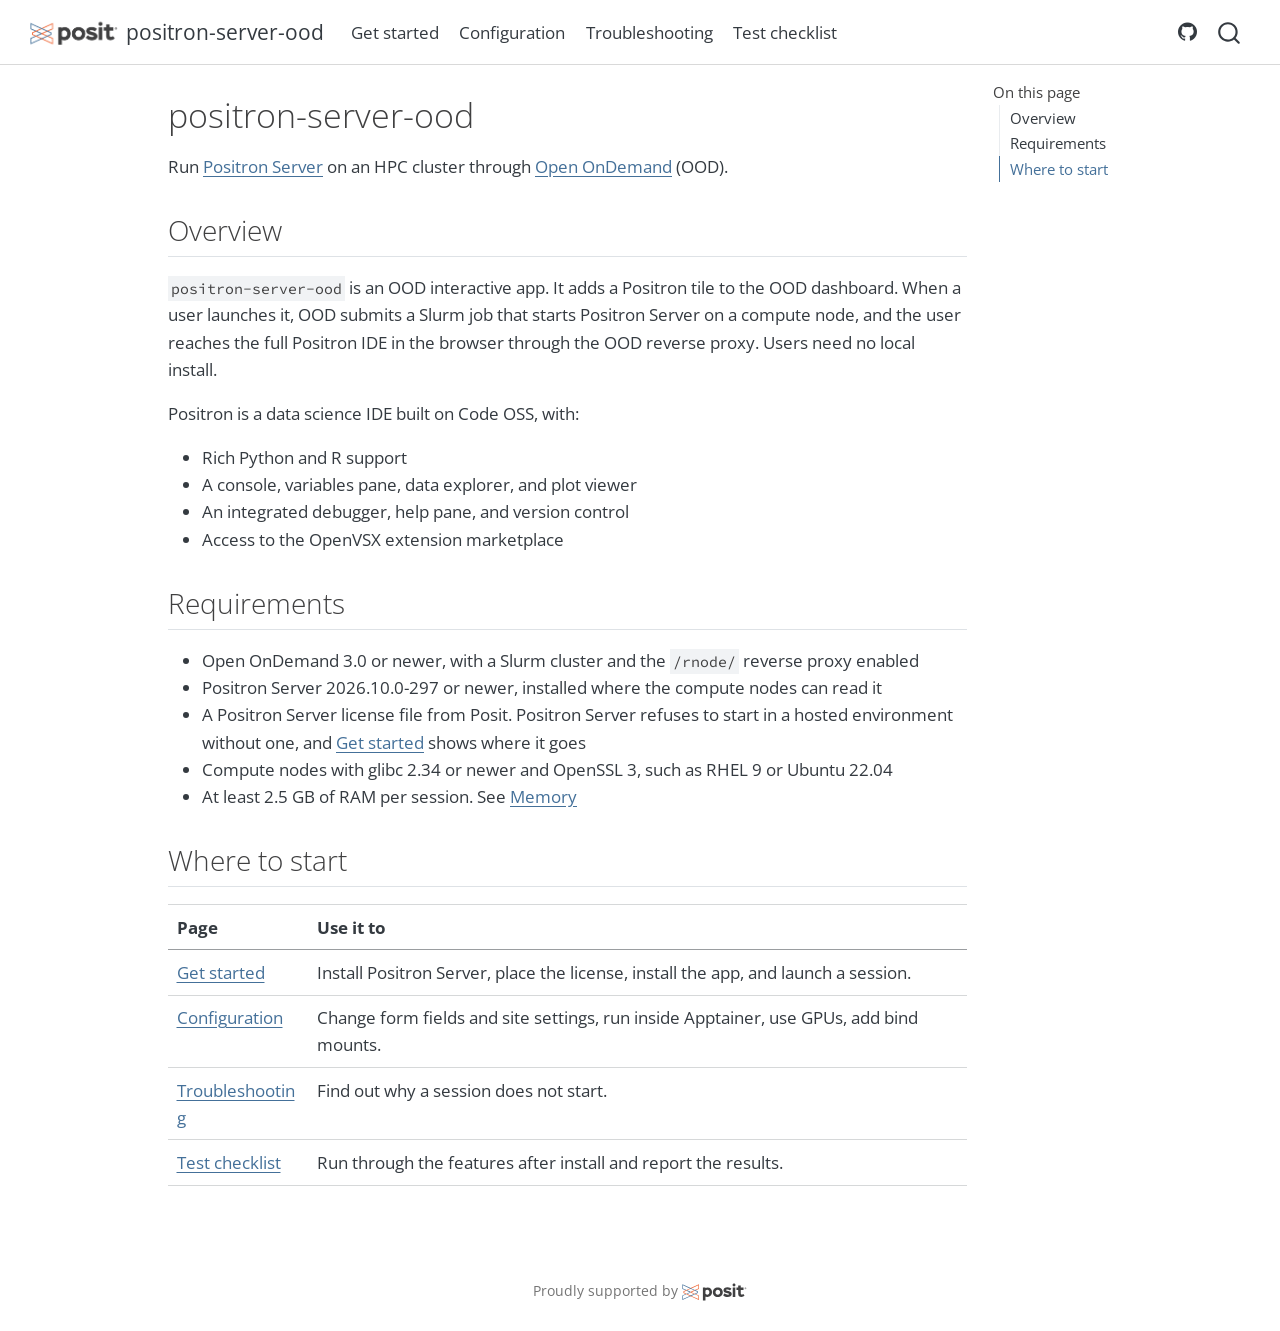
<file: index.html>
<!DOCTYPE html>
<html xmlns="http://www.w3.org/1999/xhtml" lang="en" xml:lang="en"><head>

<meta charset="utf-8">
<meta name="generator" content="quarto-1.10.19">

<meta name="viewport" content="width=device-width, initial-scale=1.0, user-scalable=yes">


<title>positron-server-ood</title>
<style>
/* Default styles provided by pandoc.
** See https://pandoc.org/MANUAL.html#variables-for-html for config info.
*/
span.smallcaps{font-variant: small-caps;}
div.columns{display: flex; gap: 1.5em;}
div.column{flex: auto;}
@media screen {
div.columns{gap: min(4vw, 1.5em);}
div.column{overflow-x: auto;}
}
div.hanging-indent{margin-left: 1.5em; text-indent: -1.5em;}
ul.task-list{list-style: none;}
ul.task-list li input[type="checkbox"] {
  width: 0.8em;
  margin: 0 0.8em 0.2em -1em; /* quarto-specific, see https://github.com/quarto-dev/quarto-cli/issues/4556 */ 
  vertical-align: middle;
}
</style>


<script src="site_libs/quarto-nav/quarto-nav.js"></script>
<script src="site_libs/clipboard/clipboard.min.js"></script>
<script src="site_libs/quarto-search/autocomplete.umd.js"></script>
<script src="site_libs/quarto-search/fuse.min.js"></script>
<script src="site_libs/quarto-search/quarto-search.js"></script>
<meta name="quarto:offset" content="./">
<link href="./_brand/logos/posit-horiz-full-color.png" rel="icon" type="image/png">
<script src="site_libs/quarto-html/quarto.js" type="module"></script>
<script src="site_libs/quarto-html/tabsets/tabsets.js" type="module"></script>
<script src="site_libs/quarto-html/popper.min.js"></script>
<script src="site_libs/quarto-html/tippy.umd.min.js"></script>
<script src="site_libs/quarto-html/anchor.min.js"></script>
<link href="site_libs/quarto-html/tippy.css" rel="stylesheet">
<link href="site_libs/quarto-html/quarto-syntax-highlighting-cda858a997f762f21442baaf74cb975e.css" rel="stylesheet" class="quarto-color-scheme" id="quarto-text-highlighting-styles">
<link href="site_libs/quarto-html/quarto-syntax-highlighting-dark-cda858a997f762f21442baaf74cb975e.css" rel="stylesheet" class="quarto-color-scheme quarto-color-alternate" id="quarto-text-highlighting-styles">
<link href="site_libs/quarto-html/quarto-syntax-highlighting-cda858a997f762f21442baaf74cb975e.css" rel="stylesheet" class="quarto-color-scheme-extra" id="quarto-text-highlighting-styles">
<script src="site_libs/bootstrap/bootstrap.min.js"></script>
<link href="site_libs/bootstrap/bootstrap-icons.css" rel="stylesheet">
<link href="site_libs/bootstrap/bootstrap-b2fc79449713649001a4cddf0acdeabc.min.css" rel="stylesheet" append-hash="true" class="quarto-color-scheme" id="quarto-bootstrap" data-mode="light">
<link href="site_libs/bootstrap/bootstrap-dark-b2fc79449713649001a4cddf0acdeabc.min.css" rel="stylesheet" append-hash="true" class="quarto-color-scheme quarto-color-alternate" id="quarto-bootstrap" data-mode="light">
<link href="site_libs/bootstrap/bootstrap-b2fc79449713649001a4cddf0acdeabc.min.css" rel="stylesheet" append-hash="true" class="quarto-color-scheme-extra" id="quarto-bootstrap" data-mode="light">
<script id="quarto-search-options" type="application/json">{
  "location": "navbar",
  "copy-button": false,
  "collapse-after": 3,
  "panel-placement": "end",
  "type": "overlay",
  "limit": 50,
  "keyboard-shortcut": [
    "f",
    "/",
    "s"
  ],
  "show-item-context": false,
  "language": {
    "search-no-results-text": "No results",
    "search-matching-documents-text": "matching documents",
    "search-copy-link-title": "Copy link to search",
    "search-hide-matches-text": "Hide additional matches",
    "search-more-match-text": "more match in this document",
    "search-more-matches-text": "more matches in this document",
    "search-clear-button-title": "Clear",
    "search-text-placeholder": "",
    "search-detached-cancel-button-title": "Cancel",
    "search-submit-button-title": "Submit",
    "search-label": "Search"
  }
}</script>


</head>

<body class="nav-fixed quarto-light">

<div id="quarto-search-results"></div>
  <header id="quarto-header" class="headroom fixed-top">
    <nav class="navbar navbar-expand-lg " data-bs-theme="dark">
      <div class="navbar-container container-fluid">
      <div class="navbar-brand-container mx-auto">
    <a href="./index.html" class="navbar-brand navbar-brand-logo">
    <img src="./_brand/logos/posit-horiz-full-color.png" alt="Posit logo." class="navbar-logo light-content">
    <img src="./_brand/logos/posit-horiz-full-color.png" alt="Posit logo." class="navbar-logo dark-content">
    </a>
    <a class="navbar-brand" href="./index.html">
    <span class="navbar-title">positron-server-ood</span>
    </a>
  </div>
            <div id="quarto-search" class="" title="Search"></div>
          <button class="navbar-toggler" type="button" data-bs-toggle="collapse" data-bs-target="#navbarCollapse" aria-controls="navbarCollapse" role="menu" aria-expanded="false" aria-label="Toggle navigation" onclick="if (window.quartoToggleHeadroom) { window.quartoToggleHeadroom(); }">
  <span class="navbar-toggler-icon"></span>
</button>
          <div class="collapse navbar-collapse" id="navbarCollapse">
            <ul class="navbar-nav navbar-nav-scroll me-auto">
  <li class="nav-item">
    <a class="nav-link" href="./get_started.html"> 
<span class="menu-text">Get started</span></a>
  </li>  
  <li class="nav-item">
    <a class="nav-link" href="./configuration.html"> 
<span class="menu-text">Configuration</span></a>
  </li>  
  <li class="nav-item">
    <a class="nav-link" href="./troubleshooting.html"> 
<span class="menu-text">Troubleshooting</span></a>
  </li>  
  <li class="nav-item">
    <a class="nav-link" href="./test_checklist.html"> 
<span class="menu-text">Test checklist</span></a>
  </li>  
</ul>
            <ul class="navbar-nav navbar-nav-scroll ms-auto">
  <li class="nav-item compact">
    <a class="nav-link" href="https://github.com/posit-dev/positron-server-ood"> <i class="bi bi-github" role="img" aria-label="positron-server-ood GitHub">
</i> 
<span class="menu-text"></span></a>
  </li>  
</ul>
          </div> <!-- /navcollapse -->
            <div class="quarto-navbar-tools">
</div>
      </div> <!-- /container-fluid -->
    </nav>
</header>
<!-- content -->
<div id="quarto-content" class="quarto-container page-columns page-rows-contents page-layout-article page-navbar">
<!-- sidebar -->
<!-- margin-sidebar -->
    <div id="quarto-margin-sidebar" class="sidebar margin-sidebar">
        <nav id="TOC" role="doc-toc" class="toc-active">
    <h2 id="toc-title">On this page</h2>
   
  <ul>
  <li><a href="#overview" id="toc-overview" class="nav-link active" data-scroll-target="#overview">Overview</a></li>
  <li><a href="#requirements" id="toc-requirements" class="nav-link" data-scroll-target="#requirements">Requirements</a></li>
  <li><a href="#where-to-start" id="toc-where-to-start" class="nav-link" data-scroll-target="#where-to-start">Where to start</a></li>
  </ul>
</nav>
    </div>
<!-- main -->
<main class="content" id="quarto-document-content">

<header id="title-block-header" class="quarto-title-block default">
<div class="quarto-title">
<h1 class="title">positron-server-ood</h1>
</div>



<div class="quarto-title-meta">

    
  
    
  </div>
  


</header>


<p>Run <a href="https://github.com/posit-dev/positron">Positron Server</a> on an HPC cluster through <a href="https://openondemand.org/">Open OnDemand</a> (OOD).</p>
<section id="overview" class="level2">
<h2 class="anchored" data-anchor-id="overview">Overview</h2>
<p><code>positron-server-ood</code> is an OOD interactive app. It adds a Positron tile to the OOD dashboard. When a user launches it, OOD submits a Slurm job that starts Positron Server on a compute node, and the user reaches the full Positron IDE in the browser through the OOD reverse proxy. Users need no local install.</p>
<p>Positron is a data science IDE built on Code OSS, with:</p>
<ul>
<li>Rich Python and R support</li>
<li>A console, variables pane, data explorer, and plot viewer</li>
<li>An integrated debugger, help pane, and version control</li>
<li>Access to the OpenVSX extension marketplace</li>
</ul>
</section>
<section id="requirements" class="level2">
<h2 class="anchored" data-anchor-id="requirements">Requirements</h2>
<ul>
<li>Open OnDemand 3.0 or newer, with a Slurm cluster and the <code>/rnode/</code> reverse proxy enabled</li>
<li>Positron Server 2026.10.0-297 or newer, installed where the compute nodes can read it</li>
<li>A Positron Server license file from Posit. Positron Server refuses to start in a hosted environment without one, and <a href="./get_started.html#place-the-license-file">Get started</a> shows where it goes</li>
<li>Compute nodes with glibc 2.34 or newer and OpenSSL 3, such as RHEL 9 or Ubuntu 22.04</li>
<li>At least 2.5 GB of RAM per session. See <a href="./configuration.html#memory">Memory</a></li>
</ul>
</section>
<section id="where-to-start" class="level2">
<h2 class="anchored" data-anchor-id="where-to-start">Where to start</h2>
<table class="caption-top table">
<thead>
<tr class="header">
<th>Page</th>
<th>Use it to</th>
</tr>
</thead>
<tbody>
<tr class="odd">
<td><a href="./get_started.html">Get started</a></td>
<td>Install Positron Server, place the license, install the app, and launch a session.</td>
</tr>
<tr class="even">
<td><a href="./configuration.html">Configuration</a></td>
<td>Change form fields and site settings, run inside Apptainer, use GPUs, add bind mounts.</td>
</tr>
<tr class="odd">
<td><a href="./troubleshooting.html">Troubleshooting</a></td>
<td>Find out why a session does not start.</td>
</tr>
<tr class="even">
<td><a href="./test_checklist.html">Test checklist</a></td>
<td>Run through the features after install and report the results.</td>
</tr>
</tbody>
</table>


</section>

</main> <!-- /main -->
<script id="quarto-html-after-body" type="application/javascript">
  window.document.addEventListener("DOMContentLoaded", function (event) {
    const icon = "";
    const anchorJS = new window.AnchorJS();
    anchorJS.options = {
      placement: 'right',
      icon: icon
    };
    anchorJS.add('.anchored');
    const isCodeAnnotation = (el) => {
      for (const clz of el.classList) {
        if (clz.startsWith('code-annotation-')) {                     
          return true;
        }
      }
      return false;
    }
    const onCopySuccess = function(e) {
      // button target
      const button = e.trigger;
      // don't keep focus
      button.blur();
      // flash "checked"
      button.classList.add('code-copy-button-checked');
      var currentTitle = button.getAttribute("title");
      button.setAttribute("title", "Copied!");
      let tooltip;
      if (window.bootstrap) {
        button.setAttribute("data-bs-toggle", "tooltip");
        button.setAttribute("data-bs-placement", "left");
        button.setAttribute("data-bs-title", "Copied!");
        tooltip = new bootstrap.Tooltip(button, 
          { trigger: "manual", 
            customClass: "code-copy-button-tooltip",
            offset: [0, -8]});
        tooltip.show();    
      }
      setTimeout(function() {
        if (tooltip) {
          tooltip.hide();
          button.removeAttribute("data-bs-title");
          button.removeAttribute("data-bs-toggle");
          button.removeAttribute("data-bs-placement");
        }
        button.setAttribute("title", currentTitle);
        button.classList.remove('code-copy-button-checked');
      }, 1000);
      // clear code selection
      e.clearSelection();
    }
    const getTextToCopy = function(trigger) {
      const outerScaffold = trigger.parentElement.cloneNode(true);
      const codeEl = outerScaffold.querySelector('code');
      for (const childEl of codeEl.children) {
        if (isCodeAnnotation(childEl)) {
          childEl.remove();
        }
      }
      return codeEl.innerText;
    }
    const clipboard = new window.ClipboardJS('.code-copy-button:not([data-in-quarto-modal])', {
      text: getTextToCopy
    });
    clipboard.on('success', onCopySuccess);
    if (window.document.getElementById('quarto-embedded-source-code-modal')) {
      const clipboardModal = new window.ClipboardJS('.code-copy-button[data-in-quarto-modal]', {
        text: getTextToCopy,
        container: window.document.getElementById('quarto-embedded-source-code-modal')
      });
      clipboardModal.on('success', onCopySuccess);
    }
      var localhostRegex = new RegExp(/^(?:http|https):\/\/localhost\:?[0-9]*\//);
      var mailtoRegex = new RegExp(/^mailto:/);
        var filterRegex = new RegExp('/' + window.location.host + '/');
      var isInternal = (href) => {
          return filterRegex.test(href) || localhostRegex.test(href) || mailtoRegex.test(href);
      }
      // Inspect non-navigation links and adorn them if external
     var links = window.document.querySelectorAll('a[href]:not(.nav-link):not(.navbar-brand):not(.toc-action):not(.sidebar-link):not(.sidebar-item-toggle):not(.pagination-link):not(.no-external):not([aria-hidden]):not(.dropdown-item):not(.quarto-navigation-tool):not(.about-link)');
      for (var i=0; i<links.length; i++) {
        const link = links[i];
        if (!isInternal(link.href)) {
          // undo the damage that might have been done by quarto-nav.js in the case of
          // links that we want to consider external
          if (link.dataset.originalHref !== undefined) {
            link.href = link.dataset.originalHref;
          }
        }
      }
    function tippyHover(el, contentFn, onTriggerFn, onUntriggerFn) {
      const config = {
        allowHTML: true,
        maxWidth: 500,
        delay: 100,
        arrow: false,
        appendTo: function(el) {
            return el.parentElement;
        },
        interactive: true,
        interactiveBorder: 10,
        theme: 'quarto',
        placement: 'bottom-start',
      };
      if (contentFn) {
        config.content = contentFn;
      }
      if (onTriggerFn) {
        config.onTrigger = onTriggerFn;
      }
      if (onUntriggerFn) {
        config.onUntrigger = onUntriggerFn;
      }
      window.tippy(el, config); 
    }
    const noterefs = window.document.querySelectorAll('a[role="doc-noteref"]');
    for (var i=0; i<noterefs.length; i++) {
      const ref = noterefs[i];
      tippyHover(ref, function() {
        // use id or data attribute instead here
        let href = ref.getAttribute('data-footnote-href') || ref.getAttribute('href');
        try { href = new URL(href).hash; } catch {}
        const id = href.replace(/^#\/?/, "");
        const note = window.document.getElementById(id);
        if (note) {
          return note.innerHTML;
        } else {
          return "";
        }
      });
    }
    const xrefs = window.document.querySelectorAll('a.quarto-xref');
    const processXRef = (id, note) => {
      // Strip column container classes
      const stripColumnClz = (el) => {
        el.classList.remove("page-full", "page-columns");
        if (el.children) {
          for (const child of el.children) {
            stripColumnClz(child);
          }
        }
      }
      stripColumnClz(note)
      if (id === null || id.startsWith('sec-')) {
        // Special case sections, only their first couple elements
        const container = document.createElement("div");
        if (note.children && note.children.length > 2) {
          container.appendChild(note.children[0].cloneNode(true));
          for (let i = 1; i < note.children.length; i++) {
            const child = note.children[i];
            if (child.tagName === "P" && child.innerText === "") {
              continue;
            } else {
              container.appendChild(child.cloneNode(true));
              break;
            }
          }
          if (window.Quarto?.typesetMath) {
            window.Quarto.typesetMath(container);
          }
          return container.innerHTML
        } else {
          if (window.Quarto?.typesetMath) {
            window.Quarto.typesetMath(note);
          }
          return note.innerHTML;
        }
      } else {
        // Remove any anchor links if they are present
        const anchorLink = note.querySelector('a.anchorjs-link');
        if (anchorLink) {
          anchorLink.remove();
        }
        if (window.Quarto?.typesetMath) {
          window.Quarto.typesetMath(note);
        }
        if (note.classList.contains("callout")) {
          return note.outerHTML;
        } else {
          return note.innerHTML;
        }
      }
    }
    for (var i=0; i<xrefs.length; i++) {
      const xref = xrefs[i];
      tippyHover(xref, undefined, function(instance) {
        instance.disable();
        let url = xref.getAttribute('href');
        let hash = undefined; 
        if (url.startsWith('#')) {
          hash = url;
        } else {
          try { hash = new URL(url).hash; } catch {}
        }
        if (hash) {
          const id = hash.replace(/^#\/?/, "");
          const note = window.document.getElementById(id);
          if (note !== null) {
            try {
              const html = processXRef(id, note.cloneNode(true));
              instance.setContent(html);
            } finally {
              instance.enable();
              instance.show();
            }
          } else {
            // See if we can fetch this
            fetch(url.split('#')[0])
            .then(res => res.text())
            .then(html => {
              const parser = new DOMParser();
              const htmlDoc = parser.parseFromString(html, "text/html");
              const note = htmlDoc.getElementById(id);
              if (note !== null) {
                const html = processXRef(id, note);
                instance.setContent(html);
              } 
            }).finally(() => {
              instance.enable();
              instance.show();
            });
          }
        } else {
          // See if we can fetch a full url (with no hash to target)
          // This is a special case and we should probably do some content thinning / targeting
          fetch(url)
          .then(res => res.text())
          .then(html => {
            const parser = new DOMParser();
            const htmlDoc = parser.parseFromString(html, "text/html");
            const note = htmlDoc.querySelector('main.content');
            if (note !== null) {
              // This should only happen for chapter cross references
              // (since there is no id in the URL)
              // remove the first header
              if (note.children.length > 0 && note.children[0].tagName === "HEADER") {
                note.children[0].remove();
              }
              const html = processXRef(null, note);
              instance.setContent(html);
            } 
          }).finally(() => {
            instance.enable();
            instance.show();
          });
        }
      }, function(instance) {
      });
    }
        let selectedAnnoteEl;
        const selectorForAnnotation = ( cell, annotation) => {
          let cellAttr = 'data-code-cell="' + cell + '"';
          let lineAttr = 'data-code-annotation="' +  annotation + '"';
          const selector = 'span[' + cellAttr + '][' + lineAttr + ']';
          return selector;
        }
        const selectCodeLines = (annoteEl) => {
          const doc = window.document;
          const targetCell = annoteEl.getAttribute("data-target-cell");
          const targetAnnotation = annoteEl.getAttribute("data-target-annotation");
          const annoteSpan = window.document.querySelector(selectorForAnnotation(targetCell, targetAnnotation));
          const lines = annoteSpan.getAttribute("data-code-lines").split(",");
          const lineIds = lines.map((line) => {
            return targetCell + "-" + line;
          })
          let top = null;
          let height = null;
          let parent = null;
          if (lineIds.length > 0) {
              //compute the position of the single el (top and bottom and make a div)
              const el = window.document.getElementById(lineIds[0]);
              top = el.offsetTop;
              height = el.offsetHeight;
              parent = el.parentElement.parentElement;
            if (lineIds.length > 1) {
              const lastEl = window.document.getElementById(lineIds[lineIds.length - 1]);
              const bottom = lastEl.offsetTop + lastEl.offsetHeight;
              height = bottom - top;
            }
            if (top !== null && height !== null && parent !== null) {
              // cook up a div (if necessary) and position it 
              let div = window.document.getElementById("code-annotation-line-highlight");
              if (div === null) {
                div = window.document.createElement("div");
                div.setAttribute("id", "code-annotation-line-highlight");
                div.style.position = 'absolute';
                parent.appendChild(div);
              }
              div.style.top = top - 2 + "px";
              div.style.height = height + 4 + "px";
              div.style.left = 0;
              let gutterDiv = window.document.getElementById("code-annotation-line-highlight-gutter");
              if (gutterDiv === null) {
                gutterDiv = window.document.createElement("div");
                gutterDiv.setAttribute("id", "code-annotation-line-highlight-gutter");
                gutterDiv.style.position = 'absolute';
                const codeCell = window.document.getElementById(targetCell);
                const gutter = codeCell.querySelector('.code-annotation-gutter');
                gutter.appendChild(gutterDiv);
              }
              gutterDiv.style.top = top - 2 + "px";
              gutterDiv.style.height = height + 4 + "px";
            }
            selectedAnnoteEl = annoteEl;
          }
        };
        const unselectCodeLines = () => {
          const elementsIds = ["code-annotation-line-highlight", "code-annotation-line-highlight-gutter"];
          elementsIds.forEach((elId) => {
            const div = window.document.getElementById(elId);
            if (div) {
              div.remove();
            }
          });
          selectedAnnoteEl = undefined;
        };
          // Handle positioning of the toggle
      window.addEventListener(
        "resize",
        throttle(() => {
          elRect = undefined;
          if (selectedAnnoteEl) {
            selectCodeLines(selectedAnnoteEl);
          }
        }, 10)
      );
      function throttle(fn, ms) {
      let throttle = false;
      let timer;
        return (...args) => {
          if(!throttle) { // first call gets through
              fn.apply(this, args);
              throttle = true;
          } else { // all the others get throttled
              if(timer) clearTimeout(timer); // cancel #2
              timer = setTimeout(() => {
                fn.apply(this, args);
                timer = throttle = false;
              }, ms);
          }
        };
      }
        // Attach click handler to the DT
        const annoteDls = window.document.querySelectorAll('dt[data-target-cell]');
        for (const annoteDlNode of annoteDls) {
          annoteDlNode.addEventListener('click', (event) => {
            const clickedEl = event.target;
            if (clickedEl !== selectedAnnoteEl) {
              unselectCodeLines();
              const activeEl = window.document.querySelector('dt[data-target-cell].code-annotation-active');
              if (activeEl) {
                activeEl.classList.remove('code-annotation-active');
              }
              selectCodeLines(clickedEl);
              clickedEl.classList.add('code-annotation-active');
            } else {
              // Unselect the line
              unselectCodeLines();
              clickedEl.classList.remove('code-annotation-active');
            }
          });
        }
    const findCites = (el) => {
      const parentEl = el.parentElement;
      if (parentEl) {
        const cites = parentEl.dataset.cites;
        if (cites) {
          return {
            el,
            cites: cites.split(' ')
          };
        } else {
          return findCites(el.parentElement)
        }
      } else {
        return undefined;
      }
    };
    var bibliorefs = window.document.querySelectorAll('a[role="doc-biblioref"]');
    for (var i=0; i<bibliorefs.length; i++) {
      const ref = bibliorefs[i];
      const citeInfo = findCites(ref);
      if (citeInfo) {
        tippyHover(citeInfo.el, function() {
          var popup = window.document.createElement('div');
          citeInfo.cites.forEach(function(cite) {
            var citeDiv = window.document.createElement('div');
            citeDiv.classList.add('hanging-indent');
            citeDiv.classList.add('csl-entry');
            var biblioDiv = window.document.getElementById('ref-' + cite);
            if (biblioDiv) {
              citeDiv.innerHTML = biblioDiv.innerHTML;
            }
            popup.appendChild(citeDiv);
          });
          return popup.innerHTML;
        });
      }
    }
  });
  </script>
</div> <!-- /content -->
<footer class="footer">
  <div class="nav-footer">
    <div class="nav-footer-left">
      &nbsp;
    </div>   
    <div class="nav-footer-center">
<p>Proudly supported by <a href="https://posit.co/"><img src="images/posit-logo.svg" class="img-fluid" alt="Posit PBC" width="65"></a></p>
</div>
    <div class="nav-footer-right">
      &nbsp;
    </div>
  </div>
</footer>




</body></html>
</file>
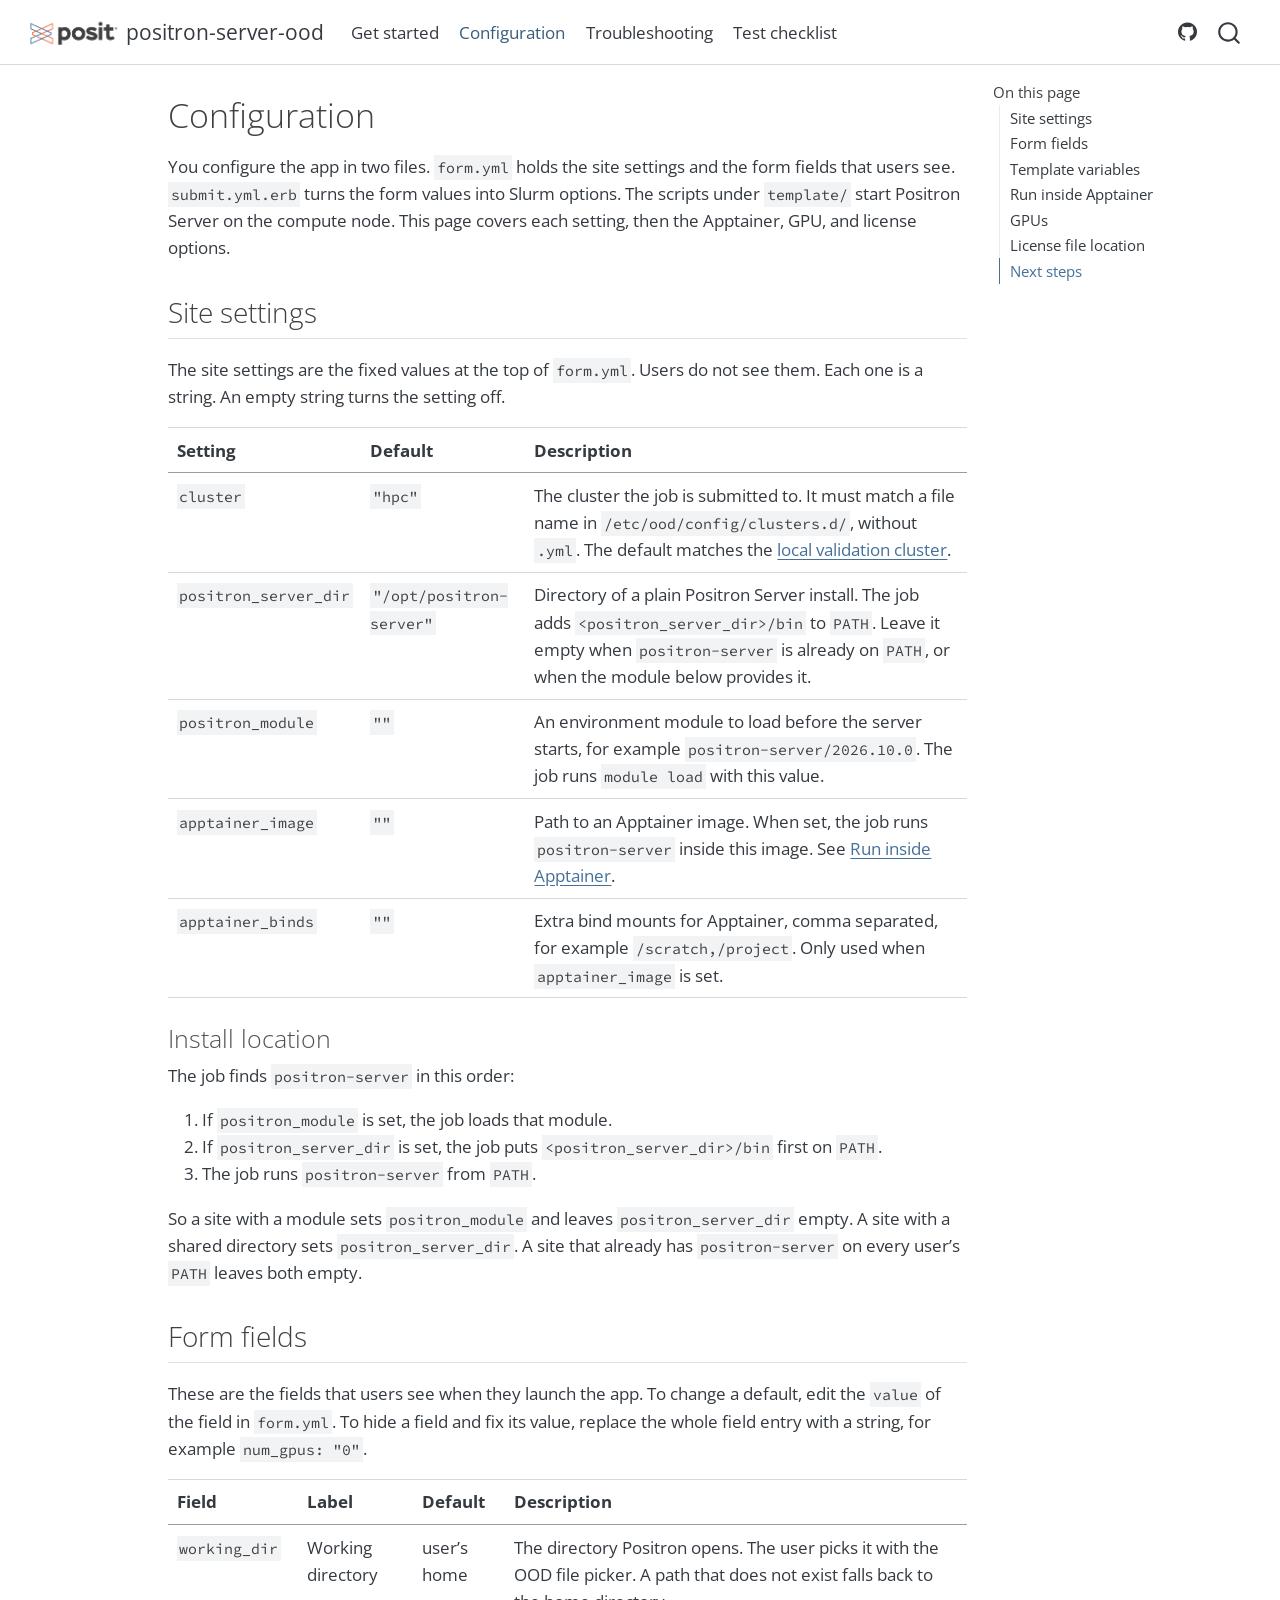
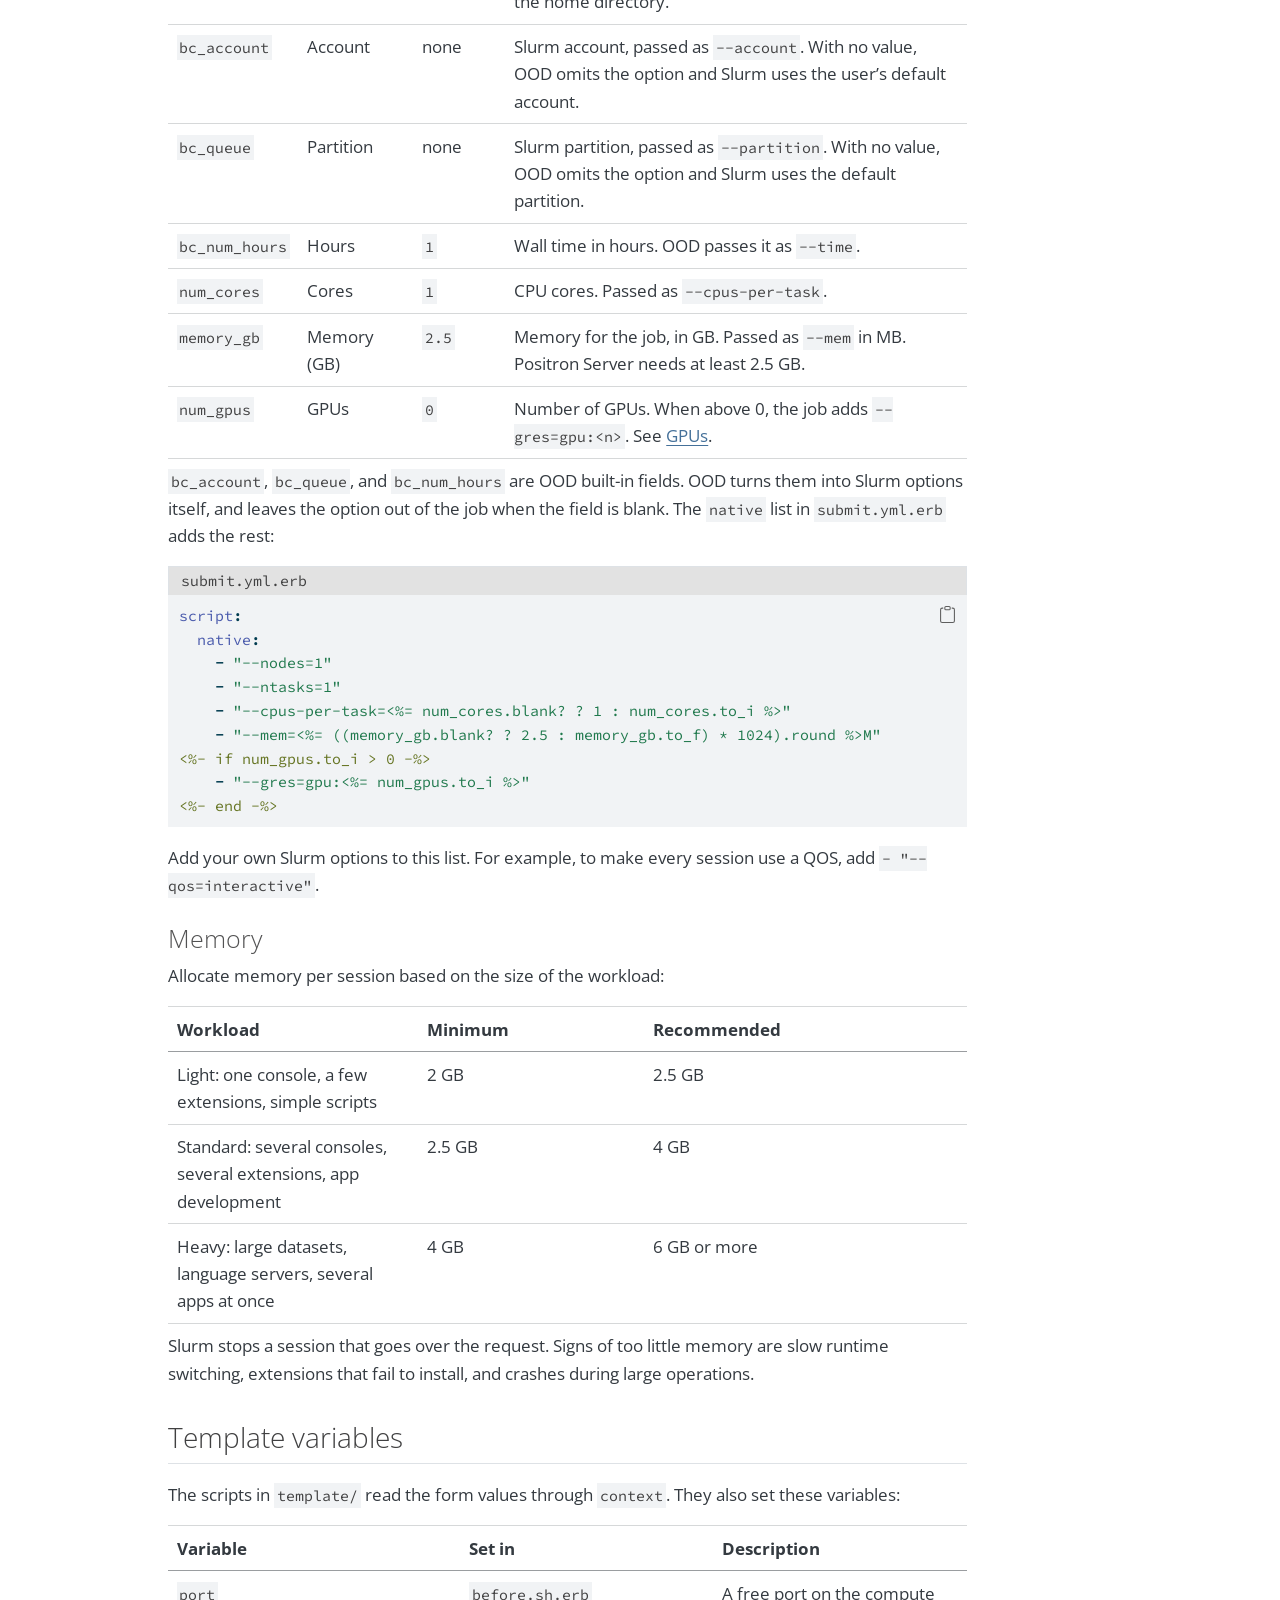
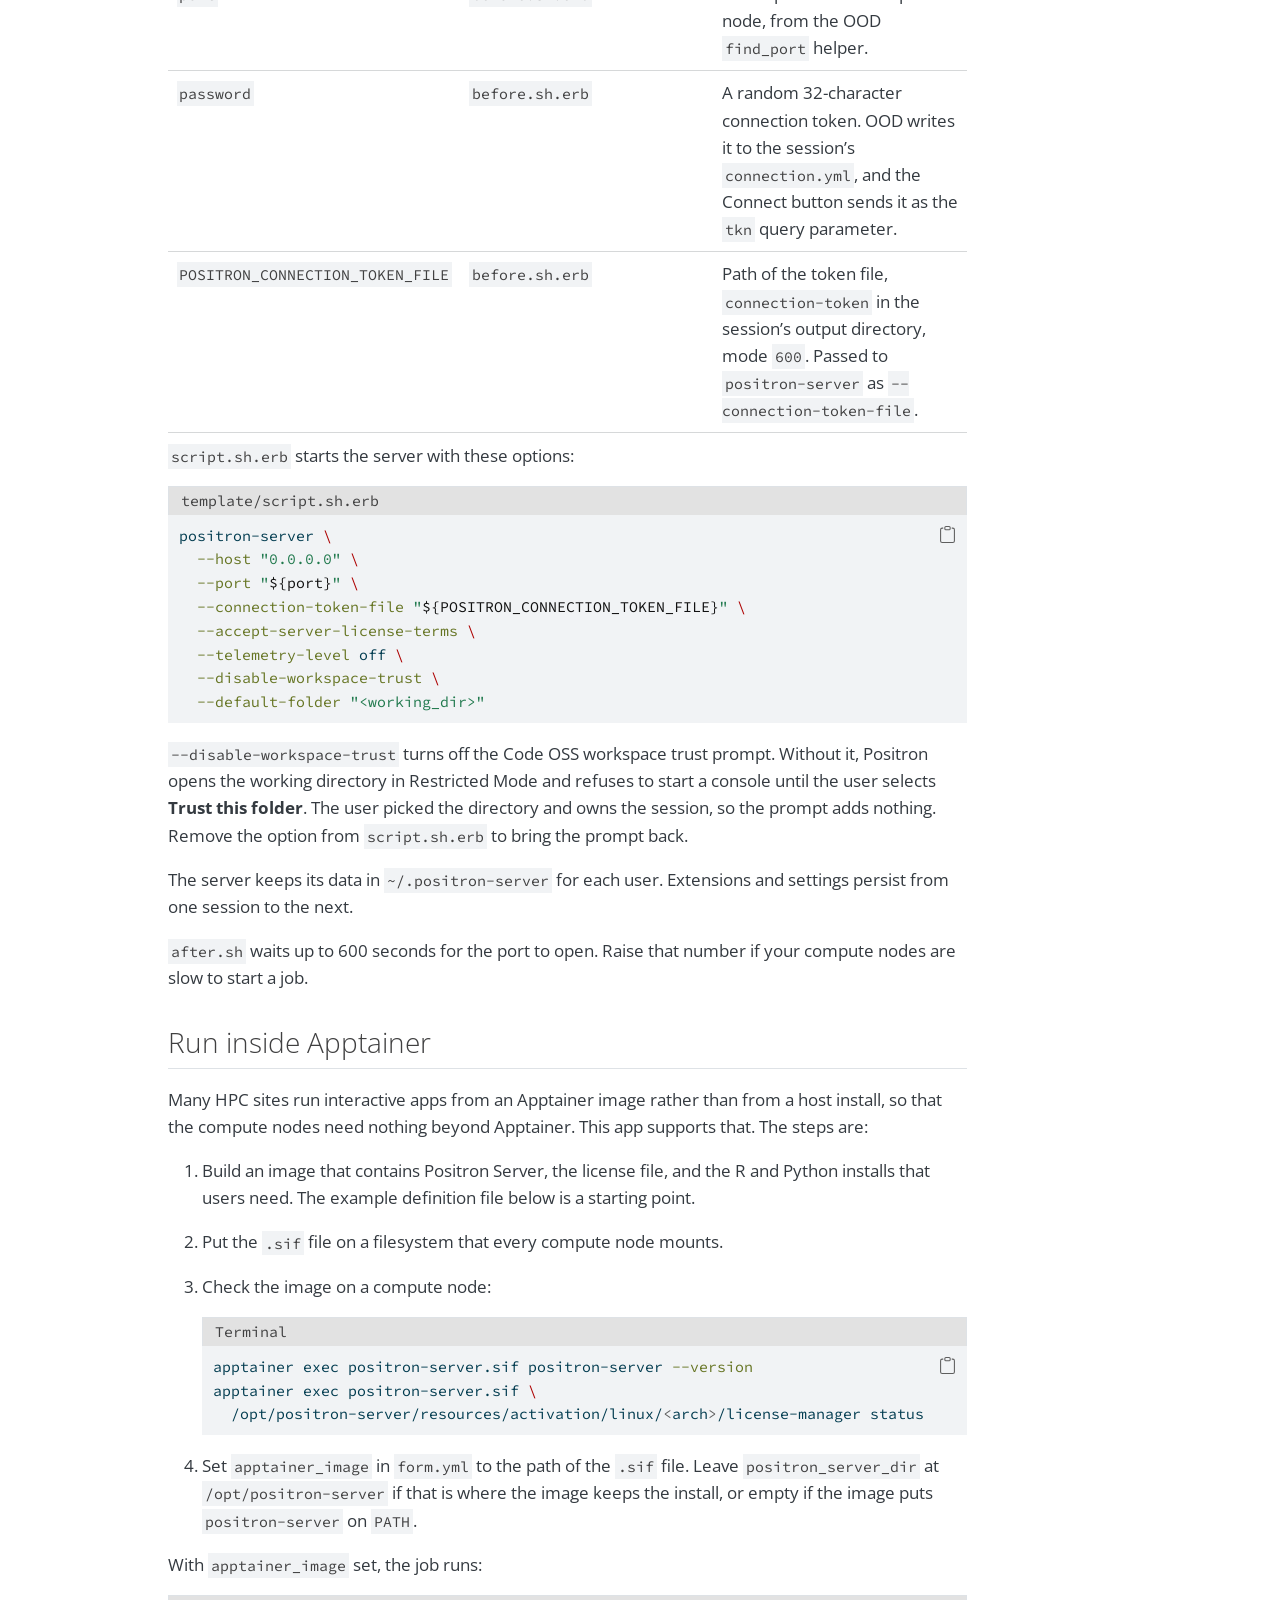
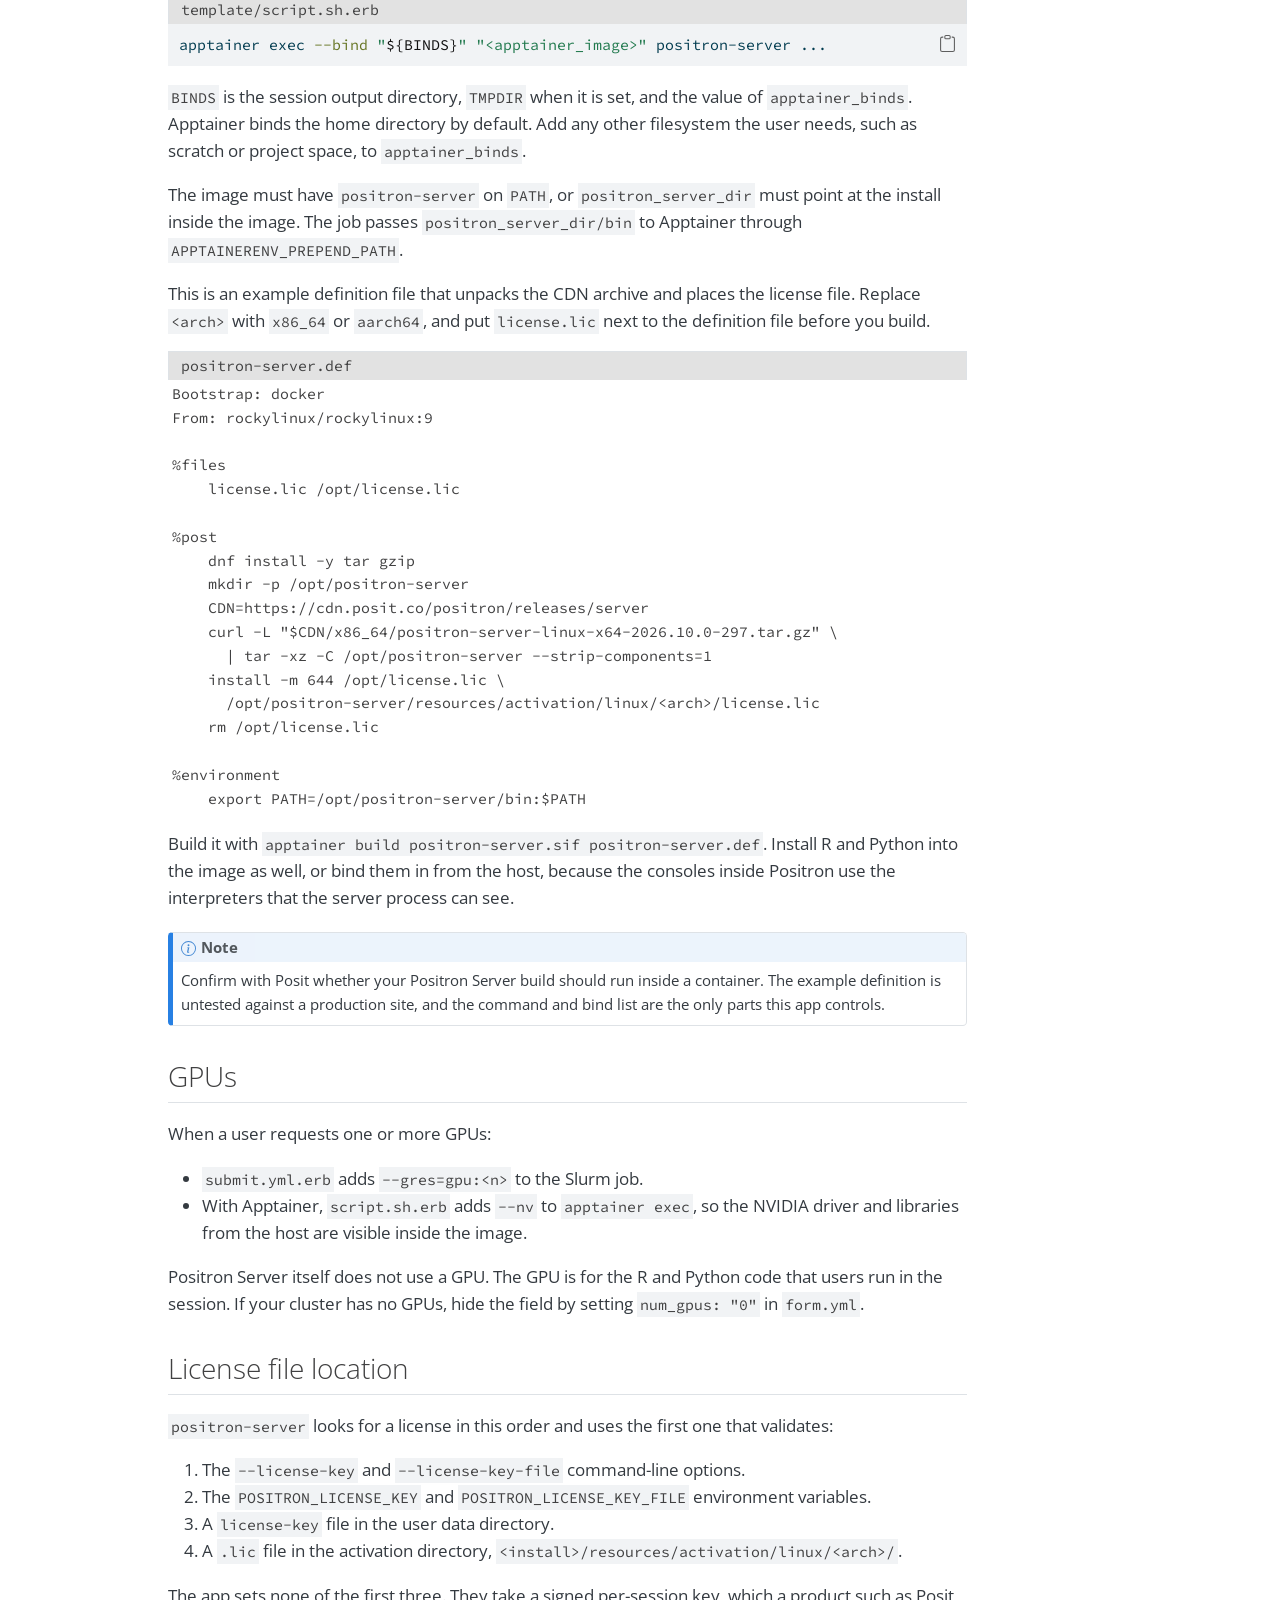
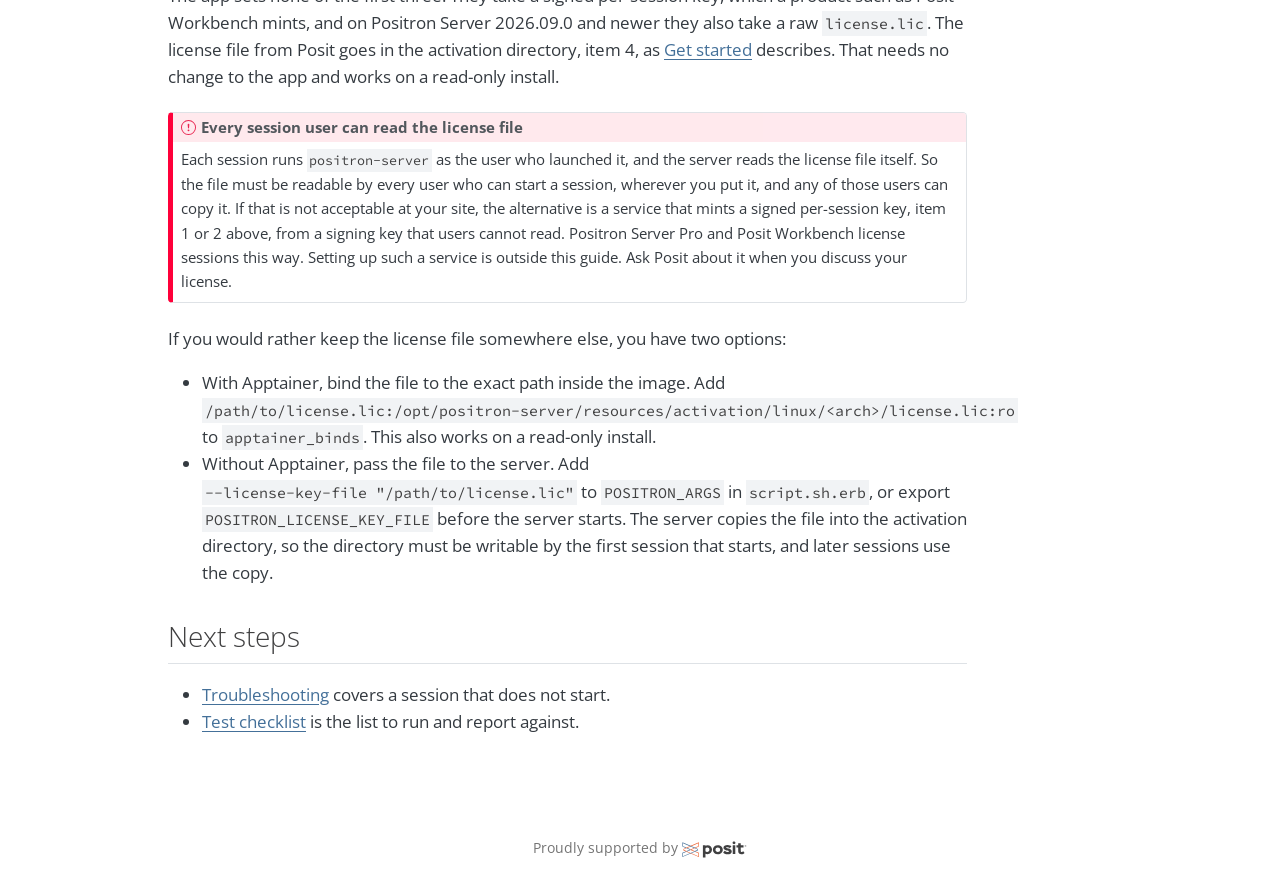
<file: configuration.html>
<!DOCTYPE html>
<html xmlns="http://www.w3.org/1999/xhtml" lang="en" xml:lang="en"><head>

<meta charset="utf-8">
<meta name="generator" content="quarto-1.10.19">

<meta name="viewport" content="width=device-width, initial-scale=1.0, user-scalable=yes">


<title>Configuration – positron-server-ood</title>
<style>
/* Default styles provided by pandoc.
** See https://pandoc.org/MANUAL.html#variables-for-html for config info.
*/
span.smallcaps{font-variant: small-caps;}
div.columns{display: flex; gap: 1.5em;}
div.column{flex: auto;}
@media screen {
div.columns{gap: min(4vw, 1.5em);}
div.column{overflow-x: auto;}
}
div.hanging-indent{margin-left: 1.5em; text-indent: -1.5em;}
ul.task-list{list-style: none;}
ul.task-list li input[type="checkbox"] {
  width: 0.8em;
  margin: 0 0.8em 0.2em -1em; /* quarto-specific, see https://github.com/quarto-dev/quarto-cli/issues/4556 */ 
  vertical-align: middle;
}
/* CSS for syntax highlighting */
html { -webkit-text-size-adjust: 100%; }
pre > code.sourceCode { white-space: pre; position: relative; }
pre > code.sourceCode > span { display: inline-block; line-height: 1.25; }
pre > code.sourceCode > span:empty { height: 1.2em; }
.sourceCode { overflow: visible; }
code.sourceCode > span { color: inherit; text-decoration: inherit; }
div.sourceCode { margin: 1em 0; }
pre.sourceCode { margin: 0; }
@media screen {
div.sourceCode { overflow: auto; }
}
@media print {
pre > code.sourceCode { white-space: pre-wrap; }
pre > code.sourceCode > span { text-indent: -5em; padding-left: 5em; }
}
pre.numberSource code
  { counter-reset: source-line 0; }
pre.numberSource code > span
  { position: relative; left: -4em; counter-increment: source-line; }
pre.numberSource code > span > a:first-child::before
  { content: counter(source-line);
    position: relative; left: -1em; text-align: right; vertical-align: baseline;
    border: none; display: inline-block;
    -webkit-touch-callout: none; -webkit-user-select: none;
    -khtml-user-select: none; -moz-user-select: none;
    -ms-user-select: none; user-select: none;
    padding: 0 4px; width: 4em;
  }
pre.numberSource { margin-left: 3em;  padding-left: 4px; }
div.sourceCode
  {   }
@media screen {
pre > code.sourceCode > span > a:first-child::before { text-decoration: underline; }
}
</style>


<script src="site_libs/quarto-nav/quarto-nav.js"></script>
<script src="site_libs/clipboard/clipboard.min.js"></script>
<script src="site_libs/quarto-search/autocomplete.umd.js"></script>
<script src="site_libs/quarto-search/fuse.min.js"></script>
<script src="site_libs/quarto-search/quarto-search.js"></script>
<meta name="quarto:offset" content="./">
<link href="./_brand/logos/posit-horiz-full-color.png" rel="icon" type="image/png">
<script src="site_libs/quarto-html/quarto.js" type="module"></script>
<script src="site_libs/quarto-html/tabsets/tabsets.js" type="module"></script>
<script src="site_libs/quarto-html/popper.min.js"></script>
<script src="site_libs/quarto-html/tippy.umd.min.js"></script>
<script src="site_libs/quarto-html/anchor.min.js"></script>
<link href="site_libs/quarto-html/tippy.css" rel="stylesheet">
<link href="site_libs/quarto-html/quarto-syntax-highlighting-cda858a997f762f21442baaf74cb975e.css" rel="stylesheet" class="quarto-color-scheme" id="quarto-text-highlighting-styles">
<link href="site_libs/quarto-html/quarto-syntax-highlighting-dark-cda858a997f762f21442baaf74cb975e.css" rel="stylesheet" class="quarto-color-scheme quarto-color-alternate" id="quarto-text-highlighting-styles">
<link href="site_libs/quarto-html/quarto-syntax-highlighting-cda858a997f762f21442baaf74cb975e.css" rel="stylesheet" class="quarto-color-scheme-extra" id="quarto-text-highlighting-styles">
<script src="site_libs/bootstrap/bootstrap.min.js"></script>
<link href="site_libs/bootstrap/bootstrap-icons.css" rel="stylesheet">
<link href="site_libs/bootstrap/bootstrap-b2fc79449713649001a4cddf0acdeabc.min.css" rel="stylesheet" append-hash="true" class="quarto-color-scheme" id="quarto-bootstrap" data-mode="light">
<link href="site_libs/bootstrap/bootstrap-dark-b2fc79449713649001a4cddf0acdeabc.min.css" rel="stylesheet" append-hash="true" class="quarto-color-scheme quarto-color-alternate" id="quarto-bootstrap" data-mode="light">
<link href="site_libs/bootstrap/bootstrap-b2fc79449713649001a4cddf0acdeabc.min.css" rel="stylesheet" append-hash="true" class="quarto-color-scheme-extra" id="quarto-bootstrap" data-mode="light">
<script id="quarto-search-options" type="application/json">{
  "location": "navbar",
  "copy-button": false,
  "collapse-after": 3,
  "panel-placement": "end",
  "type": "overlay",
  "limit": 50,
  "keyboard-shortcut": [
    "f",
    "/",
    "s"
  ],
  "show-item-context": false,
  "language": {
    "search-no-results-text": "No results",
    "search-matching-documents-text": "matching documents",
    "search-copy-link-title": "Copy link to search",
    "search-hide-matches-text": "Hide additional matches",
    "search-more-match-text": "more match in this document",
    "search-more-matches-text": "more matches in this document",
    "search-clear-button-title": "Clear",
    "search-text-placeholder": "",
    "search-detached-cancel-button-title": "Cancel",
    "search-submit-button-title": "Submit",
    "search-label": "Search"
  }
}</script>


</head>

<body class="nav-fixed quarto-light">

<div id="quarto-search-results"></div>
  <header id="quarto-header" class="headroom fixed-top">
    <nav class="navbar navbar-expand-lg " data-bs-theme="dark">
      <div class="navbar-container container-fluid">
      <div class="navbar-brand-container mx-auto">
    <a href="./index.html" class="navbar-brand navbar-brand-logo">
    <img src="./_brand/logos/posit-horiz-full-color.png" alt="Posit logo." class="navbar-logo light-content">
    <img src="./_brand/logos/posit-horiz-full-color.png" alt="Posit logo." class="navbar-logo dark-content">
    </a>
    <a class="navbar-brand" href="./index.html">
    <span class="navbar-title">positron-server-ood</span>
    </a>
  </div>
            <div id="quarto-search" class="" title="Search"></div>
          <button class="navbar-toggler" type="button" data-bs-toggle="collapse" data-bs-target="#navbarCollapse" aria-controls="navbarCollapse" role="menu" aria-expanded="false" aria-label="Toggle navigation" onclick="if (window.quartoToggleHeadroom) { window.quartoToggleHeadroom(); }">
  <span class="navbar-toggler-icon"></span>
</button>
          <div class="collapse navbar-collapse" id="navbarCollapse">
            <ul class="navbar-nav navbar-nav-scroll me-auto">
  <li class="nav-item">
    <a class="nav-link" href="./get_started.html"> 
<span class="menu-text">Get started</span></a>
  </li>  
  <li class="nav-item">
    <a class="nav-link active" href="./configuration.html" aria-current="page"> 
<span class="menu-text">Configuration</span></a>
  </li>  
  <li class="nav-item">
    <a class="nav-link" href="./troubleshooting.html"> 
<span class="menu-text">Troubleshooting</span></a>
  </li>  
  <li class="nav-item">
    <a class="nav-link" href="./test_checklist.html"> 
<span class="menu-text">Test checklist</span></a>
  </li>  
</ul>
            <ul class="navbar-nav navbar-nav-scroll ms-auto">
  <li class="nav-item compact">
    <a class="nav-link" href="https://github.com/posit-dev/positron-server-ood"> <i class="bi bi-github" role="img" aria-label="positron-server-ood GitHub">
</i> 
<span class="menu-text"></span></a>
  </li>  
</ul>
          </div> <!-- /navcollapse -->
            <div class="quarto-navbar-tools">
</div>
      </div> <!-- /container-fluid -->
    </nav>
</header>
<!-- content -->
<div id="quarto-content" class="quarto-container page-columns page-rows-contents page-layout-article page-navbar">
<!-- sidebar -->
<!-- margin-sidebar -->
    <div id="quarto-margin-sidebar" class="sidebar margin-sidebar">
        <nav id="TOC" role="doc-toc" class="toc-active">
    <h2 id="toc-title">On this page</h2>
   
  <ul>
  <li><a href="#site-settings" id="toc-site-settings" class="nav-link active" data-scroll-target="#site-settings">Site settings</a>
  <ul class="collapse">
  <li><a href="#install-location" id="toc-install-location" class="nav-link" data-scroll-target="#install-location">Install location</a></li>
  </ul></li>
  <li><a href="#form-fields" id="toc-form-fields" class="nav-link" data-scroll-target="#form-fields">Form fields</a>
  <ul class="collapse">
  <li><a href="#memory" id="toc-memory" class="nav-link" data-scroll-target="#memory">Memory</a></li>
  </ul></li>
  <li><a href="#template-variables" id="toc-template-variables" class="nav-link" data-scroll-target="#template-variables">Template variables</a></li>
  <li><a href="#run-inside-apptainer" id="toc-run-inside-apptainer" class="nav-link" data-scroll-target="#run-inside-apptainer">Run inside Apptainer</a></li>
  <li><a href="#gpus" id="toc-gpus" class="nav-link" data-scroll-target="#gpus">GPUs</a></li>
  <li><a href="#license-file-location" id="toc-license-file-location" class="nav-link" data-scroll-target="#license-file-location">License file location</a></li>
  <li><a href="#next-steps" id="toc-next-steps" class="nav-link" data-scroll-target="#next-steps">Next steps</a></li>
  </ul>
</nav>
    </div>
<!-- main -->
<main class="content" id="quarto-document-content">

<header id="title-block-header" class="quarto-title-block default">
<div class="quarto-title">
<h1 class="title">Configuration</h1>
</div>



<div class="quarto-title-meta">

    
  
    
  </div>
  


</header>


<p>You configure the app in two files. <code>form.yml</code> holds the site settings and the form fields that users see. <code>submit.yml.erb</code> turns the form values into Slurm options. The scripts under <code>template/</code> start Positron Server on the compute node. This page covers each setting, then the Apptainer, GPU, and license options.</p>
<section id="site-settings" class="level2">
<h2 class="anchored" data-anchor-id="site-settings">Site settings</h2>
<p>The site settings are the fixed values at the top of <code>form.yml</code>. Users do not see them. Each one is a string. An empty string turns the setting off.</p>
<table class="caption-top table">
<thead>
<tr class="header">
<th>Setting</th>
<th>Default</th>
<th>Description</th>
</tr>
</thead>
<tbody>
<tr class="odd">
<td><code>cluster</code></td>
<td><code>"hpc"</code></td>
<td>The cluster the job is submitted to. It must match a file name in <code>/etc/ood/config/clusters.d/</code>, without <code>.yml</code>. The default matches the <a href="https://github.com/posit-dev/positron-server-ood/tree/main/dev">local validation cluster</a>.</td>
</tr>
<tr class="even">
<td><code>positron_server_dir</code></td>
<td><code>"/opt/positron-server"</code></td>
<td>Directory of a plain Positron Server install. The job adds <code>&lt;positron_server_dir&gt;/bin</code> to <code>PATH</code>. Leave it empty when <code>positron-server</code> is already on <code>PATH</code>, or when the module below provides it.</td>
</tr>
<tr class="odd">
<td><code>positron_module</code></td>
<td><code>""</code></td>
<td>An environment module to load before the server starts, for example <code>positron-server/2026.10.0</code>. The job runs <code>module load</code> with this value.</td>
</tr>
<tr class="even">
<td><code>apptainer_image</code></td>
<td><code>""</code></td>
<td>Path to an Apptainer image. When set, the job runs <code>positron-server</code> inside this image. See <a href="#run-inside-apptainer">Run inside Apptainer</a>.</td>
</tr>
<tr class="odd">
<td><code>apptainer_binds</code></td>
<td><code>""</code></td>
<td>Extra bind mounts for Apptainer, comma separated, for example <code>/scratch,/project</code>. Only used when <code>apptainer_image</code> is set.</td>
</tr>
</tbody>
</table>
<section id="install-location" class="level3">
<h3 class="anchored" data-anchor-id="install-location">Install location</h3>
<p>The job finds <code>positron-server</code> in this order:</p>
<ol type="1">
<li>If <code>positron_module</code> is set, the job loads that module.</li>
<li>If <code>positron_server_dir</code> is set, the job puts <code>&lt;positron_server_dir&gt;/bin</code> first on <code>PATH</code>.</li>
<li>The job runs <code>positron-server</code> from <code>PATH</code>.</li>
</ol>
<p>So a site with a module sets <code>positron_module</code> and leaves <code>positron_server_dir</code> empty. A site with a shared directory sets <code>positron_server_dir</code>. A site that already has <code>positron-server</code> on every user’s <code>PATH</code> leaves both empty.</p>
</section>
</section>
<section id="form-fields" class="level2">
<h2 class="anchored" data-anchor-id="form-fields">Form fields</h2>
<p>These are the fields that users see when they launch the app. To change a default, edit the <code>value</code> of the field in <code>form.yml</code>. To hide a field and fix its value, replace the whole field entry with a string, for example <code>num_gpus: "0"</code>.</p>
<table class="caption-top table">
<thead>
<tr class="header">
<th>Field</th>
<th>Label</th>
<th>Default</th>
<th>Description</th>
</tr>
</thead>
<tbody>
<tr class="odd">
<td><code>working_dir</code></td>
<td>Working directory</td>
<td>user’s home</td>
<td>The directory Positron opens. The user picks it with the OOD file picker. A path that does not exist falls back to the home directory.</td>
</tr>
<tr class="even">
<td><code>bc_account</code></td>
<td>Account</td>
<td>none</td>
<td>Slurm account, passed as <code>--account</code>. With no value, OOD omits the option and Slurm uses the user’s default account.</td>
</tr>
<tr class="odd">
<td><code>bc_queue</code></td>
<td>Partition</td>
<td>none</td>
<td>Slurm partition, passed as <code>--partition</code>. With no value, OOD omits the option and Slurm uses the default partition.</td>
</tr>
<tr class="even">
<td><code>bc_num_hours</code></td>
<td>Hours</td>
<td><code>1</code></td>
<td>Wall time in hours. OOD passes it as <code>--time</code>.</td>
</tr>
<tr class="odd">
<td><code>num_cores</code></td>
<td>Cores</td>
<td><code>1</code></td>
<td>CPU cores. Passed as <code>--cpus-per-task</code>.</td>
</tr>
<tr class="even">
<td><code>memory_gb</code></td>
<td>Memory (GB)</td>
<td><code>2.5</code></td>
<td>Memory for the job, in GB. Passed as <code>--mem</code> in MB. Positron Server needs at least 2.5 GB.</td>
</tr>
<tr class="odd">
<td><code>num_gpus</code></td>
<td>GPUs</td>
<td><code>0</code></td>
<td>Number of GPUs. When above 0, the job adds <code>--gres=gpu:&lt;n&gt;</code>. See <a href="#gpus">GPUs</a>.</td>
</tr>
</tbody>
</table>
<p><code>bc_account</code>, <code>bc_queue</code>, and <code>bc_num_hours</code> are OOD built-in fields. OOD turns them into Slurm options itself, and leaves the option out of the job when the field is blank. The <code>native</code> list in <code>submit.yml.erb</code> adds the rest:</p>
<div class="code-with-filename">
<div class="code-with-filename-file">
<pre><strong>submit.yml.erb</strong></pre>
</div>
<div class="code-copy-outer-scaffold"><div class="sourceCode" id="cb1" data-filename="submit.yml.erb"><pre class="sourceCode yaml code-with-copy"><code class="sourceCode yaml"><span id="cb1-1"><a href="#cb1-1" aria-hidden="true" tabindex="-1"></a><span class="fu">script</span><span class="kw">:</span></span>
<span id="cb1-2"><a href="#cb1-2" aria-hidden="true" tabindex="-1"></a><span class="at">  </span><span class="fu">native</span><span class="kw">:</span></span>
<span id="cb1-3"><a href="#cb1-3" aria-hidden="true" tabindex="-1"></a><span class="at">    </span><span class="kw">-</span><span class="at"> </span><span class="st">"--nodes=1"</span></span>
<span id="cb1-4"><a href="#cb1-4" aria-hidden="true" tabindex="-1"></a><span class="at">    </span><span class="kw">-</span><span class="at"> </span><span class="st">"--ntasks=1"</span></span>
<span id="cb1-5"><a href="#cb1-5" aria-hidden="true" tabindex="-1"></a><span class="at">    </span><span class="kw">-</span><span class="at"> </span><span class="st">"--cpus-per-task=&lt;%= num_cores.blank? ? 1 : num_cores.to_i %&gt;"</span></span>
<span id="cb1-6"><a href="#cb1-6" aria-hidden="true" tabindex="-1"></a><span class="at">    </span><span class="kw">-</span><span class="at"> </span><span class="st">"--mem=&lt;%= ((memory_gb.blank? ? 2.5 : memory_gb.to_f) * 1024).round %&gt;M"</span></span>
<span id="cb1-7"><a href="#cb1-7" aria-hidden="true" tabindex="-1"></a><span class="at">&lt;%- if num_gpus.to_i &gt; 0 -%&gt;</span></span>
<span id="cb1-8"><a href="#cb1-8" aria-hidden="true" tabindex="-1"></a><span class="at">    </span><span class="kw">-</span><span class="at"> </span><span class="st">"--gres=gpu:&lt;%= num_gpus.to_i %&gt;"</span></span>
<span id="cb1-9"><a href="#cb1-9" aria-hidden="true" tabindex="-1"></a><span class="at">&lt;%- end -%&gt;</span></span></code></pre></div><button title="Copy to Clipboard" class="code-copy-button"><i class="bi"></i></button></div>
</div>
<p>Add your own Slurm options to this list. For example, to make every session use a QOS, add <code>- "--qos=interactive"</code>.</p>
<section id="memory" class="level3">
<h3 class="anchored" data-anchor-id="memory">Memory</h3>
<p>Allocate memory per session based on the size of the workload:</p>
<table class="caption-top table">
<colgroup>
<col style="width: 31%">
<col style="width: 28%">
<col style="width: 40%">
</colgroup>
<thead>
<tr class="header">
<th>Workload</th>
<th>Minimum</th>
<th>Recommended</th>
</tr>
</thead>
<tbody>
<tr class="odd">
<td>Light: one console, a few extensions, simple scripts</td>
<td>2 GB</td>
<td>2.5 GB</td>
</tr>
<tr class="even">
<td>Standard: several consoles, several extensions, app development</td>
<td>2.5 GB</td>
<td>4 GB</td>
</tr>
<tr class="odd">
<td>Heavy: large datasets, language servers, several apps at once</td>
<td>4 GB</td>
<td>6 GB or more</td>
</tr>
</tbody>
</table>
<p>Slurm stops a session that goes over the request. Signs of too little memory are slow runtime switching, extensions that fail to install, and crashes during large operations.</p>
</section>
</section>
<section id="template-variables" class="level2">
<h2 class="anchored" data-anchor-id="template-variables">Template variables</h2>
<p>The scripts in <code>template/</code> read the form values through <code>context</code>. They also set these variables:</p>
<table class="caption-top table">
<colgroup>
<col style="width: 33%">
<col style="width: 33%">
<col style="width: 33%">
</colgroup>
<thead>
<tr class="header">
<th>Variable</th>
<th>Set in</th>
<th>Description</th>
</tr>
</thead>
<tbody>
<tr class="odd">
<td><code>port</code></td>
<td><code>before.sh.erb</code></td>
<td>A free port on the compute node, from the OOD <code>find_port</code> helper.</td>
</tr>
<tr class="even">
<td><code>password</code></td>
<td><code>before.sh.erb</code></td>
<td>A random 32-character connection token. OOD writes it to the session’s <code>connection.yml</code>, and the Connect button sends it as the <code>tkn</code> query parameter.</td>
</tr>
<tr class="odd">
<td><code>POSITRON_CONNECTION_TOKEN_FILE</code></td>
<td><code>before.sh.erb</code></td>
<td>Path of the token file, <code>connection-token</code> in the session’s output directory, mode <code>600</code>. Passed to <code>positron-server</code> as <code>--connection-token-file</code>.</td>
</tr>
</tbody>
</table>
<p><code>script.sh.erb</code> starts the server with these options:</p>
<div class="code-with-filename">
<div class="code-with-filename-file">
<pre><strong>template/script.sh.erb</strong></pre>
</div>
<div class="code-copy-outer-scaffold"><div class="sourceCode" id="cb2" data-filename="template/script.sh.erb"><pre class="sourceCode bash code-with-copy"><code class="sourceCode bash"><span id="cb2-1"><a href="#cb2-1" aria-hidden="true" tabindex="-1"></a><span class="ex">positron-server</span> <span class="dt">\</span></span>
<span id="cb2-2"><a href="#cb2-2" aria-hidden="true" tabindex="-1"></a>  <span class="at">--host</span> <span class="st">"0.0.0.0"</span> <span class="dt">\</span></span>
<span id="cb2-3"><a href="#cb2-3" aria-hidden="true" tabindex="-1"></a>  <span class="at">--port</span> <span class="st">"</span><span class="va">${port}</span><span class="st">"</span> <span class="dt">\</span></span>
<span id="cb2-4"><a href="#cb2-4" aria-hidden="true" tabindex="-1"></a>  <span class="at">--connection-token-file</span> <span class="st">"</span><span class="va">${POSITRON_CONNECTION_TOKEN_FILE}</span><span class="st">"</span> <span class="dt">\</span></span>
<span id="cb2-5"><a href="#cb2-5" aria-hidden="true" tabindex="-1"></a>  <span class="at">--accept-server-license-terms</span> <span class="dt">\</span></span>
<span id="cb2-6"><a href="#cb2-6" aria-hidden="true" tabindex="-1"></a>  <span class="at">--telemetry-level</span> off <span class="dt">\</span></span>
<span id="cb2-7"><a href="#cb2-7" aria-hidden="true" tabindex="-1"></a>  <span class="at">--disable-workspace-trust</span> <span class="dt">\</span></span>
<span id="cb2-8"><a href="#cb2-8" aria-hidden="true" tabindex="-1"></a>  <span class="at">--default-folder</span> <span class="st">"&lt;working_dir&gt;"</span></span></code></pre></div><button title="Copy to Clipboard" class="code-copy-button"><i class="bi"></i></button></div>
</div>
<p><code>--disable-workspace-trust</code> turns off the Code OSS workspace trust prompt. Without it, Positron opens the working directory in Restricted Mode and refuses to start a console until the user selects <strong>Trust this folder</strong>. The user picked the directory and owns the session, so the prompt adds nothing. Remove the option from <code>script.sh.erb</code> to bring the prompt back.</p>
<p>The server keeps its data in <code>~/.positron-server</code> for each user. Extensions and settings persist from one session to the next.</p>
<p><code>after.sh</code> waits up to 600 seconds for the port to open. Raise that number if your compute nodes are slow to start a job.</p>
</section>
<section id="run-inside-apptainer" class="level2">
<h2 class="anchored" data-anchor-id="run-inside-apptainer">Run inside Apptainer</h2>
<p>Many HPC sites run interactive apps from an Apptainer image rather than from a host install, so that the compute nodes need nothing beyond Apptainer. This app supports that. The steps are:</p>
<ol type="1">
<li><p>Build an image that contains Positron Server, the license file, and the R and Python installs that users need. The example definition file below is a starting point.</p></li>
<li><p>Put the <code>.sif</code> file on a filesystem that every compute node mounts.</p></li>
<li><p>Check the image on a compute node:</p>
<div class="code-with-filename">
<div class="code-with-filename-file">
<pre><strong>Terminal</strong></pre>
</div>
<div class="code-copy-outer-scaffold"><div class="sourceCode" id="cb3" data-filename="Terminal"><pre class="sourceCode bash code-with-copy"><code class="sourceCode bash"><span id="cb3-1"><a href="#cb3-1" aria-hidden="true" tabindex="-1"></a><span class="ex">apptainer</span> exec positron-server.sif positron-server <span class="at">--version</span></span>
<span id="cb3-2"><a href="#cb3-2" aria-hidden="true" tabindex="-1"></a><span class="ex">apptainer</span> exec positron-server.sif <span class="dt">\</span></span>
<span id="cb3-3"><a href="#cb3-3" aria-hidden="true" tabindex="-1"></a>  /opt/positron-server/resources/activation/linux/<span class="op">&lt;</span>arch<span class="op">&gt;</span>/license-manager status</span></code></pre></div><button title="Copy to Clipboard" class="code-copy-button"><i class="bi"></i></button></div>
</div></li>
<li><p>Set <code>apptainer_image</code> in <code>form.yml</code> to the path of the <code>.sif</code> file. Leave <code>positron_server_dir</code> at <code>/opt/positron-server</code> if that is where the image keeps the install, or empty if the image puts <code>positron-server</code> on <code>PATH</code>.</p></li>
</ol>
<p>With <code>apptainer_image</code> set, the job runs:</p>
<div class="code-with-filename">
<div class="code-with-filename-file">
<pre><strong>template/script.sh.erb</strong></pre>
</div>
<div class="code-copy-outer-scaffold"><div class="sourceCode" id="cb4" data-filename="template/script.sh.erb"><pre class="sourceCode bash code-with-copy"><code class="sourceCode bash"><span id="cb4-1"><a href="#cb4-1" aria-hidden="true" tabindex="-1"></a><span class="ex">apptainer</span> exec <span class="at">--bind</span> <span class="st">"</span><span class="va">${BINDS}</span><span class="st">"</span> <span class="st">"&lt;apptainer_image&gt;"</span> positron-server ...</span></code></pre></div><button title="Copy to Clipboard" class="code-copy-button"><i class="bi"></i></button></div>
</div>
<p><code>BINDS</code> is the session output directory, <code>TMPDIR</code> when it is set, and the value of <code>apptainer_binds</code>. Apptainer binds the home directory by default. Add any other filesystem the user needs, such as scratch or project space, to <code>apptainer_binds</code>.</p>
<p>The image must have <code>positron-server</code> on <code>PATH</code>, or <code>positron_server_dir</code> must point at the install inside the image. The job passes <code>positron_server_dir/bin</code> to Apptainer through <code>APPTAINERENV_PREPEND_PATH</code>.</p>
<p>This is an example definition file that unpacks the CDN archive and places the license file. Replace <code>&lt;arch&gt;</code> with <code>x86_64</code> or <code>aarch64</code>, and put <code>license.lic</code> next to the definition file before you build.</p>
<div class="code-with-filename">
<div class="code-with-filename-file">
<pre><strong>positron-server.def</strong></pre>
</div>
<pre class="text" data-filename="positron-server.def"><code>Bootstrap: docker
From: rockylinux/rockylinux:9

%files
    license.lic /opt/license.lic

%post
    dnf install -y tar gzip
    mkdir -p /opt/positron-server
    CDN=https://cdn.posit.co/positron/releases/server
    curl -L "$CDN/x86_64/positron-server-linux-x64-2026.10.0-297.tar.gz" \
      | tar -xz -C /opt/positron-server --strip-components=1
    install -m 644 /opt/license.lic \
      /opt/positron-server/resources/activation/linux/&lt;arch&gt;/license.lic
    rm /opt/license.lic

%environment
    export PATH=/opt/positron-server/bin:$PATH</code></pre>
</div>
<p>Build it with <code>apptainer build positron-server.sif positron-server.def</code>. Install R and Python into the image as well, or bind them in from the host, because the consoles inside Positron use the interpreters that the server process can see.</p>
<div class="callout callout-style-default callout-note callout-titled">
<div class="callout-header d-flex align-content-center">
<div class="callout-icon-container">
<i class="callout-icon"></i>
</div>
<div class="callout-title-container flex-fill">
Note
</div>
</div>
<div class="callout-body-container callout-body">
<p>Confirm with Posit whether your Positron Server build should run inside a container. The example definition is untested against a production site, and the command and bind list are the only parts this app controls.</p>
</div>
</div>
</section>
<section id="gpus" class="level2">
<h2 class="anchored" data-anchor-id="gpus">GPUs</h2>
<p>When a user requests one or more GPUs:</p>
<ul>
<li><code>submit.yml.erb</code> adds <code>--gres=gpu:&lt;n&gt;</code> to the Slurm job.</li>
<li>With Apptainer, <code>script.sh.erb</code> adds <code>--nv</code> to <code>apptainer exec</code>, so the NVIDIA driver and libraries from the host are visible inside the image.</li>
</ul>
<p>Positron Server itself does not use a GPU. The GPU is for the R and Python code that users run in the session. If your cluster has no GPUs, hide the field by setting <code>num_gpus: "0"</code> in <code>form.yml</code>.</p>
</section>
<section id="license-file-location" class="level2">
<h2 class="anchored" data-anchor-id="license-file-location">License file location</h2>
<p><code>positron-server</code> looks for a license in this order and uses the first one that validates:</p>
<ol type="1">
<li>The <code>--license-key</code> and <code>--license-key-file</code> command-line options.</li>
<li>The <code>POSITRON_LICENSE_KEY</code> and <code>POSITRON_LICENSE_KEY_FILE</code> environment variables.</li>
<li>A <code>license-key</code> file in the user data directory.</li>
<li>A <code>.lic</code> file in the activation directory, <code>&lt;install&gt;/resources/activation/linux/&lt;arch&gt;/</code>.</li>
</ol>
<p>The app sets none of the first three. They take a signed per-session key, which a product such as Posit Workbench mints, and on Positron Server 2026.09.0 and newer they also take a raw <code>license.lic</code>. The license file from Posit goes in the activation directory, item 4, as <a href="./get_started.html#place-the-license-file">Get started</a> describes. That needs no change to the app and works on a read-only install.</p>
<div class="callout callout-style-default callout-important callout-titled">
<div class="callout-header d-flex align-content-center">
<div class="callout-icon-container">
<i class="callout-icon"></i>
</div>
<div class="callout-title-container flex-fill">
<span class="screen-reader-only">Important</span>Every session user can read the license file
</div>
</div>
<div class="callout-body-container callout-body">
<p>Each session runs <code>positron-server</code> as the user who launched it, and the server reads the license file itself. So the file must be readable by every user who can start a session, wherever you put it, and any of those users can copy it. If that is not acceptable at your site, the alternative is a service that mints a signed per-session key, item 1 or 2 above, from a signing key that users cannot read. Positron Server Pro and Posit Workbench license sessions this way. Setting up such a service is outside this guide. Ask Posit about it when you discuss your license.</p>
</div>
</div>
<p>If you would rather keep the license file somewhere else, you have two options:</p>
<ul>
<li>With Apptainer, bind the file to the exact path inside the image. Add <code>/path/to/license.lic:/opt/positron-server/resources/activation/linux/&lt;arch&gt;/license.lic:ro</code> to <code>apptainer_binds</code>. This also works on a read-only install.</li>
<li>Without Apptainer, pass the file to the server. Add <code>--license-key-file "/path/to/license.lic"</code> to <code>POSITRON_ARGS</code> in <code>script.sh.erb</code>, or export <code>POSITRON_LICENSE_KEY_FILE</code> before the server starts. The server copies the file into the activation directory, so the directory must be writable by the first session that starts, and later sessions use the copy.</li>
</ul>
</section>
<section id="next-steps" class="level2">
<h2 class="anchored" data-anchor-id="next-steps">Next steps</h2>
<ul>
<li><a href="./troubleshooting.html">Troubleshooting</a> covers a session that does not start.</li>
<li><a href="./test_checklist.html">Test checklist</a> is the list to run and report against.</li>
</ul>


</section>

</main> <!-- /main -->
<script id="quarto-html-after-body" type="application/javascript">
  window.document.addEventListener("DOMContentLoaded", function (event) {
    const icon = "";
    const anchorJS = new window.AnchorJS();
    anchorJS.options = {
      placement: 'right',
      icon: icon
    };
    anchorJS.add('.anchored');
    const isCodeAnnotation = (el) => {
      for (const clz of el.classList) {
        if (clz.startsWith('code-annotation-')) {                     
          return true;
        }
      }
      return false;
    }
    const onCopySuccess = function(e) {
      // button target
      const button = e.trigger;
      // don't keep focus
      button.blur();
      // flash "checked"
      button.classList.add('code-copy-button-checked');
      var currentTitle = button.getAttribute("title");
      button.setAttribute("title", "Copied!");
      let tooltip;
      if (window.bootstrap) {
        button.setAttribute("data-bs-toggle", "tooltip");
        button.setAttribute("data-bs-placement", "left");
        button.setAttribute("data-bs-title", "Copied!");
        tooltip = new bootstrap.Tooltip(button, 
          { trigger: "manual", 
            customClass: "code-copy-button-tooltip",
            offset: [0, -8]});
        tooltip.show();    
      }
      setTimeout(function() {
        if (tooltip) {
          tooltip.hide();
          button.removeAttribute("data-bs-title");
          button.removeAttribute("data-bs-toggle");
          button.removeAttribute("data-bs-placement");
        }
        button.setAttribute("title", currentTitle);
        button.classList.remove('code-copy-button-checked');
      }, 1000);
      // clear code selection
      e.clearSelection();
    }
    const getTextToCopy = function(trigger) {
      const outerScaffold = trigger.parentElement.cloneNode(true);
      const codeEl = outerScaffold.querySelector('code');
      for (const childEl of codeEl.children) {
        if (isCodeAnnotation(childEl)) {
          childEl.remove();
        }
      }
      return codeEl.innerText;
    }
    const clipboard = new window.ClipboardJS('.code-copy-button:not([data-in-quarto-modal])', {
      text: getTextToCopy
    });
    clipboard.on('success', onCopySuccess);
    if (window.document.getElementById('quarto-embedded-source-code-modal')) {
      const clipboardModal = new window.ClipboardJS('.code-copy-button[data-in-quarto-modal]', {
        text: getTextToCopy,
        container: window.document.getElementById('quarto-embedded-source-code-modal')
      });
      clipboardModal.on('success', onCopySuccess);
    }
      var localhostRegex = new RegExp(/^(?:http|https):\/\/localhost\:?[0-9]*\//);
      var mailtoRegex = new RegExp(/^mailto:/);
        var filterRegex = new RegExp('/' + window.location.host + '/');
      var isInternal = (href) => {
          return filterRegex.test(href) || localhostRegex.test(href) || mailtoRegex.test(href);
      }
      // Inspect non-navigation links and adorn them if external
     var links = window.document.querySelectorAll('a[href]:not(.nav-link):not(.navbar-brand):not(.toc-action):not(.sidebar-link):not(.sidebar-item-toggle):not(.pagination-link):not(.no-external):not([aria-hidden]):not(.dropdown-item):not(.quarto-navigation-tool):not(.about-link)');
      for (var i=0; i<links.length; i++) {
        const link = links[i];
        if (!isInternal(link.href)) {
          // undo the damage that might have been done by quarto-nav.js in the case of
          // links that we want to consider external
          if (link.dataset.originalHref !== undefined) {
            link.href = link.dataset.originalHref;
          }
        }
      }
    function tippyHover(el, contentFn, onTriggerFn, onUntriggerFn) {
      const config = {
        allowHTML: true,
        maxWidth: 500,
        delay: 100,
        arrow: false,
        appendTo: function(el) {
            return el.parentElement;
        },
        interactive: true,
        interactiveBorder: 10,
        theme: 'quarto',
        placement: 'bottom-start',
      };
      if (contentFn) {
        config.content = contentFn;
      }
      if (onTriggerFn) {
        config.onTrigger = onTriggerFn;
      }
      if (onUntriggerFn) {
        config.onUntrigger = onUntriggerFn;
      }
      window.tippy(el, config); 
    }
    const noterefs = window.document.querySelectorAll('a[role="doc-noteref"]');
    for (var i=0; i<noterefs.length; i++) {
      const ref = noterefs[i];
      tippyHover(ref, function() {
        // use id or data attribute instead here
        let href = ref.getAttribute('data-footnote-href') || ref.getAttribute('href');
        try { href = new URL(href).hash; } catch {}
        const id = href.replace(/^#\/?/, "");
        const note = window.document.getElementById(id);
        if (note) {
          return note.innerHTML;
        } else {
          return "";
        }
      });
    }
    const xrefs = window.document.querySelectorAll('a.quarto-xref');
    const processXRef = (id, note) => {
      // Strip column container classes
      const stripColumnClz = (el) => {
        el.classList.remove("page-full", "page-columns");
        if (el.children) {
          for (const child of el.children) {
            stripColumnClz(child);
          }
        }
      }
      stripColumnClz(note)
      if (id === null || id.startsWith('sec-')) {
        // Special case sections, only their first couple elements
        const container = document.createElement("div");
        if (note.children && note.children.length > 2) {
          container.appendChild(note.children[0].cloneNode(true));
          for (let i = 1; i < note.children.length; i++) {
            const child = note.children[i];
            if (child.tagName === "P" && child.innerText === "") {
              continue;
            } else {
              container.appendChild(child.cloneNode(true));
              break;
            }
          }
          if (window.Quarto?.typesetMath) {
            window.Quarto.typesetMath(container);
          }
          return container.innerHTML
        } else {
          if (window.Quarto?.typesetMath) {
            window.Quarto.typesetMath(note);
          }
          return note.innerHTML;
        }
      } else {
        // Remove any anchor links if they are present
        const anchorLink = note.querySelector('a.anchorjs-link');
        if (anchorLink) {
          anchorLink.remove();
        }
        if (window.Quarto?.typesetMath) {
          window.Quarto.typesetMath(note);
        }
        if (note.classList.contains("callout")) {
          return note.outerHTML;
        } else {
          return note.innerHTML;
        }
      }
    }
    for (var i=0; i<xrefs.length; i++) {
      const xref = xrefs[i];
      tippyHover(xref, undefined, function(instance) {
        instance.disable();
        let url = xref.getAttribute('href');
        let hash = undefined; 
        if (url.startsWith('#')) {
          hash = url;
        } else {
          try { hash = new URL(url).hash; } catch {}
        }
        if (hash) {
          const id = hash.replace(/^#\/?/, "");
          const note = window.document.getElementById(id);
          if (note !== null) {
            try {
              const html = processXRef(id, note.cloneNode(true));
              instance.setContent(html);
            } finally {
              instance.enable();
              instance.show();
            }
          } else {
            // See if we can fetch this
            fetch(url.split('#')[0])
            .then(res => res.text())
            .then(html => {
              const parser = new DOMParser();
              const htmlDoc = parser.parseFromString(html, "text/html");
              const note = htmlDoc.getElementById(id);
              if (note !== null) {
                const html = processXRef(id, note);
                instance.setContent(html);
              } 
            }).finally(() => {
              instance.enable();
              instance.show();
            });
          }
        } else {
          // See if we can fetch a full url (with no hash to target)
          // This is a special case and we should probably do some content thinning / targeting
          fetch(url)
          .then(res => res.text())
          .then(html => {
            const parser = new DOMParser();
            const htmlDoc = parser.parseFromString(html, "text/html");
            const note = htmlDoc.querySelector('main.content');
            if (note !== null) {
              // This should only happen for chapter cross references
              // (since there is no id in the URL)
              // remove the first header
              if (note.children.length > 0 && note.children[0].tagName === "HEADER") {
                note.children[0].remove();
              }
              const html = processXRef(null, note);
              instance.setContent(html);
            } 
          }).finally(() => {
            instance.enable();
            instance.show();
          });
        }
      }, function(instance) {
      });
    }
        let selectedAnnoteEl;
        const selectorForAnnotation = ( cell, annotation) => {
          let cellAttr = 'data-code-cell="' + cell + '"';
          let lineAttr = 'data-code-annotation="' +  annotation + '"';
          const selector = 'span[' + cellAttr + '][' + lineAttr + ']';
          return selector;
        }
        const selectCodeLines = (annoteEl) => {
          const doc = window.document;
          const targetCell = annoteEl.getAttribute("data-target-cell");
          const targetAnnotation = annoteEl.getAttribute("data-target-annotation");
          const annoteSpan = window.document.querySelector(selectorForAnnotation(targetCell, targetAnnotation));
          const lines = annoteSpan.getAttribute("data-code-lines").split(",");
          const lineIds = lines.map((line) => {
            return targetCell + "-" + line;
          })
          let top = null;
          let height = null;
          let parent = null;
          if (lineIds.length > 0) {
              //compute the position of the single el (top and bottom and make a div)
              const el = window.document.getElementById(lineIds[0]);
              top = el.offsetTop;
              height = el.offsetHeight;
              parent = el.parentElement.parentElement;
            if (lineIds.length > 1) {
              const lastEl = window.document.getElementById(lineIds[lineIds.length - 1]);
              const bottom = lastEl.offsetTop + lastEl.offsetHeight;
              height = bottom - top;
            }
            if (top !== null && height !== null && parent !== null) {
              // cook up a div (if necessary) and position it 
              let div = window.document.getElementById("code-annotation-line-highlight");
              if (div === null) {
                div = window.document.createElement("div");
                div.setAttribute("id", "code-annotation-line-highlight");
                div.style.position = 'absolute';
                parent.appendChild(div);
              }
              div.style.top = top - 2 + "px";
              div.style.height = height + 4 + "px";
              div.style.left = 0;
              let gutterDiv = window.document.getElementById("code-annotation-line-highlight-gutter");
              if (gutterDiv === null) {
                gutterDiv = window.document.createElement("div");
                gutterDiv.setAttribute("id", "code-annotation-line-highlight-gutter");
                gutterDiv.style.position = 'absolute';
                const codeCell = window.document.getElementById(targetCell);
                const gutter = codeCell.querySelector('.code-annotation-gutter');
                gutter.appendChild(gutterDiv);
              }
              gutterDiv.style.top = top - 2 + "px";
              gutterDiv.style.height = height + 4 + "px";
            }
            selectedAnnoteEl = annoteEl;
          }
        };
        const unselectCodeLines = () => {
          const elementsIds = ["code-annotation-line-highlight", "code-annotation-line-highlight-gutter"];
          elementsIds.forEach((elId) => {
            const div = window.document.getElementById(elId);
            if (div) {
              div.remove();
            }
          });
          selectedAnnoteEl = undefined;
        };
          // Handle positioning of the toggle
      window.addEventListener(
        "resize",
        throttle(() => {
          elRect = undefined;
          if (selectedAnnoteEl) {
            selectCodeLines(selectedAnnoteEl);
          }
        }, 10)
      );
      function throttle(fn, ms) {
      let throttle = false;
      let timer;
        return (...args) => {
          if(!throttle) { // first call gets through
              fn.apply(this, args);
              throttle = true;
          } else { // all the others get throttled
              if(timer) clearTimeout(timer); // cancel #2
              timer = setTimeout(() => {
                fn.apply(this, args);
                timer = throttle = false;
              }, ms);
          }
        };
      }
        // Attach click handler to the DT
        const annoteDls = window.document.querySelectorAll('dt[data-target-cell]');
        for (const annoteDlNode of annoteDls) {
          annoteDlNode.addEventListener('click', (event) => {
            const clickedEl = event.target;
            if (clickedEl !== selectedAnnoteEl) {
              unselectCodeLines();
              const activeEl = window.document.querySelector('dt[data-target-cell].code-annotation-active');
              if (activeEl) {
                activeEl.classList.remove('code-annotation-active');
              }
              selectCodeLines(clickedEl);
              clickedEl.classList.add('code-annotation-active');
            } else {
              // Unselect the line
              unselectCodeLines();
              clickedEl.classList.remove('code-annotation-active');
            }
          });
        }
    const findCites = (el) => {
      const parentEl = el.parentElement;
      if (parentEl) {
        const cites = parentEl.dataset.cites;
        if (cites) {
          return {
            el,
            cites: cites.split(' ')
          };
        } else {
          return findCites(el.parentElement)
        }
      } else {
        return undefined;
      }
    };
    var bibliorefs = window.document.querySelectorAll('a[role="doc-biblioref"]');
    for (var i=0; i<bibliorefs.length; i++) {
      const ref = bibliorefs[i];
      const citeInfo = findCites(ref);
      if (citeInfo) {
        tippyHover(citeInfo.el, function() {
          var popup = window.document.createElement('div');
          citeInfo.cites.forEach(function(cite) {
            var citeDiv = window.document.createElement('div');
            citeDiv.classList.add('hanging-indent');
            citeDiv.classList.add('csl-entry');
            var biblioDiv = window.document.getElementById('ref-' + cite);
            if (biblioDiv) {
              citeDiv.innerHTML = biblioDiv.innerHTML;
            }
            popup.appendChild(citeDiv);
          });
          return popup.innerHTML;
        });
      }
    }
  });
  </script>
</div> <!-- /content -->
<footer class="footer">
  <div class="nav-footer">
    <div class="nav-footer-left">
      &nbsp;
    </div>   
    <div class="nav-footer-center">
<p>Proudly supported by <a href="https://posit.co/"><img src="images/posit-logo.svg" class="img-fluid" alt="Posit PBC" width="65"></a></p>
</div>
    <div class="nav-footer-right">
      &nbsp;
    </div>
  </div>
</footer>




</body></html>
</file>
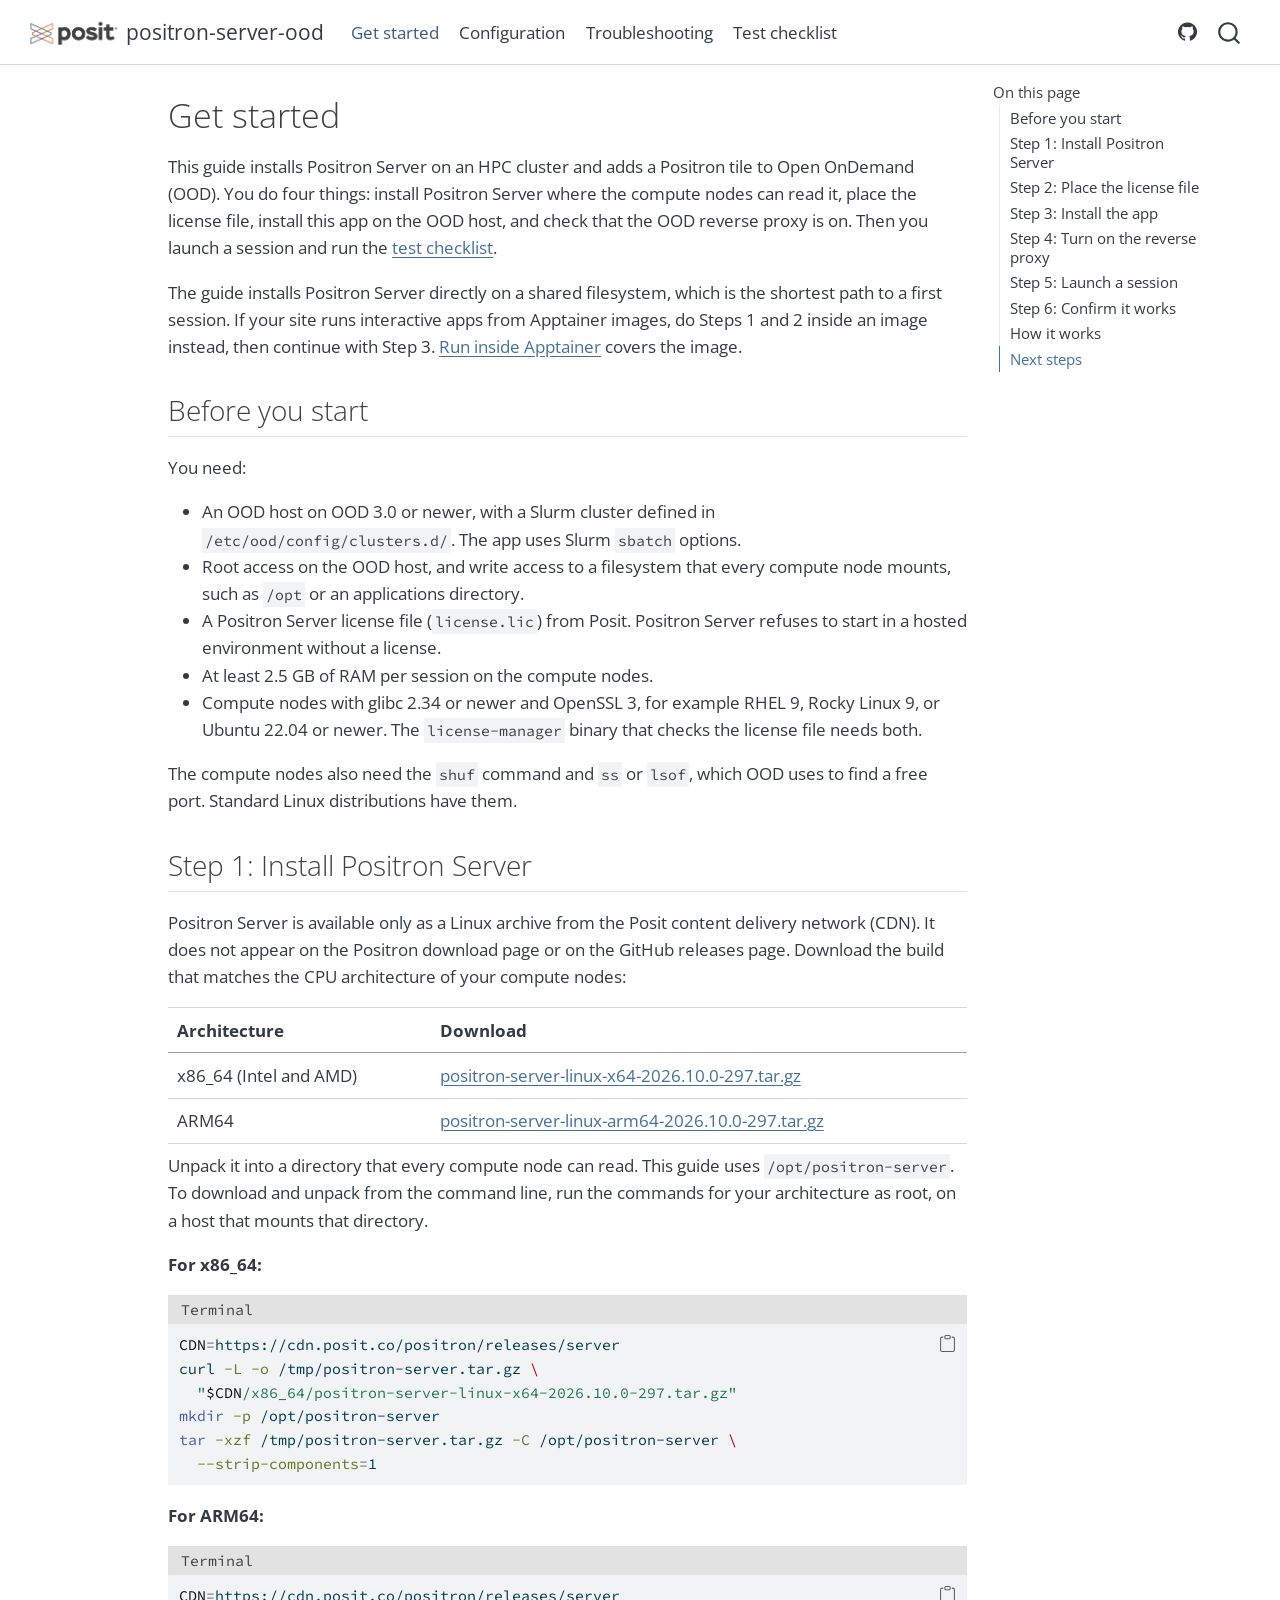
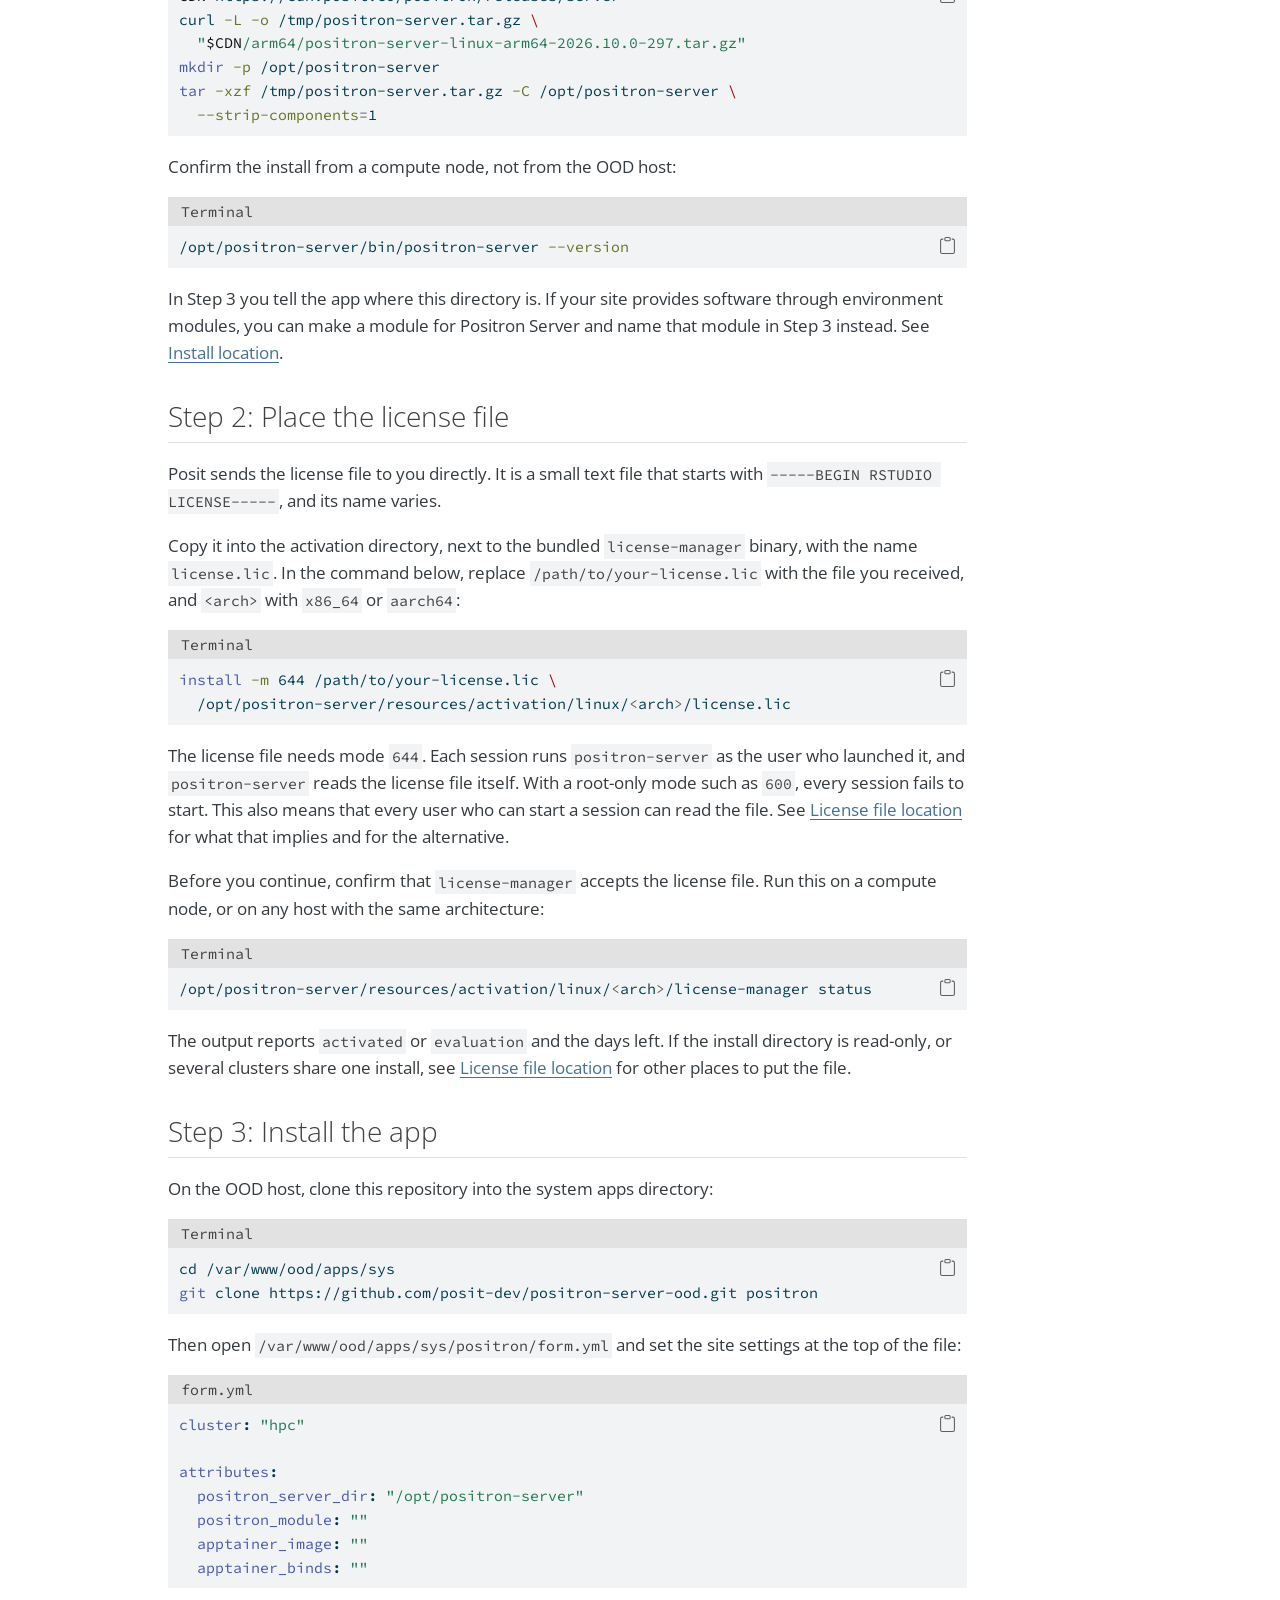
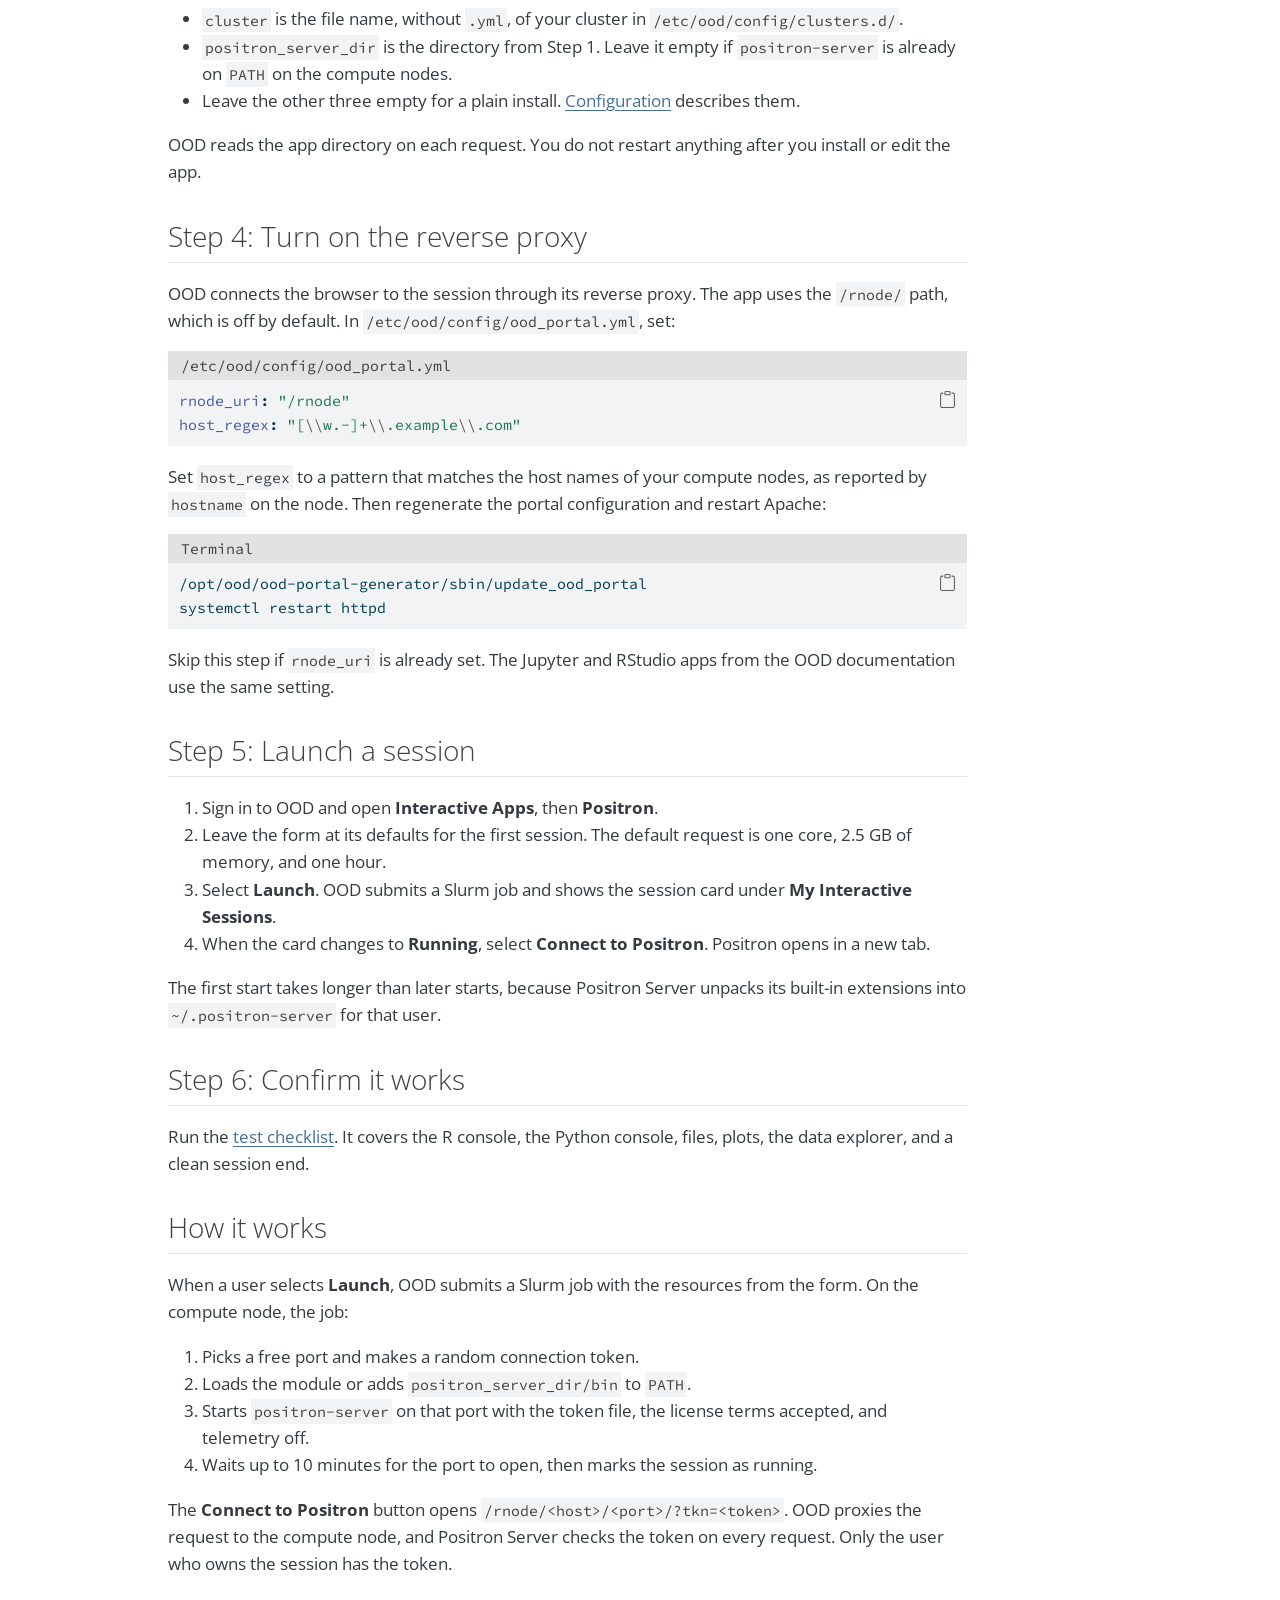
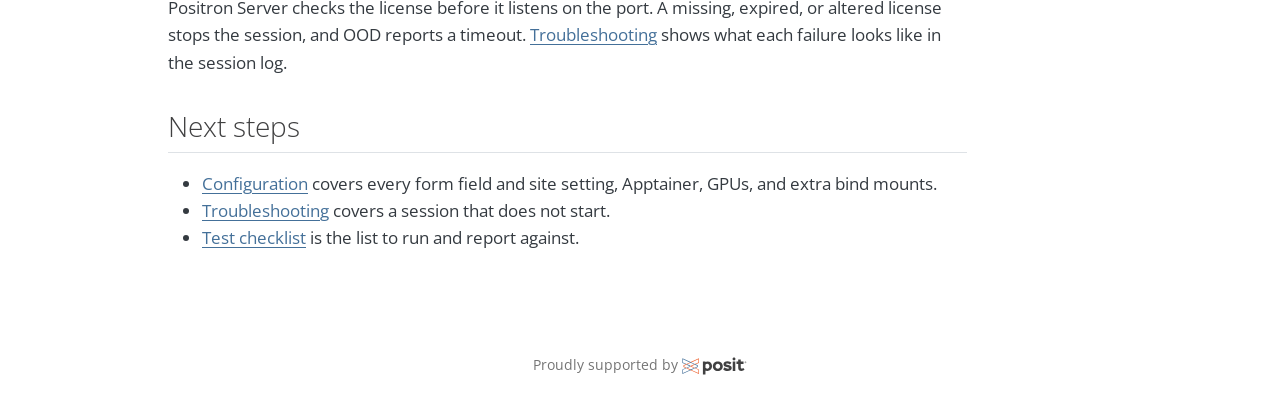
<file: get_started.html>
<!DOCTYPE html>
<html xmlns="http://www.w3.org/1999/xhtml" lang="en" xml:lang="en"><head>

<meta charset="utf-8">
<meta name="generator" content="quarto-1.10.19">

<meta name="viewport" content="width=device-width, initial-scale=1.0, user-scalable=yes">


<title>Get started – positron-server-ood</title>
<style>
/* Default styles provided by pandoc.
** See https://pandoc.org/MANUAL.html#variables-for-html for config info.
*/
span.smallcaps{font-variant: small-caps;}
div.columns{display: flex; gap: 1.5em;}
div.column{flex: auto;}
@media screen {
div.columns{gap: min(4vw, 1.5em);}
div.column{overflow-x: auto;}
}
div.hanging-indent{margin-left: 1.5em; text-indent: -1.5em;}
ul.task-list{list-style: none;}
ul.task-list li input[type="checkbox"] {
  width: 0.8em;
  margin: 0 0.8em 0.2em -1em; /* quarto-specific, see https://github.com/quarto-dev/quarto-cli/issues/4556 */ 
  vertical-align: middle;
}
/* CSS for syntax highlighting */
html { -webkit-text-size-adjust: 100%; }
pre > code.sourceCode { white-space: pre; position: relative; }
pre > code.sourceCode > span { display: inline-block; line-height: 1.25; }
pre > code.sourceCode > span:empty { height: 1.2em; }
.sourceCode { overflow: visible; }
code.sourceCode > span { color: inherit; text-decoration: inherit; }
div.sourceCode { margin: 1em 0; }
pre.sourceCode { margin: 0; }
@media screen {
div.sourceCode { overflow: auto; }
}
@media print {
pre > code.sourceCode { white-space: pre-wrap; }
pre > code.sourceCode > span { text-indent: -5em; padding-left: 5em; }
}
pre.numberSource code
  { counter-reset: source-line 0; }
pre.numberSource code > span
  { position: relative; left: -4em; counter-increment: source-line; }
pre.numberSource code > span > a:first-child::before
  { content: counter(source-line);
    position: relative; left: -1em; text-align: right; vertical-align: baseline;
    border: none; display: inline-block;
    -webkit-touch-callout: none; -webkit-user-select: none;
    -khtml-user-select: none; -moz-user-select: none;
    -ms-user-select: none; user-select: none;
    padding: 0 4px; width: 4em;
  }
pre.numberSource { margin-left: 3em;  padding-left: 4px; }
div.sourceCode
  {   }
@media screen {
pre > code.sourceCode > span > a:first-child::before { text-decoration: underline; }
}
</style>


<script src="site_libs/quarto-nav/quarto-nav.js"></script>
<script src="site_libs/clipboard/clipboard.min.js"></script>
<script src="site_libs/quarto-search/autocomplete.umd.js"></script>
<script src="site_libs/quarto-search/fuse.min.js"></script>
<script src="site_libs/quarto-search/quarto-search.js"></script>
<meta name="quarto:offset" content="./">
<link href="./_brand/logos/posit-horiz-full-color.png" rel="icon" type="image/png">
<script src="site_libs/quarto-html/quarto.js" type="module"></script>
<script src="site_libs/quarto-html/tabsets/tabsets.js" type="module"></script>
<script src="site_libs/quarto-html/popper.min.js"></script>
<script src="site_libs/quarto-html/tippy.umd.min.js"></script>
<script src="site_libs/quarto-html/anchor.min.js"></script>
<link href="site_libs/quarto-html/tippy.css" rel="stylesheet">
<link href="site_libs/quarto-html/quarto-syntax-highlighting-cda858a997f762f21442baaf74cb975e.css" rel="stylesheet" class="quarto-color-scheme" id="quarto-text-highlighting-styles">
<link href="site_libs/quarto-html/quarto-syntax-highlighting-dark-cda858a997f762f21442baaf74cb975e.css" rel="stylesheet" class="quarto-color-scheme quarto-color-alternate" id="quarto-text-highlighting-styles">
<link href="site_libs/quarto-html/quarto-syntax-highlighting-cda858a997f762f21442baaf74cb975e.css" rel="stylesheet" class="quarto-color-scheme-extra" id="quarto-text-highlighting-styles">
<script src="site_libs/bootstrap/bootstrap.min.js"></script>
<link href="site_libs/bootstrap/bootstrap-icons.css" rel="stylesheet">
<link href="site_libs/bootstrap/bootstrap-b2fc79449713649001a4cddf0acdeabc.min.css" rel="stylesheet" append-hash="true" class="quarto-color-scheme" id="quarto-bootstrap" data-mode="light">
<link href="site_libs/bootstrap/bootstrap-dark-b2fc79449713649001a4cddf0acdeabc.min.css" rel="stylesheet" append-hash="true" class="quarto-color-scheme quarto-color-alternate" id="quarto-bootstrap" data-mode="light">
<link href="site_libs/bootstrap/bootstrap-b2fc79449713649001a4cddf0acdeabc.min.css" rel="stylesheet" append-hash="true" class="quarto-color-scheme-extra" id="quarto-bootstrap" data-mode="light">
<script id="quarto-search-options" type="application/json">{
  "location": "navbar",
  "copy-button": false,
  "collapse-after": 3,
  "panel-placement": "end",
  "type": "overlay",
  "limit": 50,
  "keyboard-shortcut": [
    "f",
    "/",
    "s"
  ],
  "show-item-context": false,
  "language": {
    "search-no-results-text": "No results",
    "search-matching-documents-text": "matching documents",
    "search-copy-link-title": "Copy link to search",
    "search-hide-matches-text": "Hide additional matches",
    "search-more-match-text": "more match in this document",
    "search-more-matches-text": "more matches in this document",
    "search-clear-button-title": "Clear",
    "search-text-placeholder": "",
    "search-detached-cancel-button-title": "Cancel",
    "search-submit-button-title": "Submit",
    "search-label": "Search"
  }
}</script>


</head>

<body class="nav-fixed quarto-light">

<div id="quarto-search-results"></div>
  <header id="quarto-header" class="headroom fixed-top">
    <nav class="navbar navbar-expand-lg " data-bs-theme="dark">
      <div class="navbar-container container-fluid">
      <div class="navbar-brand-container mx-auto">
    <a href="./index.html" class="navbar-brand navbar-brand-logo">
    <img src="./_brand/logos/posit-horiz-full-color.png" alt="Posit logo." class="navbar-logo light-content">
    <img src="./_brand/logos/posit-horiz-full-color.png" alt="Posit logo." class="navbar-logo dark-content">
    </a>
    <a class="navbar-brand" href="./index.html">
    <span class="navbar-title">positron-server-ood</span>
    </a>
  </div>
            <div id="quarto-search" class="" title="Search"></div>
          <button class="navbar-toggler" type="button" data-bs-toggle="collapse" data-bs-target="#navbarCollapse" aria-controls="navbarCollapse" role="menu" aria-expanded="false" aria-label="Toggle navigation" onclick="if (window.quartoToggleHeadroom) { window.quartoToggleHeadroom(); }">
  <span class="navbar-toggler-icon"></span>
</button>
          <div class="collapse navbar-collapse" id="navbarCollapse">
            <ul class="navbar-nav navbar-nav-scroll me-auto">
  <li class="nav-item">
    <a class="nav-link active" href="./get_started.html" aria-current="page"> 
<span class="menu-text">Get started</span></a>
  </li>  
  <li class="nav-item">
    <a class="nav-link" href="./configuration.html"> 
<span class="menu-text">Configuration</span></a>
  </li>  
  <li class="nav-item">
    <a class="nav-link" href="./troubleshooting.html"> 
<span class="menu-text">Troubleshooting</span></a>
  </li>  
  <li class="nav-item">
    <a class="nav-link" href="./test_checklist.html"> 
<span class="menu-text">Test checklist</span></a>
  </li>  
</ul>
            <ul class="navbar-nav navbar-nav-scroll ms-auto">
  <li class="nav-item compact">
    <a class="nav-link" href="https://github.com/posit-dev/positron-server-ood"> <i class="bi bi-github" role="img" aria-label="positron-server-ood GitHub">
</i> 
<span class="menu-text"></span></a>
  </li>  
</ul>
          </div> <!-- /navcollapse -->
            <div class="quarto-navbar-tools">
</div>
      </div> <!-- /container-fluid -->
    </nav>
</header>
<!-- content -->
<div id="quarto-content" class="quarto-container page-columns page-rows-contents page-layout-article page-navbar">
<!-- sidebar -->
<!-- margin-sidebar -->
    <div id="quarto-margin-sidebar" class="sidebar margin-sidebar">
        <nav id="TOC" role="doc-toc" class="toc-active">
    <h2 id="toc-title">On this page</h2>
   
  <ul>
  <li><a href="#before-you-start" id="toc-before-you-start" class="nav-link active" data-scroll-target="#before-you-start">Before you start</a></li>
  <li><a href="#install-positron-server" id="toc-install-positron-server" class="nav-link" data-scroll-target="#install-positron-server">Step 1: Install Positron Server</a></li>
  <li><a href="#place-the-license-file" id="toc-place-the-license-file" class="nav-link" data-scroll-target="#place-the-license-file">Step 2: Place the license file</a></li>
  <li><a href="#install-the-app" id="toc-install-the-app" class="nav-link" data-scroll-target="#install-the-app">Step 3: Install the app</a></li>
  <li><a href="#turn-on-the-reverse-proxy" id="toc-turn-on-the-reverse-proxy" class="nav-link" data-scroll-target="#turn-on-the-reverse-proxy">Step 4: Turn on the reverse proxy</a></li>
  <li><a href="#launch-a-session" id="toc-launch-a-session" class="nav-link" data-scroll-target="#launch-a-session">Step 5: Launch a session</a></li>
  <li><a href="#confirm-it-works" id="toc-confirm-it-works" class="nav-link" data-scroll-target="#confirm-it-works">Step 6: Confirm it works</a></li>
  <li><a href="#how-it-works" id="toc-how-it-works" class="nav-link" data-scroll-target="#how-it-works">How it works</a></li>
  <li><a href="#next-steps" id="toc-next-steps" class="nav-link" data-scroll-target="#next-steps">Next steps</a></li>
  </ul>
</nav>
    </div>
<!-- main -->
<main class="content" id="quarto-document-content">

<header id="title-block-header" class="quarto-title-block default">
<div class="quarto-title">
<h1 class="title">Get started</h1>
</div>



<div class="quarto-title-meta">

    
  
    
  </div>
  


</header>


<p>This guide installs Positron Server on an HPC cluster and adds a Positron tile to Open OnDemand (OOD). You do four things: install Positron Server where the compute nodes can read it, place the license file, install this app on the OOD host, and check that the OOD reverse proxy is on. Then you launch a session and run the <a href="./test_checklist.html">test checklist</a>.</p>
<p>The guide installs Positron Server directly on a shared filesystem, which is the shortest path to a first session. If your site runs interactive apps from Apptainer images, do Steps 1 and 2 inside an image instead, then continue with Step 3. <a href="./configuration.html#run-inside-apptainer">Run inside Apptainer</a> covers the image.</p>
<section id="before-you-start" class="level2">
<h2 class="anchored" data-anchor-id="before-you-start">Before you start</h2>
<p>You need:</p>
<ul>
<li>An OOD host on OOD 3.0 or newer, with a Slurm cluster defined in <code>/etc/ood/config/clusters.d/</code>. The app uses Slurm <code>sbatch</code> options.</li>
<li>Root access on the OOD host, and write access to a filesystem that every compute node mounts, such as <code>/opt</code> or an applications directory.</li>
<li>A Positron Server license file (<code>license.lic</code>) from Posit. Positron Server refuses to start in a hosted environment without a license.</li>
<li>At least 2.5 GB of RAM per session on the compute nodes.</li>
<li>Compute nodes with glibc 2.34 or newer and OpenSSL 3, for example RHEL 9, Rocky Linux 9, or Ubuntu 22.04 or newer. The <code>license-manager</code> binary that checks the license file needs both.</li>
</ul>
<p>The compute nodes also need the <code>shuf</code> command and <code>ss</code> or <code>lsof</code>, which OOD uses to find a free port. Standard Linux distributions have them.</p>
</section>
<section id="install-positron-server" class="level2">
<h2 class="anchored" data-anchor-id="install-positron-server">Step 1: Install Positron Server</h2>
<p>Positron Server is available only as a Linux archive from the Posit content delivery network (CDN). It does not appear on the Positron download page or on the GitHub releases page. Download the build that matches the CPU architecture of your compute nodes:</p>
<table class="caption-top table">
<thead>
<tr class="header">
<th>Architecture</th>
<th>Download</th>
</tr>
</thead>
<tbody>
<tr class="odd">
<td>x86_64 (Intel and AMD)</td>
<td><a href="https://cdn.posit.co/positron/releases/server/x86_64/positron-server-linux-x64-2026.10.0-297.tar.gz">positron-server-linux-x64-2026.10.0-297.tar.gz</a></td>
</tr>
<tr class="even">
<td>ARM64</td>
<td><a href="https://cdn.posit.co/positron/releases/server/arm64/positron-server-linux-arm64-2026.10.0-297.tar.gz">positron-server-linux-arm64-2026.10.0-297.tar.gz</a></td>
</tr>
</tbody>
</table>
<p>Unpack it into a directory that every compute node can read. This guide uses <code>/opt/positron-server</code>. To download and unpack from the command line, run the commands for your architecture as root, on a host that mounts that directory.</p>
<p><strong>For x86_64:</strong></p>
<div class="code-with-filename">
<div class="code-with-filename-file">
<pre><strong>Terminal</strong></pre>
</div>
<div class="code-copy-outer-scaffold"><div class="sourceCode" id="cb1" data-filename="Terminal"><pre class="sourceCode bash code-with-copy"><code class="sourceCode bash"><span id="cb1-1"><a href="#cb1-1" aria-hidden="true" tabindex="-1"></a><span class="va">CDN</span><span class="op">=</span>https://cdn.posit.co/positron/releases/server</span>
<span id="cb1-2"><a href="#cb1-2" aria-hidden="true" tabindex="-1"></a><span class="ex">curl</span> <span class="at">-L</span> <span class="at">-o</span> /tmp/positron-server.tar.gz <span class="dt">\</span></span>
<span id="cb1-3"><a href="#cb1-3" aria-hidden="true" tabindex="-1"></a>  <span class="st">"</span><span class="va">$CDN</span><span class="st">/x86_64/positron-server-linux-x64-2026.10.0-297.tar.gz"</span></span>
<span id="cb1-4"><a href="#cb1-4" aria-hidden="true" tabindex="-1"></a><span class="fu">mkdir</span> <span class="at">-p</span> /opt/positron-server</span>
<span id="cb1-5"><a href="#cb1-5" aria-hidden="true" tabindex="-1"></a><span class="fu">tar</span> <span class="at">-xzf</span> /tmp/positron-server.tar.gz <span class="at">-C</span> /opt/positron-server <span class="dt">\</span></span>
<span id="cb1-6"><a href="#cb1-6" aria-hidden="true" tabindex="-1"></a>  <span class="at">--strip-components</span><span class="op">=</span>1</span></code></pre></div><button title="Copy to Clipboard" class="code-copy-button"><i class="bi"></i></button></div>
</div>
<p><strong>For ARM64:</strong></p>
<div class="code-with-filename">
<div class="code-with-filename-file">
<pre><strong>Terminal</strong></pre>
</div>
<div class="code-copy-outer-scaffold"><div class="sourceCode" id="cb2" data-filename="Terminal"><pre class="sourceCode bash code-with-copy"><code class="sourceCode bash"><span id="cb2-1"><a href="#cb2-1" aria-hidden="true" tabindex="-1"></a><span class="va">CDN</span><span class="op">=</span>https://cdn.posit.co/positron/releases/server</span>
<span id="cb2-2"><a href="#cb2-2" aria-hidden="true" tabindex="-1"></a><span class="ex">curl</span> <span class="at">-L</span> <span class="at">-o</span> /tmp/positron-server.tar.gz <span class="dt">\</span></span>
<span id="cb2-3"><a href="#cb2-3" aria-hidden="true" tabindex="-1"></a>  <span class="st">"</span><span class="va">$CDN</span><span class="st">/arm64/positron-server-linux-arm64-2026.10.0-297.tar.gz"</span></span>
<span id="cb2-4"><a href="#cb2-4" aria-hidden="true" tabindex="-1"></a><span class="fu">mkdir</span> <span class="at">-p</span> /opt/positron-server</span>
<span id="cb2-5"><a href="#cb2-5" aria-hidden="true" tabindex="-1"></a><span class="fu">tar</span> <span class="at">-xzf</span> /tmp/positron-server.tar.gz <span class="at">-C</span> /opt/positron-server <span class="dt">\</span></span>
<span id="cb2-6"><a href="#cb2-6" aria-hidden="true" tabindex="-1"></a>  <span class="at">--strip-components</span><span class="op">=</span>1</span></code></pre></div><button title="Copy to Clipboard" class="code-copy-button"><i class="bi"></i></button></div>
</div>
<p>Confirm the install from a compute node, not from the OOD host:</p>
<div class="code-with-filename">
<div class="code-with-filename-file">
<pre><strong>Terminal</strong></pre>
</div>
<div class="code-copy-outer-scaffold"><div class="sourceCode" id="cb3" data-filename="Terminal"><pre class="sourceCode bash code-with-copy"><code class="sourceCode bash"><span id="cb3-1"><a href="#cb3-1" aria-hidden="true" tabindex="-1"></a><span class="ex">/opt/positron-server/bin/positron-server</span> <span class="at">--version</span></span></code></pre></div><button title="Copy to Clipboard" class="code-copy-button"><i class="bi"></i></button></div>
</div>
<p>In Step 3 you tell the app where this directory is. If your site provides software through environment modules, you can make a module for Positron Server and name that module in Step 3 instead. See <a href="./configuration.html#install-location">Install location</a>.</p>
</section>
<section id="place-the-license-file" class="level2">
<h2 class="anchored" data-anchor-id="place-the-license-file">Step 2: Place the license file</h2>
<p>Posit sends the license file to you directly. It is a small text file that starts with <code>-----BEGIN RSTUDIO LICENSE-----</code>, and its name varies.</p>
<p>Copy it into the activation directory, next to the bundled <code>license-manager</code> binary, with the name <code>license.lic</code>. In the command below, replace <code>/path/to/your-license.lic</code> with the file you received, and <code>&lt;arch&gt;</code> with <code>x86_64</code> or <code>aarch64</code>:</p>
<div class="code-with-filename">
<div class="code-with-filename-file">
<pre><strong>Terminal</strong></pre>
</div>
<div class="code-copy-outer-scaffold"><div class="sourceCode" id="cb4" data-filename="Terminal"><pre class="sourceCode bash code-with-copy"><code class="sourceCode bash"><span id="cb4-1"><a href="#cb4-1" aria-hidden="true" tabindex="-1"></a><span class="fu">install</span> <span class="at">-m</span> 644 /path/to/your-license.lic <span class="dt">\</span></span>
<span id="cb4-2"><a href="#cb4-2" aria-hidden="true" tabindex="-1"></a>  /opt/positron-server/resources/activation/linux/<span class="op">&lt;</span>arch<span class="op">&gt;</span>/license.lic</span></code></pre></div><button title="Copy to Clipboard" class="code-copy-button"><i class="bi"></i></button></div>
</div>
<p>The license file needs mode <code>644</code>. Each session runs <code>positron-server</code> as the user who launched it, and <code>positron-server</code> reads the license file itself. With a root-only mode such as <code>600</code>, every session fails to start. This also means that every user who can start a session can read the file. See <a href="./configuration.html#license-file-location">License file location</a> for what that implies and for the alternative.</p>
<p>Before you continue, confirm that <code>license-manager</code> accepts the license file. Run this on a compute node, or on any host with the same architecture:</p>
<div class="code-with-filename">
<div class="code-with-filename-file">
<pre><strong>Terminal</strong></pre>
</div>
<div class="code-copy-outer-scaffold"><div class="sourceCode" id="cb5" data-filename="Terminal"><pre class="sourceCode bash code-with-copy"><code class="sourceCode bash"><span id="cb5-1"><a href="#cb5-1" aria-hidden="true" tabindex="-1"></a><span class="ex">/opt/positron-server/resources/activation/linux/</span><span class="op">&lt;</span>arch<span class="op">&gt;</span>/license-manager status</span></code></pre></div><button title="Copy to Clipboard" class="code-copy-button"><i class="bi"></i></button></div>
</div>
<p>The output reports <code>activated</code> or <code>evaluation</code> and the days left. If the install directory is read-only, or several clusters share one install, see <a href="./configuration.html#license-file-location">License file location</a> for other places to put the file.</p>
</section>
<section id="install-the-app" class="level2">
<h2 class="anchored" data-anchor-id="install-the-app">Step 3: Install the app</h2>
<p>On the OOD host, clone this repository into the system apps directory:</p>
<div class="code-with-filename">
<div class="code-with-filename-file">
<pre><strong>Terminal</strong></pre>
</div>
<div class="code-copy-outer-scaffold"><div class="sourceCode" id="cb6" data-filename="Terminal"><pre class="sourceCode bash code-with-copy"><code class="sourceCode bash"><span id="cb6-1"><a href="#cb6-1" aria-hidden="true" tabindex="-1"></a><span class="bu">cd</span> /var/www/ood/apps/sys</span>
<span id="cb6-2"><a href="#cb6-2" aria-hidden="true" tabindex="-1"></a><span class="fu">git</span> clone https://github.com/posit-dev/positron-server-ood.git positron</span></code></pre></div><button title="Copy to Clipboard" class="code-copy-button"><i class="bi"></i></button></div>
</div>
<p>Then open <code>/var/www/ood/apps/sys/positron/form.yml</code> and set the site settings at the top of the file:</p>
<div class="code-with-filename">
<div class="code-with-filename-file">
<pre><strong>form.yml</strong></pre>
</div>
<div class="code-copy-outer-scaffold"><div class="sourceCode" id="cb7" data-filename="form.yml"><pre class="sourceCode yaml code-with-copy"><code class="sourceCode yaml"><span id="cb7-1"><a href="#cb7-1" aria-hidden="true" tabindex="-1"></a><span class="fu">cluster</span><span class="kw">:</span><span class="at"> </span><span class="st">"hpc"</span></span>
<span id="cb7-2"><a href="#cb7-2" aria-hidden="true" tabindex="-1"></a></span>
<span id="cb7-3"><a href="#cb7-3" aria-hidden="true" tabindex="-1"></a><span class="fu">attributes</span><span class="kw">:</span></span>
<span id="cb7-4"><a href="#cb7-4" aria-hidden="true" tabindex="-1"></a><span class="at">  </span><span class="fu">positron_server_dir</span><span class="kw">:</span><span class="at"> </span><span class="st">"/opt/positron-server"</span></span>
<span id="cb7-5"><a href="#cb7-5" aria-hidden="true" tabindex="-1"></a><span class="at">  </span><span class="fu">positron_module</span><span class="kw">:</span><span class="at"> </span><span class="st">""</span></span>
<span id="cb7-6"><a href="#cb7-6" aria-hidden="true" tabindex="-1"></a><span class="at">  </span><span class="fu">apptainer_image</span><span class="kw">:</span><span class="at"> </span><span class="st">""</span></span>
<span id="cb7-7"><a href="#cb7-7" aria-hidden="true" tabindex="-1"></a><span class="at">  </span><span class="fu">apptainer_binds</span><span class="kw">:</span><span class="at"> </span><span class="st">""</span></span></code></pre></div><button title="Copy to Clipboard" class="code-copy-button"><i class="bi"></i></button></div>
</div>
<ul>
<li><code>cluster</code> is the file name, without <code>.yml</code>, of your cluster in <code>/etc/ood/config/clusters.d/</code>.</li>
<li><code>positron_server_dir</code> is the directory from Step 1. Leave it empty if <code>positron-server</code> is already on <code>PATH</code> on the compute nodes.</li>
<li>Leave the other three empty for a plain install. <a href="./configuration.html">Configuration</a> describes them.</li>
</ul>
<p>OOD reads the app directory on each request. You do not restart anything after you install or edit the app.</p>
</section>
<section id="turn-on-the-reverse-proxy" class="level2">
<h2 class="anchored" data-anchor-id="turn-on-the-reverse-proxy">Step 4: Turn on the reverse proxy</h2>
<p>OOD connects the browser to the session through its reverse proxy. The app uses the <code>/rnode/</code> path, which is off by default. In <code>/etc/ood/config/ood_portal.yml</code>, set:</p>
<div class="code-with-filename">
<div class="code-with-filename-file">
<pre><strong>/etc/ood/config/ood_portal.yml</strong></pre>
</div>
<div class="code-copy-outer-scaffold"><div class="sourceCode" id="cb8" data-filename="/etc/ood/config/ood_portal.yml"><pre class="sourceCode yaml code-with-copy"><code class="sourceCode yaml"><span id="cb8-1"><a href="#cb8-1" aria-hidden="true" tabindex="-1"></a><span class="fu">rnode_uri</span><span class="kw">:</span><span class="at"> </span><span class="st">"/rnode"</span></span>
<span id="cb8-2"><a href="#cb8-2" aria-hidden="true" tabindex="-1"></a><span class="fu">host_regex</span><span class="kw">:</span><span class="at"> </span><span class="st">"[</span><span class="sc">\\</span><span class="st">w.-]+</span><span class="sc">\\</span><span class="st">.example</span><span class="sc">\\</span><span class="st">.com"</span></span></code></pre></div><button title="Copy to Clipboard" class="code-copy-button"><i class="bi"></i></button></div>
</div>
<p>Set <code>host_regex</code> to a pattern that matches the host names of your compute nodes, as reported by <code>hostname</code> on the node. Then regenerate the portal configuration and restart Apache:</p>
<div class="code-with-filename">
<div class="code-with-filename-file">
<pre><strong>Terminal</strong></pre>
</div>
<div class="code-copy-outer-scaffold"><div class="sourceCode" id="cb9" data-filename="Terminal"><pre class="sourceCode bash code-with-copy"><code class="sourceCode bash"><span id="cb9-1"><a href="#cb9-1" aria-hidden="true" tabindex="-1"></a><span class="ex">/opt/ood/ood-portal-generator/sbin/update_ood_portal</span></span>
<span id="cb9-2"><a href="#cb9-2" aria-hidden="true" tabindex="-1"></a><span class="ex">systemctl</span> restart httpd</span></code></pre></div><button title="Copy to Clipboard" class="code-copy-button"><i class="bi"></i></button></div>
</div>
<p>Skip this step if <code>rnode_uri</code> is already set. The Jupyter and RStudio apps from the OOD documentation use the same setting.</p>
</section>
<section id="launch-a-session" class="level2">
<h2 class="anchored" data-anchor-id="launch-a-session">Step 5: Launch a session</h2>
<ol type="1">
<li>Sign in to OOD and open <strong>Interactive Apps</strong>, then <strong>Positron</strong>.</li>
<li>Leave the form at its defaults for the first session. The default request is one core, 2.5 GB of memory, and one hour.</li>
<li>Select <strong>Launch</strong>. OOD submits a Slurm job and shows the session card under <strong>My Interactive Sessions</strong>.</li>
<li>When the card changes to <strong>Running</strong>, select <strong>Connect to Positron</strong>. Positron opens in a new tab.</li>
</ol>
<p>The first start takes longer than later starts, because Positron Server unpacks its built-in extensions into <code>~/.positron-server</code> for that user.</p>
</section>
<section id="confirm-it-works" class="level2">
<h2 class="anchored" data-anchor-id="confirm-it-works">Step 6: Confirm it works</h2>
<p>Run the <a href="./test_checklist.html">test checklist</a>. It covers the R console, the Python console, files, plots, the data explorer, and a clean session end.</p>
</section>
<section id="how-it-works" class="level2">
<h2 class="anchored" data-anchor-id="how-it-works">How it works</h2>
<p>When a user selects <strong>Launch</strong>, OOD submits a Slurm job with the resources from the form. On the compute node, the job:</p>
<ol type="1">
<li>Picks a free port and makes a random connection token.</li>
<li>Loads the module or adds <code>positron_server_dir/bin</code> to <code>PATH</code>.</li>
<li>Starts <code>positron-server</code> on that port with the token file, the license terms accepted, and telemetry off.</li>
<li>Waits up to 10 minutes for the port to open, then marks the session as running.</li>
</ol>
<p>The <strong>Connect to Positron</strong> button opens <code>/rnode/&lt;host&gt;/&lt;port&gt;/?tkn=&lt;token&gt;</code>. OOD proxies the request to the compute node, and Positron Server checks the token on every request. Only the user who owns the session has the token.</p>
<p>Positron Server checks the license before it listens on the port. A missing, expired, or altered license stops the session, and OOD reports a timeout. <a href="./troubleshooting.html">Troubleshooting</a> shows what each failure looks like in the session log.</p>
</section>
<section id="next-steps" class="level2">
<h2 class="anchored" data-anchor-id="next-steps">Next steps</h2>
<ul>
<li><a href="./configuration.html">Configuration</a> covers every form field and site setting, Apptainer, GPUs, and extra bind mounts.</li>
<li><a href="./troubleshooting.html">Troubleshooting</a> covers a session that does not start.</li>
<li><a href="./test_checklist.html">Test checklist</a> is the list to run and report against.</li>
</ul>


</section>

</main> <!-- /main -->
<script id="quarto-html-after-body" type="application/javascript">
  window.document.addEventListener("DOMContentLoaded", function (event) {
    const icon = "";
    const anchorJS = new window.AnchorJS();
    anchorJS.options = {
      placement: 'right',
      icon: icon
    };
    anchorJS.add('.anchored');
    const isCodeAnnotation = (el) => {
      for (const clz of el.classList) {
        if (clz.startsWith('code-annotation-')) {                     
          return true;
        }
      }
      return false;
    }
    const onCopySuccess = function(e) {
      // button target
      const button = e.trigger;
      // don't keep focus
      button.blur();
      // flash "checked"
      button.classList.add('code-copy-button-checked');
      var currentTitle = button.getAttribute("title");
      button.setAttribute("title", "Copied!");
      let tooltip;
      if (window.bootstrap) {
        button.setAttribute("data-bs-toggle", "tooltip");
        button.setAttribute("data-bs-placement", "left");
        button.setAttribute("data-bs-title", "Copied!");
        tooltip = new bootstrap.Tooltip(button, 
          { trigger: "manual", 
            customClass: "code-copy-button-tooltip",
            offset: [0, -8]});
        tooltip.show();    
      }
      setTimeout(function() {
        if (tooltip) {
          tooltip.hide();
          button.removeAttribute("data-bs-title");
          button.removeAttribute("data-bs-toggle");
          button.removeAttribute("data-bs-placement");
        }
        button.setAttribute("title", currentTitle);
        button.classList.remove('code-copy-button-checked');
      }, 1000);
      // clear code selection
      e.clearSelection();
    }
    const getTextToCopy = function(trigger) {
      const outerScaffold = trigger.parentElement.cloneNode(true);
      const codeEl = outerScaffold.querySelector('code');
      for (const childEl of codeEl.children) {
        if (isCodeAnnotation(childEl)) {
          childEl.remove();
        }
      }
      return codeEl.innerText;
    }
    const clipboard = new window.ClipboardJS('.code-copy-button:not([data-in-quarto-modal])', {
      text: getTextToCopy
    });
    clipboard.on('success', onCopySuccess);
    if (window.document.getElementById('quarto-embedded-source-code-modal')) {
      const clipboardModal = new window.ClipboardJS('.code-copy-button[data-in-quarto-modal]', {
        text: getTextToCopy,
        container: window.document.getElementById('quarto-embedded-source-code-modal')
      });
      clipboardModal.on('success', onCopySuccess);
    }
      var localhostRegex = new RegExp(/^(?:http|https):\/\/localhost\:?[0-9]*\//);
      var mailtoRegex = new RegExp(/^mailto:/);
        var filterRegex = new RegExp('/' + window.location.host + '/');
      var isInternal = (href) => {
          return filterRegex.test(href) || localhostRegex.test(href) || mailtoRegex.test(href);
      }
      // Inspect non-navigation links and adorn them if external
     var links = window.document.querySelectorAll('a[href]:not(.nav-link):not(.navbar-brand):not(.toc-action):not(.sidebar-link):not(.sidebar-item-toggle):not(.pagination-link):not(.no-external):not([aria-hidden]):not(.dropdown-item):not(.quarto-navigation-tool):not(.about-link)');
      for (var i=0; i<links.length; i++) {
        const link = links[i];
        if (!isInternal(link.href)) {
          // undo the damage that might have been done by quarto-nav.js in the case of
          // links that we want to consider external
          if (link.dataset.originalHref !== undefined) {
            link.href = link.dataset.originalHref;
          }
        }
      }
    function tippyHover(el, contentFn, onTriggerFn, onUntriggerFn) {
      const config = {
        allowHTML: true,
        maxWidth: 500,
        delay: 100,
        arrow: false,
        appendTo: function(el) {
            return el.parentElement;
        },
        interactive: true,
        interactiveBorder: 10,
        theme: 'quarto',
        placement: 'bottom-start',
      };
      if (contentFn) {
        config.content = contentFn;
      }
      if (onTriggerFn) {
        config.onTrigger = onTriggerFn;
      }
      if (onUntriggerFn) {
        config.onUntrigger = onUntriggerFn;
      }
      window.tippy(el, config); 
    }
    const noterefs = window.document.querySelectorAll('a[role="doc-noteref"]');
    for (var i=0; i<noterefs.length; i++) {
      const ref = noterefs[i];
      tippyHover(ref, function() {
        // use id or data attribute instead here
        let href = ref.getAttribute('data-footnote-href') || ref.getAttribute('href');
        try { href = new URL(href).hash; } catch {}
        const id = href.replace(/^#\/?/, "");
        const note = window.document.getElementById(id);
        if (note) {
          return note.innerHTML;
        } else {
          return "";
        }
      });
    }
    const xrefs = window.document.querySelectorAll('a.quarto-xref');
    const processXRef = (id, note) => {
      // Strip column container classes
      const stripColumnClz = (el) => {
        el.classList.remove("page-full", "page-columns");
        if (el.children) {
          for (const child of el.children) {
            stripColumnClz(child);
          }
        }
      }
      stripColumnClz(note)
      if (id === null || id.startsWith('sec-')) {
        // Special case sections, only their first couple elements
        const container = document.createElement("div");
        if (note.children && note.children.length > 2) {
          container.appendChild(note.children[0].cloneNode(true));
          for (let i = 1; i < note.children.length; i++) {
            const child = note.children[i];
            if (child.tagName === "P" && child.innerText === "") {
              continue;
            } else {
              container.appendChild(child.cloneNode(true));
              break;
            }
          }
          if (window.Quarto?.typesetMath) {
            window.Quarto.typesetMath(container);
          }
          return container.innerHTML
        } else {
          if (window.Quarto?.typesetMath) {
            window.Quarto.typesetMath(note);
          }
          return note.innerHTML;
        }
      } else {
        // Remove any anchor links if they are present
        const anchorLink = note.querySelector('a.anchorjs-link');
        if (anchorLink) {
          anchorLink.remove();
        }
        if (window.Quarto?.typesetMath) {
          window.Quarto.typesetMath(note);
        }
        if (note.classList.contains("callout")) {
          return note.outerHTML;
        } else {
          return note.innerHTML;
        }
      }
    }
    for (var i=0; i<xrefs.length; i++) {
      const xref = xrefs[i];
      tippyHover(xref, undefined, function(instance) {
        instance.disable();
        let url = xref.getAttribute('href');
        let hash = undefined; 
        if (url.startsWith('#')) {
          hash = url;
        } else {
          try { hash = new URL(url).hash; } catch {}
        }
        if (hash) {
          const id = hash.replace(/^#\/?/, "");
          const note = window.document.getElementById(id);
          if (note !== null) {
            try {
              const html = processXRef(id, note.cloneNode(true));
              instance.setContent(html);
            } finally {
              instance.enable();
              instance.show();
            }
          } else {
            // See if we can fetch this
            fetch(url.split('#')[0])
            .then(res => res.text())
            .then(html => {
              const parser = new DOMParser();
              const htmlDoc = parser.parseFromString(html, "text/html");
              const note = htmlDoc.getElementById(id);
              if (note !== null) {
                const html = processXRef(id, note);
                instance.setContent(html);
              } 
            }).finally(() => {
              instance.enable();
              instance.show();
            });
          }
        } else {
          // See if we can fetch a full url (with no hash to target)
          // This is a special case and we should probably do some content thinning / targeting
          fetch(url)
          .then(res => res.text())
          .then(html => {
            const parser = new DOMParser();
            const htmlDoc = parser.parseFromString(html, "text/html");
            const note = htmlDoc.querySelector('main.content');
            if (note !== null) {
              // This should only happen for chapter cross references
              // (since there is no id in the URL)
              // remove the first header
              if (note.children.length > 0 && note.children[0].tagName === "HEADER") {
                note.children[0].remove();
              }
              const html = processXRef(null, note);
              instance.setContent(html);
            } 
          }).finally(() => {
            instance.enable();
            instance.show();
          });
        }
      }, function(instance) {
      });
    }
        let selectedAnnoteEl;
        const selectorForAnnotation = ( cell, annotation) => {
          let cellAttr = 'data-code-cell="' + cell + '"';
          let lineAttr = 'data-code-annotation="' +  annotation + '"';
          const selector = 'span[' + cellAttr + '][' + lineAttr + ']';
          return selector;
        }
        const selectCodeLines = (annoteEl) => {
          const doc = window.document;
          const targetCell = annoteEl.getAttribute("data-target-cell");
          const targetAnnotation = annoteEl.getAttribute("data-target-annotation");
          const annoteSpan = window.document.querySelector(selectorForAnnotation(targetCell, targetAnnotation));
          const lines = annoteSpan.getAttribute("data-code-lines").split(",");
          const lineIds = lines.map((line) => {
            return targetCell + "-" + line;
          })
          let top = null;
          let height = null;
          let parent = null;
          if (lineIds.length > 0) {
              //compute the position of the single el (top and bottom and make a div)
              const el = window.document.getElementById(lineIds[0]);
              top = el.offsetTop;
              height = el.offsetHeight;
              parent = el.parentElement.parentElement;
            if (lineIds.length > 1) {
              const lastEl = window.document.getElementById(lineIds[lineIds.length - 1]);
              const bottom = lastEl.offsetTop + lastEl.offsetHeight;
              height = bottom - top;
            }
            if (top !== null && height !== null && parent !== null) {
              // cook up a div (if necessary) and position it 
              let div = window.document.getElementById("code-annotation-line-highlight");
              if (div === null) {
                div = window.document.createElement("div");
                div.setAttribute("id", "code-annotation-line-highlight");
                div.style.position = 'absolute';
                parent.appendChild(div);
              }
              div.style.top = top - 2 + "px";
              div.style.height = height + 4 + "px";
              div.style.left = 0;
              let gutterDiv = window.document.getElementById("code-annotation-line-highlight-gutter");
              if (gutterDiv === null) {
                gutterDiv = window.document.createElement("div");
                gutterDiv.setAttribute("id", "code-annotation-line-highlight-gutter");
                gutterDiv.style.position = 'absolute';
                const codeCell = window.document.getElementById(targetCell);
                const gutter = codeCell.querySelector('.code-annotation-gutter');
                gutter.appendChild(gutterDiv);
              }
              gutterDiv.style.top = top - 2 + "px";
              gutterDiv.style.height = height + 4 + "px";
            }
            selectedAnnoteEl = annoteEl;
          }
        };
        const unselectCodeLines = () => {
          const elementsIds = ["code-annotation-line-highlight", "code-annotation-line-highlight-gutter"];
          elementsIds.forEach((elId) => {
            const div = window.document.getElementById(elId);
            if (div) {
              div.remove();
            }
          });
          selectedAnnoteEl = undefined;
        };
          // Handle positioning of the toggle
      window.addEventListener(
        "resize",
        throttle(() => {
          elRect = undefined;
          if (selectedAnnoteEl) {
            selectCodeLines(selectedAnnoteEl);
          }
        }, 10)
      );
      function throttle(fn, ms) {
      let throttle = false;
      let timer;
        return (...args) => {
          if(!throttle) { // first call gets through
              fn.apply(this, args);
              throttle = true;
          } else { // all the others get throttled
              if(timer) clearTimeout(timer); // cancel #2
              timer = setTimeout(() => {
                fn.apply(this, args);
                timer = throttle = false;
              }, ms);
          }
        };
      }
        // Attach click handler to the DT
        const annoteDls = window.document.querySelectorAll('dt[data-target-cell]');
        for (const annoteDlNode of annoteDls) {
          annoteDlNode.addEventListener('click', (event) => {
            const clickedEl = event.target;
            if (clickedEl !== selectedAnnoteEl) {
              unselectCodeLines();
              const activeEl = window.document.querySelector('dt[data-target-cell].code-annotation-active');
              if (activeEl) {
                activeEl.classList.remove('code-annotation-active');
              }
              selectCodeLines(clickedEl);
              clickedEl.classList.add('code-annotation-active');
            } else {
              // Unselect the line
              unselectCodeLines();
              clickedEl.classList.remove('code-annotation-active');
            }
          });
        }
    const findCites = (el) => {
      const parentEl = el.parentElement;
      if (parentEl) {
        const cites = parentEl.dataset.cites;
        if (cites) {
          return {
            el,
            cites: cites.split(' ')
          };
        } else {
          return findCites(el.parentElement)
        }
      } else {
        return undefined;
      }
    };
    var bibliorefs = window.document.querySelectorAll('a[role="doc-biblioref"]');
    for (var i=0; i<bibliorefs.length; i++) {
      const ref = bibliorefs[i];
      const citeInfo = findCites(ref);
      if (citeInfo) {
        tippyHover(citeInfo.el, function() {
          var popup = window.document.createElement('div');
          citeInfo.cites.forEach(function(cite) {
            var citeDiv = window.document.createElement('div');
            citeDiv.classList.add('hanging-indent');
            citeDiv.classList.add('csl-entry');
            var biblioDiv = window.document.getElementById('ref-' + cite);
            if (biblioDiv) {
              citeDiv.innerHTML = biblioDiv.innerHTML;
            }
            popup.appendChild(citeDiv);
          });
          return popup.innerHTML;
        });
      }
    }
  });
  </script>
</div> <!-- /content -->
<footer class="footer">
  <div class="nav-footer">
    <div class="nav-footer-left">
      &nbsp;
    </div>   
    <div class="nav-footer-center">
<p>Proudly supported by <a href="https://posit.co/"><img src="images/posit-logo.svg" class="img-fluid" alt="Posit PBC" width="65"></a></p>
</div>
    <div class="nav-footer-right">
      &nbsp;
    </div>
  </div>
</footer>




</body></html>
</file>
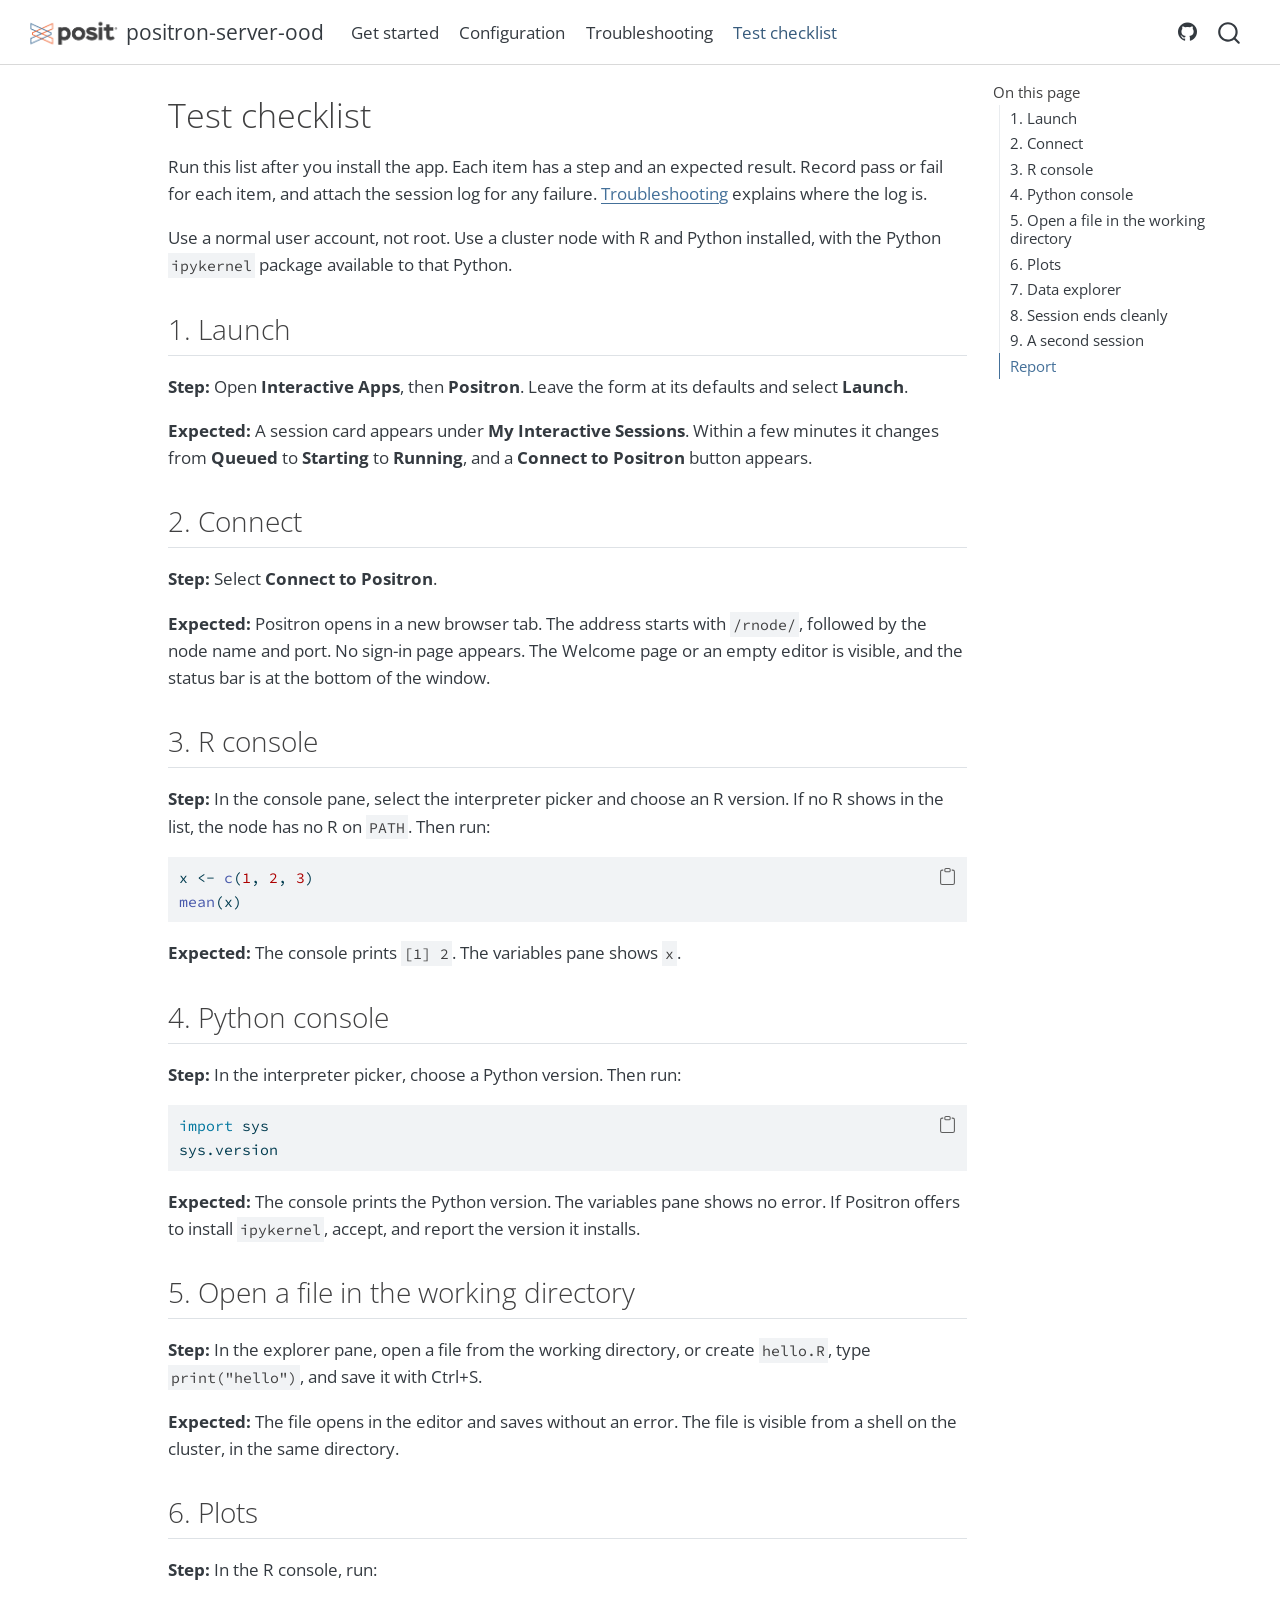
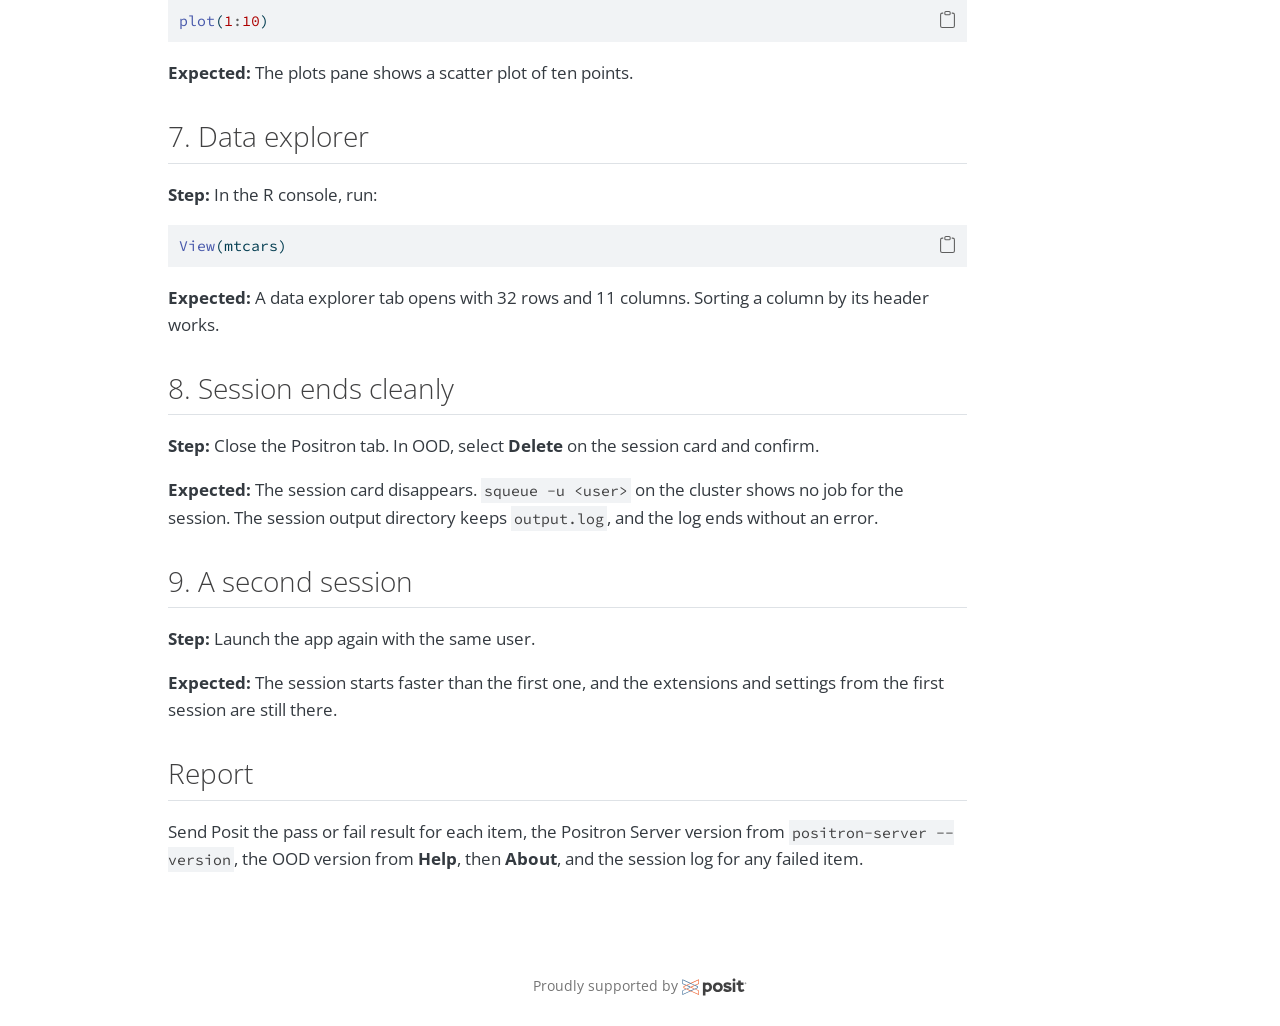
<file: test_checklist.html>
<!DOCTYPE html>
<html xmlns="http://www.w3.org/1999/xhtml" lang="en" xml:lang="en"><head>

<meta charset="utf-8">
<meta name="generator" content="quarto-1.10.19">

<meta name="viewport" content="width=device-width, initial-scale=1.0, user-scalable=yes">


<title>Test checklist – positron-server-ood</title>
<style>
/* Default styles provided by pandoc.
** See https://pandoc.org/MANUAL.html#variables-for-html for config info.
*/
span.smallcaps{font-variant: small-caps;}
div.columns{display: flex; gap: 1.5em;}
div.column{flex: auto;}
@media screen {
div.columns{gap: min(4vw, 1.5em);}
div.column{overflow-x: auto;}
}
div.hanging-indent{margin-left: 1.5em; text-indent: -1.5em;}
ul.task-list{list-style: none;}
ul.task-list li input[type="checkbox"] {
  width: 0.8em;
  margin: 0 0.8em 0.2em -1em; /* quarto-specific, see https://github.com/quarto-dev/quarto-cli/issues/4556 */ 
  vertical-align: middle;
}
/* CSS for syntax highlighting */
html { -webkit-text-size-adjust: 100%; }
pre > code.sourceCode { white-space: pre; position: relative; }
pre > code.sourceCode > span { display: inline-block; line-height: 1.25; }
pre > code.sourceCode > span:empty { height: 1.2em; }
.sourceCode { overflow: visible; }
code.sourceCode > span { color: inherit; text-decoration: inherit; }
div.sourceCode { margin: 1em 0; }
pre.sourceCode { margin: 0; }
@media screen {
div.sourceCode { overflow: auto; }
}
@media print {
pre > code.sourceCode { white-space: pre-wrap; }
pre > code.sourceCode > span { text-indent: -5em; padding-left: 5em; }
}
pre.numberSource code
  { counter-reset: source-line 0; }
pre.numberSource code > span
  { position: relative; left: -4em; counter-increment: source-line; }
pre.numberSource code > span > a:first-child::before
  { content: counter(source-line);
    position: relative; left: -1em; text-align: right; vertical-align: baseline;
    border: none; display: inline-block;
    -webkit-touch-callout: none; -webkit-user-select: none;
    -khtml-user-select: none; -moz-user-select: none;
    -ms-user-select: none; user-select: none;
    padding: 0 4px; width: 4em;
  }
pre.numberSource { margin-left: 3em;  padding-left: 4px; }
div.sourceCode
  {   }
@media screen {
pre > code.sourceCode > span > a:first-child::before { text-decoration: underline; }
}
</style>


<script src="site_libs/quarto-nav/quarto-nav.js"></script>
<script src="site_libs/clipboard/clipboard.min.js"></script>
<script src="site_libs/quarto-search/autocomplete.umd.js"></script>
<script src="site_libs/quarto-search/fuse.min.js"></script>
<script src="site_libs/quarto-search/quarto-search.js"></script>
<meta name="quarto:offset" content="./">
<link href="./_brand/logos/posit-horiz-full-color.png" rel="icon" type="image/png">
<script src="site_libs/quarto-html/quarto.js" type="module"></script>
<script src="site_libs/quarto-html/tabsets/tabsets.js" type="module"></script>
<script src="site_libs/quarto-html/popper.min.js"></script>
<script src="site_libs/quarto-html/tippy.umd.min.js"></script>
<script src="site_libs/quarto-html/anchor.min.js"></script>
<link href="site_libs/quarto-html/tippy.css" rel="stylesheet">
<link href="site_libs/quarto-html/quarto-syntax-highlighting-cda858a997f762f21442baaf74cb975e.css" rel="stylesheet" class="quarto-color-scheme" id="quarto-text-highlighting-styles">
<link href="site_libs/quarto-html/quarto-syntax-highlighting-dark-cda858a997f762f21442baaf74cb975e.css" rel="stylesheet" class="quarto-color-scheme quarto-color-alternate" id="quarto-text-highlighting-styles">
<link href="site_libs/quarto-html/quarto-syntax-highlighting-cda858a997f762f21442baaf74cb975e.css" rel="stylesheet" class="quarto-color-scheme-extra" id="quarto-text-highlighting-styles">
<script src="site_libs/bootstrap/bootstrap.min.js"></script>
<link href="site_libs/bootstrap/bootstrap-icons.css" rel="stylesheet">
<link href="site_libs/bootstrap/bootstrap-b2fc79449713649001a4cddf0acdeabc.min.css" rel="stylesheet" append-hash="true" class="quarto-color-scheme" id="quarto-bootstrap" data-mode="light">
<link href="site_libs/bootstrap/bootstrap-dark-b2fc79449713649001a4cddf0acdeabc.min.css" rel="stylesheet" append-hash="true" class="quarto-color-scheme quarto-color-alternate" id="quarto-bootstrap" data-mode="light">
<link href="site_libs/bootstrap/bootstrap-b2fc79449713649001a4cddf0acdeabc.min.css" rel="stylesheet" append-hash="true" class="quarto-color-scheme-extra" id="quarto-bootstrap" data-mode="light">
<script id="quarto-search-options" type="application/json">{
  "location": "navbar",
  "copy-button": false,
  "collapse-after": 3,
  "panel-placement": "end",
  "type": "overlay",
  "limit": 50,
  "keyboard-shortcut": [
    "f",
    "/",
    "s"
  ],
  "show-item-context": false,
  "language": {
    "search-no-results-text": "No results",
    "search-matching-documents-text": "matching documents",
    "search-copy-link-title": "Copy link to search",
    "search-hide-matches-text": "Hide additional matches",
    "search-more-match-text": "more match in this document",
    "search-more-matches-text": "more matches in this document",
    "search-clear-button-title": "Clear",
    "search-text-placeholder": "",
    "search-detached-cancel-button-title": "Cancel",
    "search-submit-button-title": "Submit",
    "search-label": "Search"
  }
}</script>


</head>

<body class="nav-fixed quarto-light">

<div id="quarto-search-results"></div>
  <header id="quarto-header" class="headroom fixed-top">
    <nav class="navbar navbar-expand-lg " data-bs-theme="dark">
      <div class="navbar-container container-fluid">
      <div class="navbar-brand-container mx-auto">
    <a href="./index.html" class="navbar-brand navbar-brand-logo">
    <img src="./_brand/logos/posit-horiz-full-color.png" alt="Posit logo." class="navbar-logo light-content">
    <img src="./_brand/logos/posit-horiz-full-color.png" alt="Posit logo." class="navbar-logo dark-content">
    </a>
    <a class="navbar-brand" href="./index.html">
    <span class="navbar-title">positron-server-ood</span>
    </a>
  </div>
            <div id="quarto-search" class="" title="Search"></div>
          <button class="navbar-toggler" type="button" data-bs-toggle="collapse" data-bs-target="#navbarCollapse" aria-controls="navbarCollapse" role="menu" aria-expanded="false" aria-label="Toggle navigation" onclick="if (window.quartoToggleHeadroom) { window.quartoToggleHeadroom(); }">
  <span class="navbar-toggler-icon"></span>
</button>
          <div class="collapse navbar-collapse" id="navbarCollapse">
            <ul class="navbar-nav navbar-nav-scroll me-auto">
  <li class="nav-item">
    <a class="nav-link" href="./get_started.html"> 
<span class="menu-text">Get started</span></a>
  </li>  
  <li class="nav-item">
    <a class="nav-link" href="./configuration.html"> 
<span class="menu-text">Configuration</span></a>
  </li>  
  <li class="nav-item">
    <a class="nav-link" href="./troubleshooting.html"> 
<span class="menu-text">Troubleshooting</span></a>
  </li>  
  <li class="nav-item">
    <a class="nav-link active" href="./test_checklist.html" aria-current="page"> 
<span class="menu-text">Test checklist</span></a>
  </li>  
</ul>
            <ul class="navbar-nav navbar-nav-scroll ms-auto">
  <li class="nav-item compact">
    <a class="nav-link" href="https://github.com/posit-dev/positron-server-ood"> <i class="bi bi-github" role="img" aria-label="positron-server-ood GitHub">
</i> 
<span class="menu-text"></span></a>
  </li>  
</ul>
          </div> <!-- /navcollapse -->
            <div class="quarto-navbar-tools">
</div>
      </div> <!-- /container-fluid -->
    </nav>
</header>
<!-- content -->
<div id="quarto-content" class="quarto-container page-columns page-rows-contents page-layout-article page-navbar">
<!-- sidebar -->
<!-- margin-sidebar -->
    <div id="quarto-margin-sidebar" class="sidebar margin-sidebar">
        <nav id="TOC" role="doc-toc" class="toc-active">
    <h2 id="toc-title">On this page</h2>
   
  <ul>
  <li><a href="#launch" id="toc-launch" class="nav-link active" data-scroll-target="#launch">1. Launch</a></li>
  <li><a href="#connect" id="toc-connect" class="nav-link" data-scroll-target="#connect">2. Connect</a></li>
  <li><a href="#r-console" id="toc-r-console" class="nav-link" data-scroll-target="#r-console">3. R console</a></li>
  <li><a href="#python-console" id="toc-python-console" class="nav-link" data-scroll-target="#python-console">4. Python console</a></li>
  <li><a href="#open-a-file-in-the-working-directory" id="toc-open-a-file-in-the-working-directory" class="nav-link" data-scroll-target="#open-a-file-in-the-working-directory">5. Open a file in the working directory</a></li>
  <li><a href="#plots" id="toc-plots" class="nav-link" data-scroll-target="#plots">6. Plots</a></li>
  <li><a href="#data-explorer" id="toc-data-explorer" class="nav-link" data-scroll-target="#data-explorer">7. Data explorer</a></li>
  <li><a href="#session-ends-cleanly" id="toc-session-ends-cleanly" class="nav-link" data-scroll-target="#session-ends-cleanly">8. Session ends cleanly</a></li>
  <li><a href="#a-second-session" id="toc-a-second-session" class="nav-link" data-scroll-target="#a-second-session">9. A second session</a></li>
  <li><a href="#report" id="toc-report" class="nav-link" data-scroll-target="#report">Report</a></li>
  </ul>
</nav>
    </div>
<!-- main -->
<main class="content" id="quarto-document-content">

<header id="title-block-header" class="quarto-title-block default">
<div class="quarto-title">
<h1 class="title">Test checklist</h1>
</div>



<div class="quarto-title-meta">

    
  
    
  </div>
  


</header>


<p>Run this list after you install the app. Each item has a step and an expected result. Record pass or fail for each item, and attach the session log for any failure. <a href="./troubleshooting.html">Troubleshooting</a> explains where the log is.</p>
<p>Use a normal user account, not root. Use a cluster node with R and Python installed, with the Python <code>ipykernel</code> package available to that Python.</p>
<section id="launch" class="level2">
<h2 class="anchored" data-anchor-id="launch">1. Launch</h2>
<p><strong>Step:</strong> Open <strong>Interactive Apps</strong>, then <strong>Positron</strong>. Leave the form at its defaults and select <strong>Launch</strong>.</p>
<p><strong>Expected:</strong> A session card appears under <strong>My Interactive Sessions</strong>. Within a few minutes it changes from <strong>Queued</strong> to <strong>Starting</strong> to <strong>Running</strong>, and a <strong>Connect to Positron</strong> button appears.</p>
</section>
<section id="connect" class="level2">
<h2 class="anchored" data-anchor-id="connect">2. Connect</h2>
<p><strong>Step:</strong> Select <strong>Connect to Positron</strong>.</p>
<p><strong>Expected:</strong> Positron opens in a new browser tab. The address starts with <code>/rnode/</code>, followed by the node name and port. No sign-in page appears. The Welcome page or an empty editor is visible, and the status bar is at the bottom of the window.</p>
</section>
<section id="r-console" class="level2">
<h2 class="anchored" data-anchor-id="r-console">3. R console</h2>
<p><strong>Step:</strong> In the console pane, select the interpreter picker and choose an R version. If no R shows in the list, the node has no R on <code>PATH</code>. Then run:</p>
<div class="code-copy-outer-scaffold"><div class="sourceCode" id="cb1"><pre class="sourceCode r code-with-copy"><code class="sourceCode r"><span id="cb1-1"><a href="#cb1-1" aria-hidden="true" tabindex="-1"></a>x <span class="ot">&lt;-</span> <span class="fu">c</span>(<span class="dv">1</span>, <span class="dv">2</span>, <span class="dv">3</span>)</span>
<span id="cb1-2"><a href="#cb1-2" aria-hidden="true" tabindex="-1"></a><span class="fu">mean</span>(x)</span></code></pre></div><button title="Copy to Clipboard" class="code-copy-button"><i class="bi"></i></button></div>
<p><strong>Expected:</strong> The console prints <code>[1] 2</code>. The variables pane shows <code>x</code>.</p>
</section>
<section id="python-console" class="level2">
<h2 class="anchored" data-anchor-id="python-console">4. Python console</h2>
<p><strong>Step:</strong> In the interpreter picker, choose a Python version. Then run:</p>
<div class="code-copy-outer-scaffold"><div class="sourceCode" id="cb2"><pre class="sourceCode python code-with-copy"><code class="sourceCode python"><span id="cb2-1"><a href="#cb2-1" aria-hidden="true" tabindex="-1"></a><span class="im">import</span> sys</span>
<span id="cb2-2"><a href="#cb2-2" aria-hidden="true" tabindex="-1"></a>sys.version</span></code></pre></div><button title="Copy to Clipboard" class="code-copy-button"><i class="bi"></i></button></div>
<p><strong>Expected:</strong> The console prints the Python version. The variables pane shows no error. If Positron offers to install <code>ipykernel</code>, accept, and report the version it installs.</p>
</section>
<section id="open-a-file-in-the-working-directory" class="level2">
<h2 class="anchored" data-anchor-id="open-a-file-in-the-working-directory">5. Open a file in the working directory</h2>
<p><strong>Step:</strong> In the explorer pane, open a file from the working directory, or create <code>hello.R</code>, type <code>print("hello")</code>, and save it with Ctrl+S.</p>
<p><strong>Expected:</strong> The file opens in the editor and saves without an error. The file is visible from a shell on the cluster, in the same directory.</p>
</section>
<section id="plots" class="level2">
<h2 class="anchored" data-anchor-id="plots">6. Plots</h2>
<p><strong>Step:</strong> In the R console, run:</p>
<div class="code-copy-outer-scaffold"><div class="sourceCode" id="cb3"><pre class="sourceCode r code-with-copy"><code class="sourceCode r"><span id="cb3-1"><a href="#cb3-1" aria-hidden="true" tabindex="-1"></a><span class="fu">plot</span>(<span class="dv">1</span><span class="sc">:</span><span class="dv">10</span>)</span></code></pre></div><button title="Copy to Clipboard" class="code-copy-button"><i class="bi"></i></button></div>
<p><strong>Expected:</strong> The plots pane shows a scatter plot of ten points.</p>
</section>
<section id="data-explorer" class="level2">
<h2 class="anchored" data-anchor-id="data-explorer">7. Data explorer</h2>
<p><strong>Step:</strong> In the R console, run:</p>
<div class="code-copy-outer-scaffold"><div class="sourceCode" id="cb4"><pre class="sourceCode r code-with-copy"><code class="sourceCode r"><span id="cb4-1"><a href="#cb4-1" aria-hidden="true" tabindex="-1"></a><span class="fu">View</span>(mtcars)</span></code></pre></div><button title="Copy to Clipboard" class="code-copy-button"><i class="bi"></i></button></div>
<p><strong>Expected:</strong> A data explorer tab opens with 32 rows and 11 columns. Sorting a column by its header works.</p>
</section>
<section id="session-ends-cleanly" class="level2">
<h2 class="anchored" data-anchor-id="session-ends-cleanly">8. Session ends cleanly</h2>
<p><strong>Step:</strong> Close the Positron tab. In OOD, select <strong>Delete</strong> on the session card and confirm.</p>
<p><strong>Expected:</strong> The session card disappears. <code>squeue -u &lt;user&gt;</code> on the cluster shows no job for the session. The session output directory keeps <code>output.log</code>, and the log ends without an error.</p>
</section>
<section id="a-second-session" class="level2">
<h2 class="anchored" data-anchor-id="a-second-session">9. A second session</h2>
<p><strong>Step:</strong> Launch the app again with the same user.</p>
<p><strong>Expected:</strong> The session starts faster than the first one, and the extensions and settings from the first session are still there.</p>
</section>
<section id="report" class="level2">
<h2 class="anchored" data-anchor-id="report">Report</h2>
<p>Send Posit the pass or fail result for each item, the Positron Server version from <code>positron-server --version</code>, the OOD version from <strong>Help</strong>, then <strong>About</strong>, and the session log for any failed item.</p>


</section>

</main> <!-- /main -->
<script id="quarto-html-after-body" type="application/javascript">
  window.document.addEventListener("DOMContentLoaded", function (event) {
    const icon = "";
    const anchorJS = new window.AnchorJS();
    anchorJS.options = {
      placement: 'right',
      icon: icon
    };
    anchorJS.add('.anchored');
    const isCodeAnnotation = (el) => {
      for (const clz of el.classList) {
        if (clz.startsWith('code-annotation-')) {                     
          return true;
        }
      }
      return false;
    }
    const onCopySuccess = function(e) {
      // button target
      const button = e.trigger;
      // don't keep focus
      button.blur();
      // flash "checked"
      button.classList.add('code-copy-button-checked');
      var currentTitle = button.getAttribute("title");
      button.setAttribute("title", "Copied!");
      let tooltip;
      if (window.bootstrap) {
        button.setAttribute("data-bs-toggle", "tooltip");
        button.setAttribute("data-bs-placement", "left");
        button.setAttribute("data-bs-title", "Copied!");
        tooltip = new bootstrap.Tooltip(button, 
          { trigger: "manual", 
            customClass: "code-copy-button-tooltip",
            offset: [0, -8]});
        tooltip.show();    
      }
      setTimeout(function() {
        if (tooltip) {
          tooltip.hide();
          button.removeAttribute("data-bs-title");
          button.removeAttribute("data-bs-toggle");
          button.removeAttribute("data-bs-placement");
        }
        button.setAttribute("title", currentTitle);
        button.classList.remove('code-copy-button-checked');
      }, 1000);
      // clear code selection
      e.clearSelection();
    }
    const getTextToCopy = function(trigger) {
      const outerScaffold = trigger.parentElement.cloneNode(true);
      const codeEl = outerScaffold.querySelector('code');
      for (const childEl of codeEl.children) {
        if (isCodeAnnotation(childEl)) {
          childEl.remove();
        }
      }
      return codeEl.innerText;
    }
    const clipboard = new window.ClipboardJS('.code-copy-button:not([data-in-quarto-modal])', {
      text: getTextToCopy
    });
    clipboard.on('success', onCopySuccess);
    if (window.document.getElementById('quarto-embedded-source-code-modal')) {
      const clipboardModal = new window.ClipboardJS('.code-copy-button[data-in-quarto-modal]', {
        text: getTextToCopy,
        container: window.document.getElementById('quarto-embedded-source-code-modal')
      });
      clipboardModal.on('success', onCopySuccess);
    }
      var localhostRegex = new RegExp(/^(?:http|https):\/\/localhost\:?[0-9]*\//);
      var mailtoRegex = new RegExp(/^mailto:/);
        var filterRegex = new RegExp('/' + window.location.host + '/');
      var isInternal = (href) => {
          return filterRegex.test(href) || localhostRegex.test(href) || mailtoRegex.test(href);
      }
      // Inspect non-navigation links and adorn them if external
     var links = window.document.querySelectorAll('a[href]:not(.nav-link):not(.navbar-brand):not(.toc-action):not(.sidebar-link):not(.sidebar-item-toggle):not(.pagination-link):not(.no-external):not([aria-hidden]):not(.dropdown-item):not(.quarto-navigation-tool):not(.about-link)');
      for (var i=0; i<links.length; i++) {
        const link = links[i];
        if (!isInternal(link.href)) {
          // undo the damage that might have been done by quarto-nav.js in the case of
          // links that we want to consider external
          if (link.dataset.originalHref !== undefined) {
            link.href = link.dataset.originalHref;
          }
        }
      }
    function tippyHover(el, contentFn, onTriggerFn, onUntriggerFn) {
      const config = {
        allowHTML: true,
        maxWidth: 500,
        delay: 100,
        arrow: false,
        appendTo: function(el) {
            return el.parentElement;
        },
        interactive: true,
        interactiveBorder: 10,
        theme: 'quarto',
        placement: 'bottom-start',
      };
      if (contentFn) {
        config.content = contentFn;
      }
      if (onTriggerFn) {
        config.onTrigger = onTriggerFn;
      }
      if (onUntriggerFn) {
        config.onUntrigger = onUntriggerFn;
      }
      window.tippy(el, config); 
    }
    const noterefs = window.document.querySelectorAll('a[role="doc-noteref"]');
    for (var i=0; i<noterefs.length; i++) {
      const ref = noterefs[i];
      tippyHover(ref, function() {
        // use id or data attribute instead here
        let href = ref.getAttribute('data-footnote-href') || ref.getAttribute('href');
        try { href = new URL(href).hash; } catch {}
        const id = href.replace(/^#\/?/, "");
        const note = window.document.getElementById(id);
        if (note) {
          return note.innerHTML;
        } else {
          return "";
        }
      });
    }
    const xrefs = window.document.querySelectorAll('a.quarto-xref');
    const processXRef = (id, note) => {
      // Strip column container classes
      const stripColumnClz = (el) => {
        el.classList.remove("page-full", "page-columns");
        if (el.children) {
          for (const child of el.children) {
            stripColumnClz(child);
          }
        }
      }
      stripColumnClz(note)
      if (id === null || id.startsWith('sec-')) {
        // Special case sections, only their first couple elements
        const container = document.createElement("div");
        if (note.children && note.children.length > 2) {
          container.appendChild(note.children[0].cloneNode(true));
          for (let i = 1; i < note.children.length; i++) {
            const child = note.children[i];
            if (child.tagName === "P" && child.innerText === "") {
              continue;
            } else {
              container.appendChild(child.cloneNode(true));
              break;
            }
          }
          if (window.Quarto?.typesetMath) {
            window.Quarto.typesetMath(container);
          }
          return container.innerHTML
        } else {
          if (window.Quarto?.typesetMath) {
            window.Quarto.typesetMath(note);
          }
          return note.innerHTML;
        }
      } else {
        // Remove any anchor links if they are present
        const anchorLink = note.querySelector('a.anchorjs-link');
        if (anchorLink) {
          anchorLink.remove();
        }
        if (window.Quarto?.typesetMath) {
          window.Quarto.typesetMath(note);
        }
        if (note.classList.contains("callout")) {
          return note.outerHTML;
        } else {
          return note.innerHTML;
        }
      }
    }
    for (var i=0; i<xrefs.length; i++) {
      const xref = xrefs[i];
      tippyHover(xref, undefined, function(instance) {
        instance.disable();
        let url = xref.getAttribute('href');
        let hash = undefined; 
        if (url.startsWith('#')) {
          hash = url;
        } else {
          try { hash = new URL(url).hash; } catch {}
        }
        if (hash) {
          const id = hash.replace(/^#\/?/, "");
          const note = window.document.getElementById(id);
          if (note !== null) {
            try {
              const html = processXRef(id, note.cloneNode(true));
              instance.setContent(html);
            } finally {
              instance.enable();
              instance.show();
            }
          } else {
            // See if we can fetch this
            fetch(url.split('#')[0])
            .then(res => res.text())
            .then(html => {
              const parser = new DOMParser();
              const htmlDoc = parser.parseFromString(html, "text/html");
              const note = htmlDoc.getElementById(id);
              if (note !== null) {
                const html = processXRef(id, note);
                instance.setContent(html);
              } 
            }).finally(() => {
              instance.enable();
              instance.show();
            });
          }
        } else {
          // See if we can fetch a full url (with no hash to target)
          // This is a special case and we should probably do some content thinning / targeting
          fetch(url)
          .then(res => res.text())
          .then(html => {
            const parser = new DOMParser();
            const htmlDoc = parser.parseFromString(html, "text/html");
            const note = htmlDoc.querySelector('main.content');
            if (note !== null) {
              // This should only happen for chapter cross references
              // (since there is no id in the URL)
              // remove the first header
              if (note.children.length > 0 && note.children[0].tagName === "HEADER") {
                note.children[0].remove();
              }
              const html = processXRef(null, note);
              instance.setContent(html);
            } 
          }).finally(() => {
            instance.enable();
            instance.show();
          });
        }
      }, function(instance) {
      });
    }
        let selectedAnnoteEl;
        const selectorForAnnotation = ( cell, annotation) => {
          let cellAttr = 'data-code-cell="' + cell + '"';
          let lineAttr = 'data-code-annotation="' +  annotation + '"';
          const selector = 'span[' + cellAttr + '][' + lineAttr + ']';
          return selector;
        }
        const selectCodeLines = (annoteEl) => {
          const doc = window.document;
          const targetCell = annoteEl.getAttribute("data-target-cell");
          const targetAnnotation = annoteEl.getAttribute("data-target-annotation");
          const annoteSpan = window.document.querySelector(selectorForAnnotation(targetCell, targetAnnotation));
          const lines = annoteSpan.getAttribute("data-code-lines").split(",");
          const lineIds = lines.map((line) => {
            return targetCell + "-" + line;
          })
          let top = null;
          let height = null;
          let parent = null;
          if (lineIds.length > 0) {
              //compute the position of the single el (top and bottom and make a div)
              const el = window.document.getElementById(lineIds[0]);
              top = el.offsetTop;
              height = el.offsetHeight;
              parent = el.parentElement.parentElement;
            if (lineIds.length > 1) {
              const lastEl = window.document.getElementById(lineIds[lineIds.length - 1]);
              const bottom = lastEl.offsetTop + lastEl.offsetHeight;
              height = bottom - top;
            }
            if (top !== null && height !== null && parent !== null) {
              // cook up a div (if necessary) and position it 
              let div = window.document.getElementById("code-annotation-line-highlight");
              if (div === null) {
                div = window.document.createElement("div");
                div.setAttribute("id", "code-annotation-line-highlight");
                div.style.position = 'absolute';
                parent.appendChild(div);
              }
              div.style.top = top - 2 + "px";
              div.style.height = height + 4 + "px";
              div.style.left = 0;
              let gutterDiv = window.document.getElementById("code-annotation-line-highlight-gutter");
              if (gutterDiv === null) {
                gutterDiv = window.document.createElement("div");
                gutterDiv.setAttribute("id", "code-annotation-line-highlight-gutter");
                gutterDiv.style.position = 'absolute';
                const codeCell = window.document.getElementById(targetCell);
                const gutter = codeCell.querySelector('.code-annotation-gutter');
                gutter.appendChild(gutterDiv);
              }
              gutterDiv.style.top = top - 2 + "px";
              gutterDiv.style.height = height + 4 + "px";
            }
            selectedAnnoteEl = annoteEl;
          }
        };
        const unselectCodeLines = () => {
          const elementsIds = ["code-annotation-line-highlight", "code-annotation-line-highlight-gutter"];
          elementsIds.forEach((elId) => {
            const div = window.document.getElementById(elId);
            if (div) {
              div.remove();
            }
          });
          selectedAnnoteEl = undefined;
        };
          // Handle positioning of the toggle
      window.addEventListener(
        "resize",
        throttle(() => {
          elRect = undefined;
          if (selectedAnnoteEl) {
            selectCodeLines(selectedAnnoteEl);
          }
        }, 10)
      );
      function throttle(fn, ms) {
      let throttle = false;
      let timer;
        return (...args) => {
          if(!throttle) { // first call gets through
              fn.apply(this, args);
              throttle = true;
          } else { // all the others get throttled
              if(timer) clearTimeout(timer); // cancel #2
              timer = setTimeout(() => {
                fn.apply(this, args);
                timer = throttle = false;
              }, ms);
          }
        };
      }
        // Attach click handler to the DT
        const annoteDls = window.document.querySelectorAll('dt[data-target-cell]');
        for (const annoteDlNode of annoteDls) {
          annoteDlNode.addEventListener('click', (event) => {
            const clickedEl = event.target;
            if (clickedEl !== selectedAnnoteEl) {
              unselectCodeLines();
              const activeEl = window.document.querySelector('dt[data-target-cell].code-annotation-active');
              if (activeEl) {
                activeEl.classList.remove('code-annotation-active');
              }
              selectCodeLines(clickedEl);
              clickedEl.classList.add('code-annotation-active');
            } else {
              // Unselect the line
              unselectCodeLines();
              clickedEl.classList.remove('code-annotation-active');
            }
          });
        }
    const findCites = (el) => {
      const parentEl = el.parentElement;
      if (parentEl) {
        const cites = parentEl.dataset.cites;
        if (cites) {
          return {
            el,
            cites: cites.split(' ')
          };
        } else {
          return findCites(el.parentElement)
        }
      } else {
        return undefined;
      }
    };
    var bibliorefs = window.document.querySelectorAll('a[role="doc-biblioref"]');
    for (var i=0; i<bibliorefs.length; i++) {
      const ref = bibliorefs[i];
      const citeInfo = findCites(ref);
      if (citeInfo) {
        tippyHover(citeInfo.el, function() {
          var popup = window.document.createElement('div');
          citeInfo.cites.forEach(function(cite) {
            var citeDiv = window.document.createElement('div');
            citeDiv.classList.add('hanging-indent');
            citeDiv.classList.add('csl-entry');
            var biblioDiv = window.document.getElementById('ref-' + cite);
            if (biblioDiv) {
              citeDiv.innerHTML = biblioDiv.innerHTML;
            }
            popup.appendChild(citeDiv);
          });
          return popup.innerHTML;
        });
      }
    }
  });
  </script>
</div> <!-- /content -->
<footer class="footer">
  <div class="nav-footer">
    <div class="nav-footer-left">
      &nbsp;
    </div>   
    <div class="nav-footer-center">
<p>Proudly supported by <a href="https://posit.co/"><img src="images/posit-logo.svg" class="img-fluid" alt="Posit PBC" width="65"></a></p>
</div>
    <div class="nav-footer-right">
      &nbsp;
    </div>
  </div>
</footer>




</body></html>
</file>
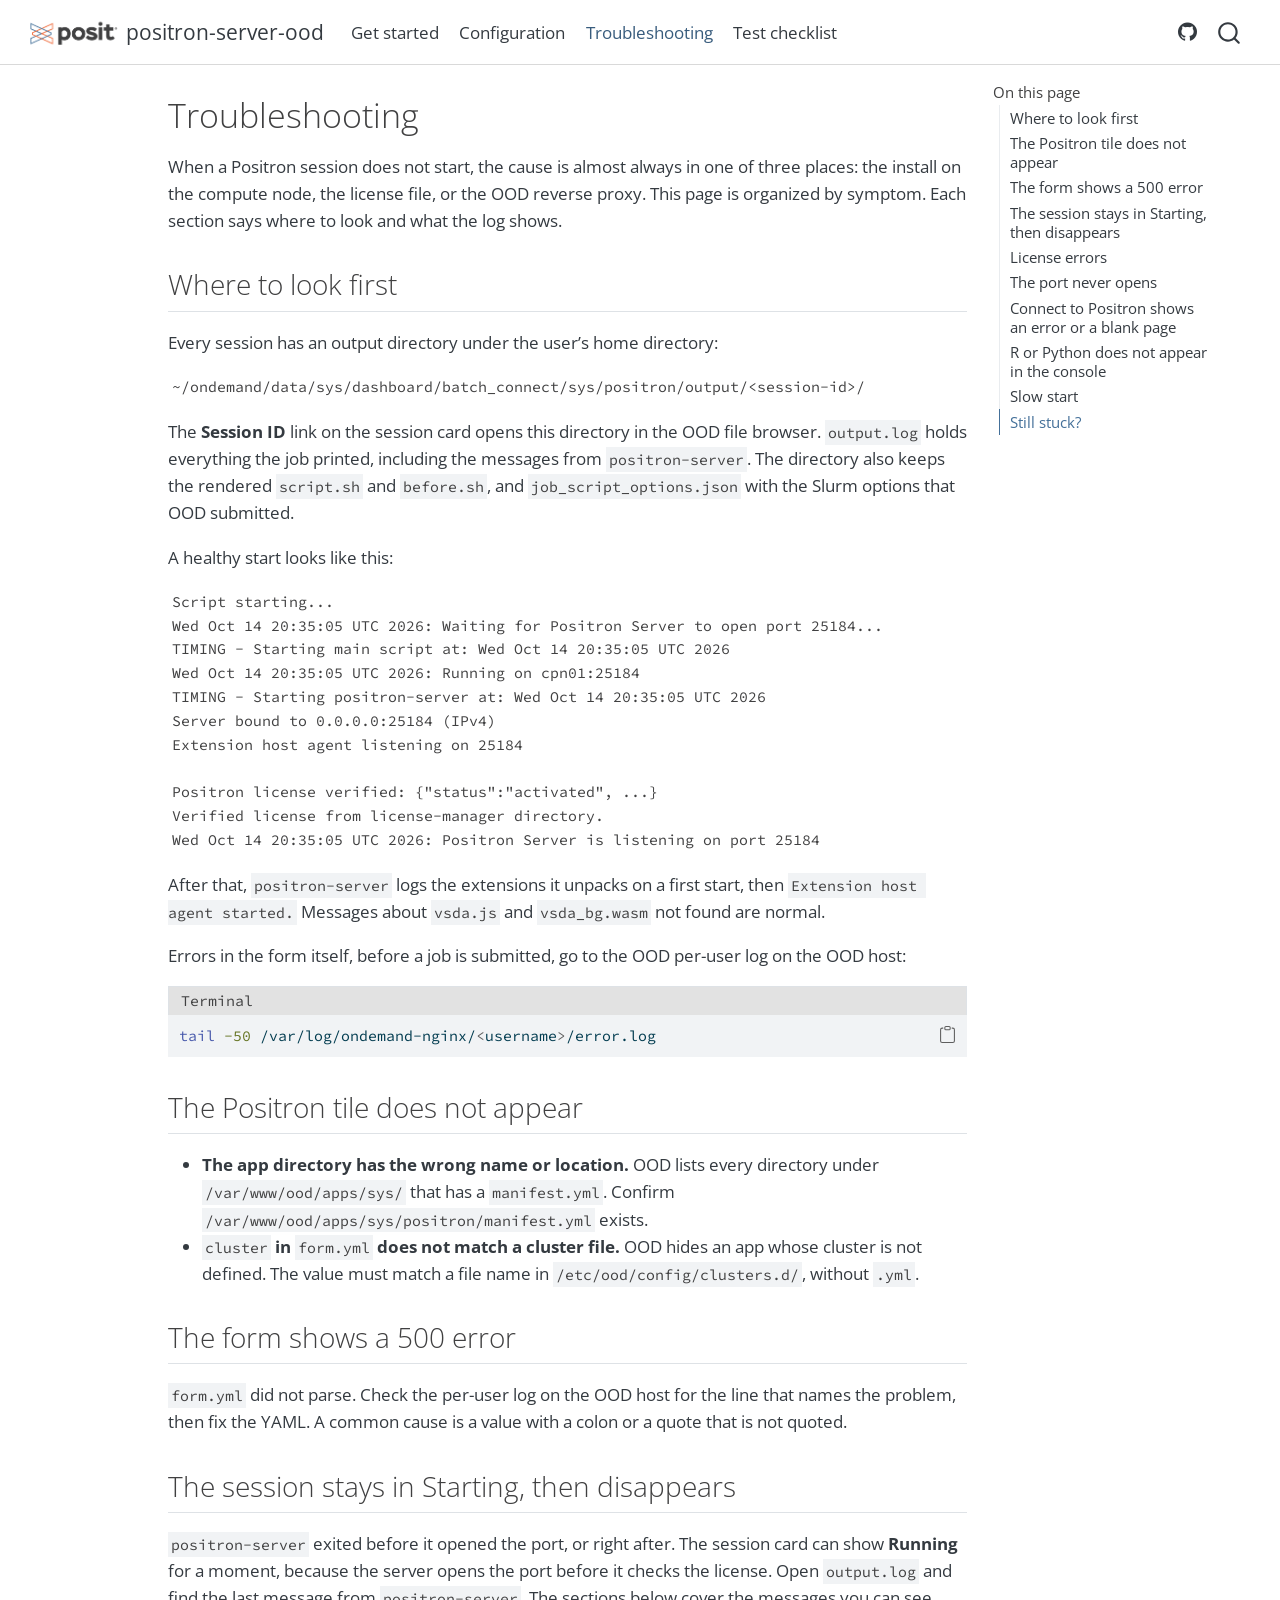
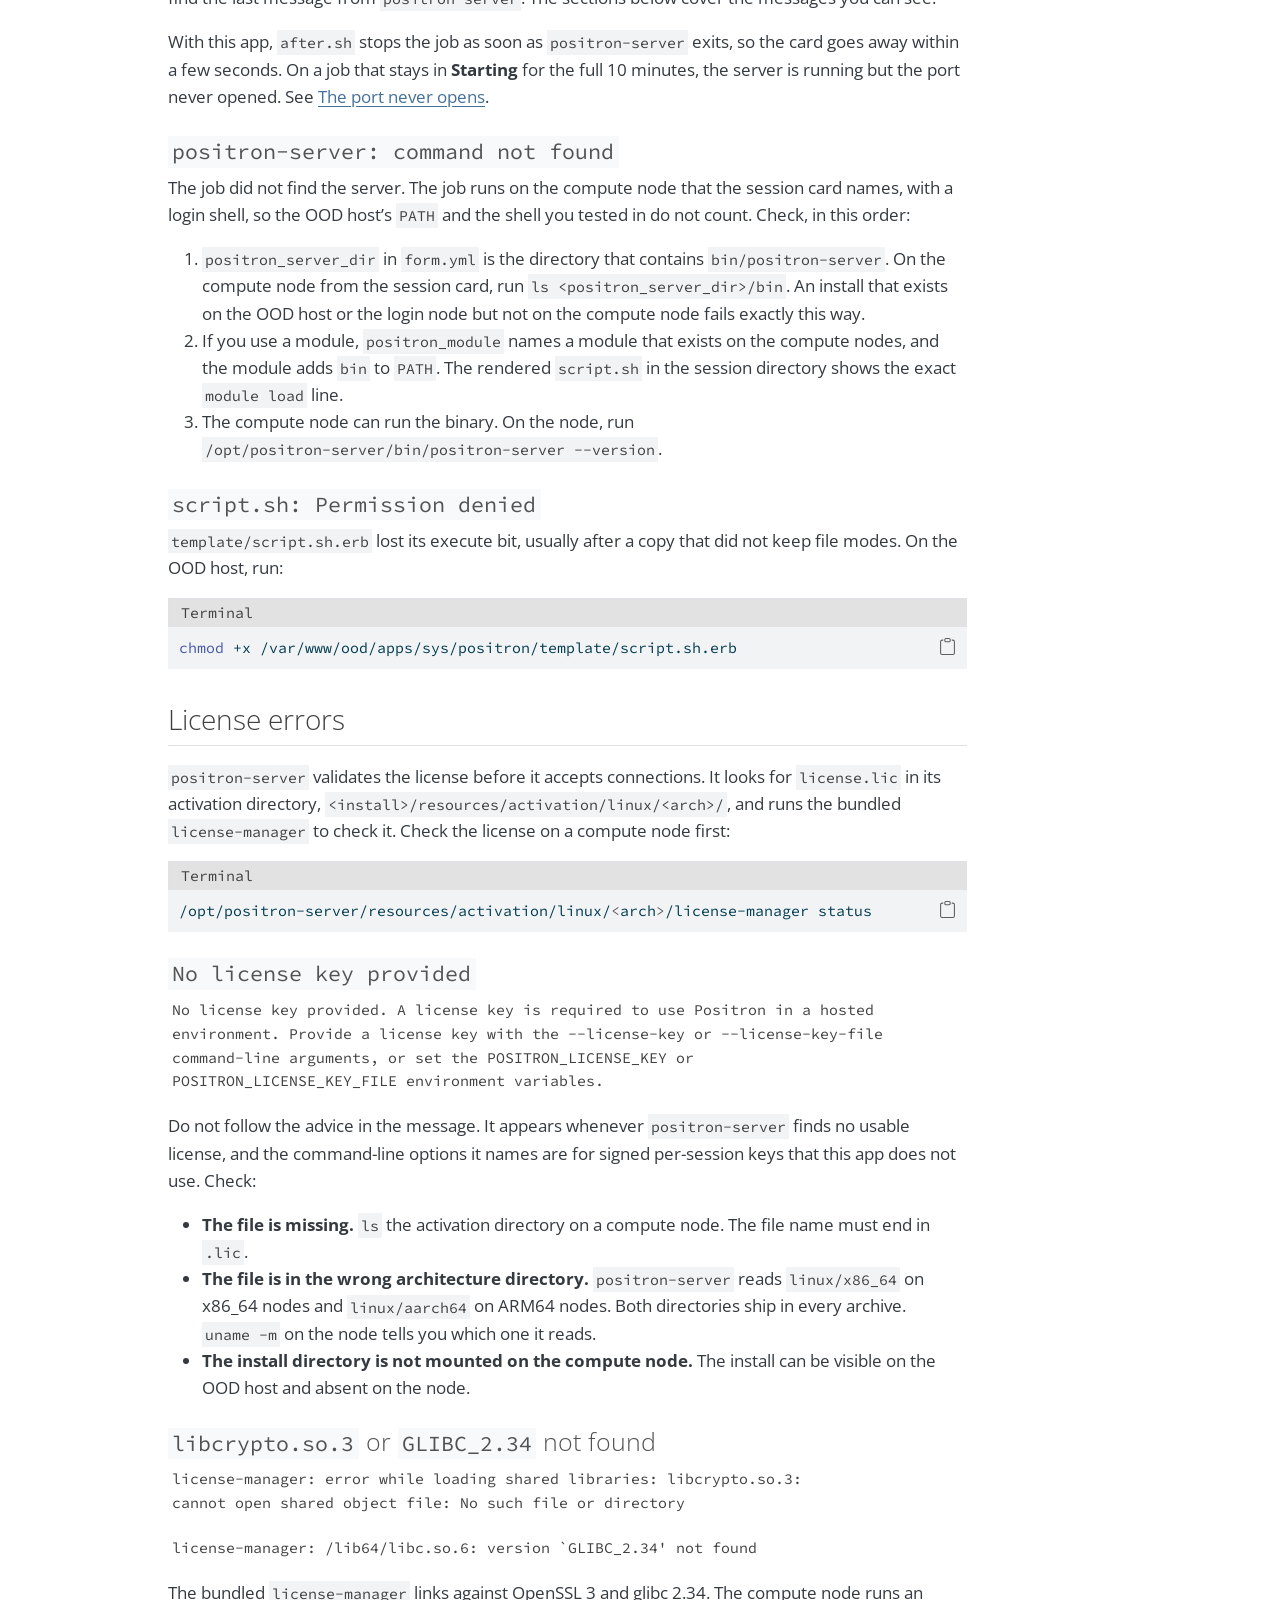
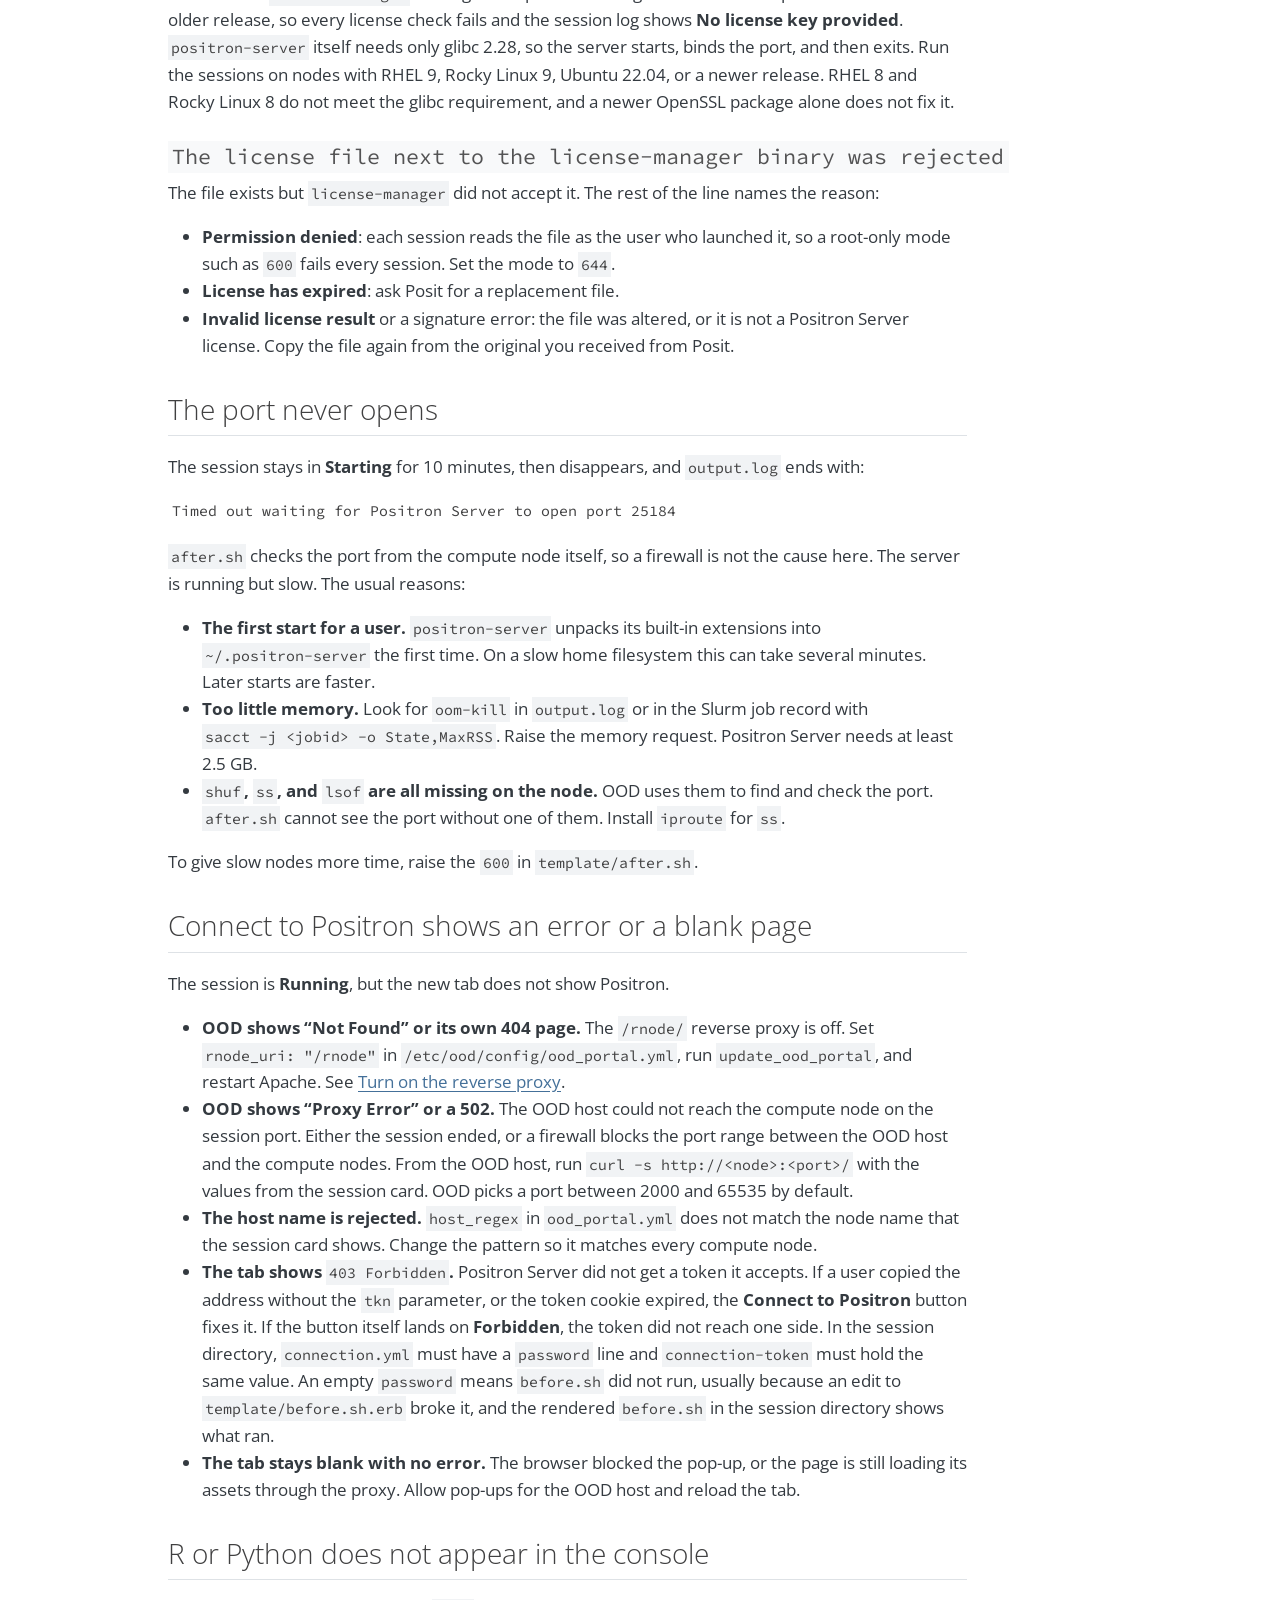
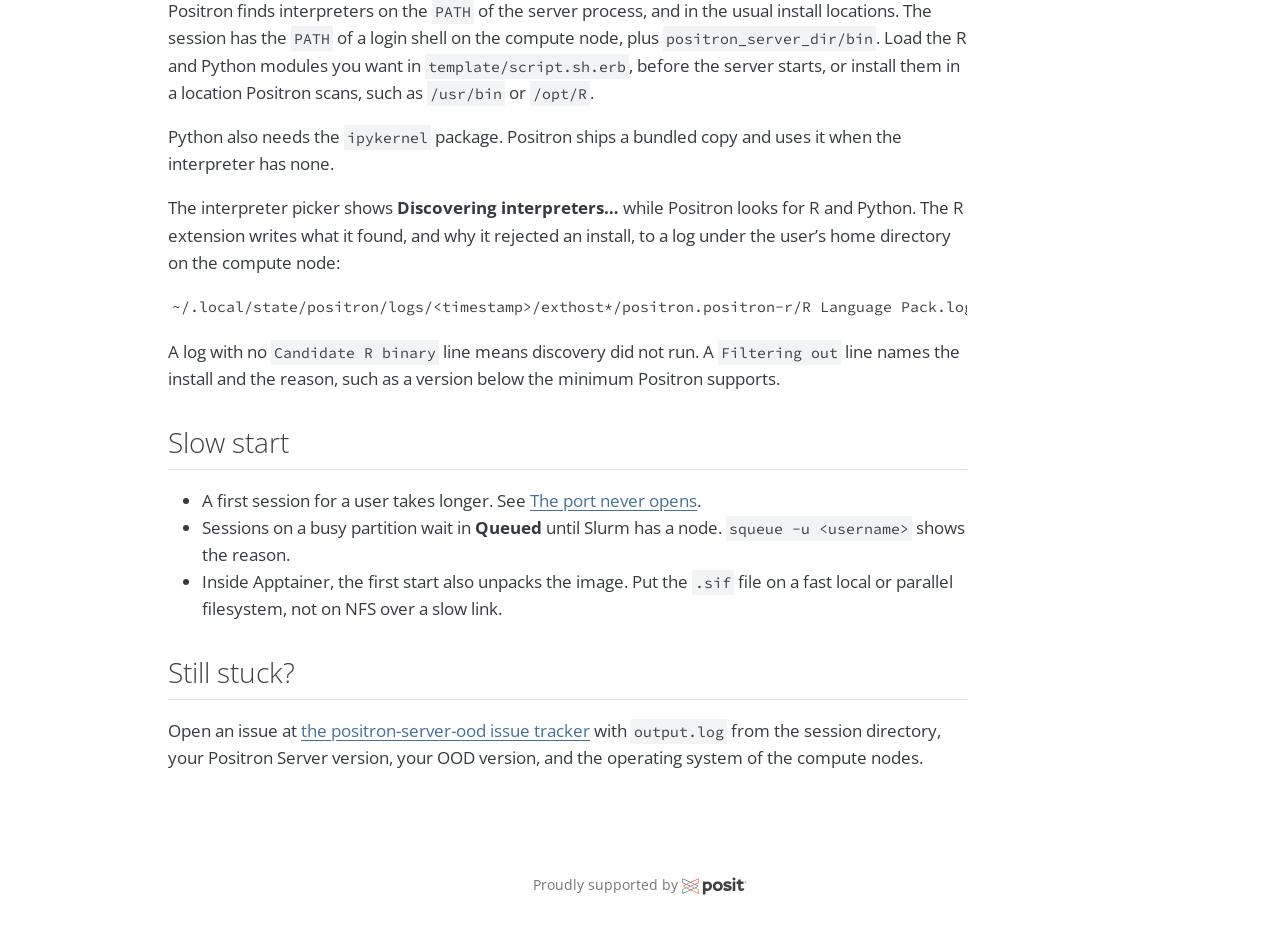
<file: troubleshooting.html>
<!DOCTYPE html>
<html xmlns="http://www.w3.org/1999/xhtml" lang="en" xml:lang="en"><head>

<meta charset="utf-8">
<meta name="generator" content="quarto-1.10.19">

<meta name="viewport" content="width=device-width, initial-scale=1.0, user-scalable=yes">


<title>Troubleshooting – positron-server-ood</title>
<style>
/* Default styles provided by pandoc.
** See https://pandoc.org/MANUAL.html#variables-for-html for config info.
*/
span.smallcaps{font-variant: small-caps;}
div.columns{display: flex; gap: 1.5em;}
div.column{flex: auto;}
@media screen {
div.columns{gap: min(4vw, 1.5em);}
div.column{overflow-x: auto;}
}
div.hanging-indent{margin-left: 1.5em; text-indent: -1.5em;}
ul.task-list{list-style: none;}
ul.task-list li input[type="checkbox"] {
  width: 0.8em;
  margin: 0 0.8em 0.2em -1em; /* quarto-specific, see https://github.com/quarto-dev/quarto-cli/issues/4556 */ 
  vertical-align: middle;
}
/* CSS for syntax highlighting */
html { -webkit-text-size-adjust: 100%; }
pre > code.sourceCode { white-space: pre; position: relative; }
pre > code.sourceCode > span { display: inline-block; line-height: 1.25; }
pre > code.sourceCode > span:empty { height: 1.2em; }
.sourceCode { overflow: visible; }
code.sourceCode > span { color: inherit; text-decoration: inherit; }
div.sourceCode { margin: 1em 0; }
pre.sourceCode { margin: 0; }
@media screen {
div.sourceCode { overflow: auto; }
}
@media print {
pre > code.sourceCode { white-space: pre-wrap; }
pre > code.sourceCode > span { text-indent: -5em; padding-left: 5em; }
}
pre.numberSource code
  { counter-reset: source-line 0; }
pre.numberSource code > span
  { position: relative; left: -4em; counter-increment: source-line; }
pre.numberSource code > span > a:first-child::before
  { content: counter(source-line);
    position: relative; left: -1em; text-align: right; vertical-align: baseline;
    border: none; display: inline-block;
    -webkit-touch-callout: none; -webkit-user-select: none;
    -khtml-user-select: none; -moz-user-select: none;
    -ms-user-select: none; user-select: none;
    padding: 0 4px; width: 4em;
  }
pre.numberSource { margin-left: 3em;  padding-left: 4px; }
div.sourceCode
  {   }
@media screen {
pre > code.sourceCode > span > a:first-child::before { text-decoration: underline; }
}
</style>


<script src="site_libs/quarto-nav/quarto-nav.js"></script>
<script src="site_libs/clipboard/clipboard.min.js"></script>
<script src="site_libs/quarto-search/autocomplete.umd.js"></script>
<script src="site_libs/quarto-search/fuse.min.js"></script>
<script src="site_libs/quarto-search/quarto-search.js"></script>
<meta name="quarto:offset" content="./">
<link href="./_brand/logos/posit-horiz-full-color.png" rel="icon" type="image/png">
<script src="site_libs/quarto-html/quarto.js" type="module"></script>
<script src="site_libs/quarto-html/tabsets/tabsets.js" type="module"></script>
<script src="site_libs/quarto-html/popper.min.js"></script>
<script src="site_libs/quarto-html/tippy.umd.min.js"></script>
<script src="site_libs/quarto-html/anchor.min.js"></script>
<link href="site_libs/quarto-html/tippy.css" rel="stylesheet">
<link href="site_libs/quarto-html/quarto-syntax-highlighting-cda858a997f762f21442baaf74cb975e.css" rel="stylesheet" class="quarto-color-scheme" id="quarto-text-highlighting-styles">
<link href="site_libs/quarto-html/quarto-syntax-highlighting-dark-cda858a997f762f21442baaf74cb975e.css" rel="stylesheet" class="quarto-color-scheme quarto-color-alternate" id="quarto-text-highlighting-styles">
<link href="site_libs/quarto-html/quarto-syntax-highlighting-cda858a997f762f21442baaf74cb975e.css" rel="stylesheet" class="quarto-color-scheme-extra" id="quarto-text-highlighting-styles">
<script src="site_libs/bootstrap/bootstrap.min.js"></script>
<link href="site_libs/bootstrap/bootstrap-icons.css" rel="stylesheet">
<link href="site_libs/bootstrap/bootstrap-b2fc79449713649001a4cddf0acdeabc.min.css" rel="stylesheet" append-hash="true" class="quarto-color-scheme" id="quarto-bootstrap" data-mode="light">
<link href="site_libs/bootstrap/bootstrap-dark-b2fc79449713649001a4cddf0acdeabc.min.css" rel="stylesheet" append-hash="true" class="quarto-color-scheme quarto-color-alternate" id="quarto-bootstrap" data-mode="light">
<link href="site_libs/bootstrap/bootstrap-b2fc79449713649001a4cddf0acdeabc.min.css" rel="stylesheet" append-hash="true" class="quarto-color-scheme-extra" id="quarto-bootstrap" data-mode="light">
<script id="quarto-search-options" type="application/json">{
  "location": "navbar",
  "copy-button": false,
  "collapse-after": 3,
  "panel-placement": "end",
  "type": "overlay",
  "limit": 50,
  "keyboard-shortcut": [
    "f",
    "/",
    "s"
  ],
  "show-item-context": false,
  "language": {
    "search-no-results-text": "No results",
    "search-matching-documents-text": "matching documents",
    "search-copy-link-title": "Copy link to search",
    "search-hide-matches-text": "Hide additional matches",
    "search-more-match-text": "more match in this document",
    "search-more-matches-text": "more matches in this document",
    "search-clear-button-title": "Clear",
    "search-text-placeholder": "",
    "search-detached-cancel-button-title": "Cancel",
    "search-submit-button-title": "Submit",
    "search-label": "Search"
  }
}</script>


</head>

<body class="nav-fixed quarto-light">

<div id="quarto-search-results"></div>
  <header id="quarto-header" class="headroom fixed-top">
    <nav class="navbar navbar-expand-lg " data-bs-theme="dark">
      <div class="navbar-container container-fluid">
      <div class="navbar-brand-container mx-auto">
    <a href="./index.html" class="navbar-brand navbar-brand-logo">
    <img src="./_brand/logos/posit-horiz-full-color.png" alt="Posit logo." class="navbar-logo light-content">
    <img src="./_brand/logos/posit-horiz-full-color.png" alt="Posit logo." class="navbar-logo dark-content">
    </a>
    <a class="navbar-brand" href="./index.html">
    <span class="navbar-title">positron-server-ood</span>
    </a>
  </div>
            <div id="quarto-search" class="" title="Search"></div>
          <button class="navbar-toggler" type="button" data-bs-toggle="collapse" data-bs-target="#navbarCollapse" aria-controls="navbarCollapse" role="menu" aria-expanded="false" aria-label="Toggle navigation" onclick="if (window.quartoToggleHeadroom) { window.quartoToggleHeadroom(); }">
  <span class="navbar-toggler-icon"></span>
</button>
          <div class="collapse navbar-collapse" id="navbarCollapse">
            <ul class="navbar-nav navbar-nav-scroll me-auto">
  <li class="nav-item">
    <a class="nav-link" href="./get_started.html"> 
<span class="menu-text">Get started</span></a>
  </li>  
  <li class="nav-item">
    <a class="nav-link" href="./configuration.html"> 
<span class="menu-text">Configuration</span></a>
  </li>  
  <li class="nav-item">
    <a class="nav-link active" href="./troubleshooting.html" aria-current="page"> 
<span class="menu-text">Troubleshooting</span></a>
  </li>  
  <li class="nav-item">
    <a class="nav-link" href="./test_checklist.html"> 
<span class="menu-text">Test checklist</span></a>
  </li>  
</ul>
            <ul class="navbar-nav navbar-nav-scroll ms-auto">
  <li class="nav-item compact">
    <a class="nav-link" href="https://github.com/posit-dev/positron-server-ood"> <i class="bi bi-github" role="img" aria-label="positron-server-ood GitHub">
</i> 
<span class="menu-text"></span></a>
  </li>  
</ul>
          </div> <!-- /navcollapse -->
            <div class="quarto-navbar-tools">
</div>
      </div> <!-- /container-fluid -->
    </nav>
</header>
<!-- content -->
<div id="quarto-content" class="quarto-container page-columns page-rows-contents page-layout-article page-navbar">
<!-- sidebar -->
<!-- margin-sidebar -->
    <div id="quarto-margin-sidebar" class="sidebar margin-sidebar">
        <nav id="TOC" role="doc-toc" class="toc-active">
    <h2 id="toc-title">On this page</h2>
   
  <ul>
  <li><a href="#where-to-look-first" id="toc-where-to-look-first" class="nav-link active" data-scroll-target="#where-to-look-first">Where to look first</a></li>
  <li><a href="#the-positron-tile-does-not-appear" id="toc-the-positron-tile-does-not-appear" class="nav-link" data-scroll-target="#the-positron-tile-does-not-appear">The Positron tile does not appear</a></li>
  <li><a href="#the-form-shows-a-500-error" id="toc-the-form-shows-a-500-error" class="nav-link" data-scroll-target="#the-form-shows-a-500-error">The form shows a 500 error</a></li>
  <li><a href="#the-session-stays-in-starting-then-disappears" id="toc-the-session-stays-in-starting-then-disappears" class="nav-link" data-scroll-target="#the-session-stays-in-starting-then-disappears">The session stays in Starting, then disappears</a>
  <ul class="collapse">
  <li><a href="#positron-server-command-not-found" id="toc-positron-server-command-not-found" class="nav-link" data-scroll-target="#positron-server-command-not-found"><code>positron-server: command not found</code></a></li>
  <li><a href="#script.sh-permission-denied" id="toc-script.sh-permission-denied" class="nav-link" data-scroll-target="#script.sh-permission-denied"><code>script.sh: Permission denied</code></a></li>
  </ul></li>
  <li><a href="#license-errors" id="toc-license-errors" class="nav-link" data-scroll-target="#license-errors">License errors</a>
  <ul class="collapse">
  <li><a href="#no-license-key-provided" id="toc-no-license-key-provided" class="nav-link" data-scroll-target="#no-license-key-provided"><code>No license key provided</code></a></li>
  <li><a href="#libcrypto.so.3-or-glibc_2.34-not-found" id="toc-libcrypto.so.3-or-glibc_2.34-not-found" class="nav-link" data-scroll-target="#libcrypto.so.3-or-glibc_2.34-not-found"><code>libcrypto.so.3</code> or <code>GLIBC_2.34</code> not found</a></li>
  <li><a href="#the-license-file-next-to-the-license-manager-binary-was-rejected" id="toc-the-license-file-next-to-the-license-manager-binary-was-rejected" class="nav-link" data-scroll-target="#the-license-file-next-to-the-license-manager-binary-was-rejected"><code>The license file next to the license-manager binary was rejected</code></a></li>
  </ul></li>
  <li><a href="#the-port-never-opens" id="toc-the-port-never-opens" class="nav-link" data-scroll-target="#the-port-never-opens">The port never opens</a></li>
  <li><a href="#connect-to-positron-shows-an-error-or-a-blank-page" id="toc-connect-to-positron-shows-an-error-or-a-blank-page" class="nav-link" data-scroll-target="#connect-to-positron-shows-an-error-or-a-blank-page">Connect to Positron shows an error or a blank page</a></li>
  <li><a href="#r-or-python-does-not-appear-in-the-console" id="toc-r-or-python-does-not-appear-in-the-console" class="nav-link" data-scroll-target="#r-or-python-does-not-appear-in-the-console">R or Python does not appear in the console</a></li>
  <li><a href="#slow-start" id="toc-slow-start" class="nav-link" data-scroll-target="#slow-start">Slow start</a></li>
  <li><a href="#still-stuck" id="toc-still-stuck" class="nav-link" data-scroll-target="#still-stuck">Still stuck?</a></li>
  </ul>
</nav>
    </div>
<!-- main -->
<main class="content" id="quarto-document-content">

<header id="title-block-header" class="quarto-title-block default">
<div class="quarto-title">
<h1 class="title">Troubleshooting</h1>
</div>



<div class="quarto-title-meta">

    
  
    
  </div>
  


</header>


<p>When a Positron session does not start, the cause is almost always in one of three places: the install on the compute node, the license file, or the OOD reverse proxy. This page is organized by symptom. Each section says where to look and what the log shows.</p>
<section id="where-to-look-first" class="level2">
<h2 class="anchored" data-anchor-id="where-to-look-first">Where to look first</h2>
<p>Every session has an output directory under the user’s home directory:</p>
<pre class="text"><code>~/ondemand/data/sys/dashboard/batch_connect/sys/positron/output/&lt;session-id&gt;/</code></pre>
<p>The <strong>Session ID</strong> link on the session card opens this directory in the OOD file browser. <code>output.log</code> holds everything the job printed, including the messages from <code>positron-server</code>. The directory also keeps the rendered <code>script.sh</code> and <code>before.sh</code>, and <code>job_script_options.json</code> with the Slurm options that OOD submitted.</p>
<p>A healthy start looks like this:</p>
<pre class="text"><code>Script starting...
Wed Oct 14 20:35:05 UTC 2026: Waiting for Positron Server to open port 25184...
TIMING - Starting main script at: Wed Oct 14 20:35:05 UTC 2026
Wed Oct 14 20:35:05 UTC 2026: Running on cpn01:25184
TIMING - Starting positron-server at: Wed Oct 14 20:35:05 UTC 2026
Server bound to 0.0.0.0:25184 (IPv4)
Extension host agent listening on 25184

Positron license verified: {"status":"activated", ...}
Verified license from license-manager directory.
Wed Oct 14 20:35:05 UTC 2026: Positron Server is listening on port 25184</code></pre>
<p>After that, <code>positron-server</code> logs the extensions it unpacks on a first start, then <code>Extension host agent started.</code> Messages about <code>vsda.js</code> and <code>vsda_bg.wasm</code> not found are normal.</p>
<p>Errors in the form itself, before a job is submitted, go to the OOD per-user log on the OOD host:</p>
<div class="code-with-filename">
<div class="code-with-filename-file">
<pre><strong>Terminal</strong></pre>
</div>
<div class="code-copy-outer-scaffold"><div class="sourceCode" id="cb3" data-filename="Terminal"><pre class="sourceCode bash code-with-copy"><code class="sourceCode bash"><span id="cb3-1"><a href="#cb3-1" aria-hidden="true" tabindex="-1"></a><span class="fu">tail</span> <span class="at">-50</span> /var/log/ondemand-nginx/<span class="op">&lt;</span>username<span class="op">&gt;</span>/error.log</span></code></pre></div><button title="Copy to Clipboard" class="code-copy-button"><i class="bi"></i></button></div>
</div>
</section>
<section id="the-positron-tile-does-not-appear" class="level2">
<h2 class="anchored" data-anchor-id="the-positron-tile-does-not-appear">The Positron tile does not appear</h2>
<ul>
<li><strong>The app directory has the wrong name or location.</strong> OOD lists every directory under <code>/var/www/ood/apps/sys/</code> that has a <code>manifest.yml</code>. Confirm <code>/var/www/ood/apps/sys/positron/manifest.yml</code> exists.</li>
<li><strong><code>cluster</code> in <code>form.yml</code> does not match a cluster file.</strong> OOD hides an app whose cluster is not defined. The value must match a file name in <code>/etc/ood/config/clusters.d/</code>, without <code>.yml</code>.</li>
</ul>
</section>
<section id="the-form-shows-a-500-error" class="level2">
<h2 class="anchored" data-anchor-id="the-form-shows-a-500-error">The form shows a 500 error</h2>
<p><code>form.yml</code> did not parse. Check the per-user log on the OOD host for the line that names the problem, then fix the YAML. A common cause is a value with a colon or a quote that is not quoted.</p>
</section>
<section id="the-session-stays-in-starting-then-disappears" class="level2">
<h2 class="anchored" data-anchor-id="the-session-stays-in-starting-then-disappears">The session stays in Starting, then disappears</h2>
<p><code>positron-server</code> exited before it opened the port, or right after. The session card can show <strong>Running</strong> for a moment, because the server opens the port before it checks the license. Open <code>output.log</code> and find the last message from <code>positron-server</code>. The sections below cover the messages you can see.</p>
<p>With this app, <code>after.sh</code> stops the job as soon as <code>positron-server</code> exits, so the card goes away within a few seconds. On a job that stays in <strong>Starting</strong> for the full 10 minutes, the server is running but the port never opened. See <a href="#the-port-never-opens">The port never opens</a>.</p>
<section id="positron-server-command-not-found" class="level3">
<h3 class="anchored" data-anchor-id="positron-server-command-not-found"><code>positron-server: command not found</code></h3>
<p>The job did not find the server. The job runs on the compute node that the session card names, with a login shell, so the OOD host’s <code>PATH</code> and the shell you tested in do not count. Check, in this order:</p>
<ol type="1">
<li><code>positron_server_dir</code> in <code>form.yml</code> is the directory that contains <code>bin/positron-server</code>. On the compute node from the session card, run <code>ls &lt;positron_server_dir&gt;/bin</code>. An install that exists on the OOD host or the login node but not on the compute node fails exactly this way.</li>
<li>If you use a module, <code>positron_module</code> names a module that exists on the compute nodes, and the module adds <code>bin</code> to <code>PATH</code>. The rendered <code>script.sh</code> in the session directory shows the exact <code>module load</code> line.</li>
<li>The compute node can run the binary. On the node, run <code>/opt/positron-server/bin/positron-server --version</code>.</li>
</ol>
</section>
<section id="script.sh-permission-denied" class="level3">
<h3 class="anchored" data-anchor-id="script.sh-permission-denied"><code>script.sh: Permission denied</code></h3>
<p><code>template/script.sh.erb</code> lost its execute bit, usually after a copy that did not keep file modes. On the OOD host, run:</p>
<div class="code-with-filename">
<div class="code-with-filename-file">
<pre><strong>Terminal</strong></pre>
</div>
<div class="code-copy-outer-scaffold"><div class="sourceCode" id="cb4" data-filename="Terminal"><pre class="sourceCode bash code-with-copy"><code class="sourceCode bash"><span id="cb4-1"><a href="#cb4-1" aria-hidden="true" tabindex="-1"></a><span class="fu">chmod</span> +x /var/www/ood/apps/sys/positron/template/script.sh.erb</span></code></pre></div><button title="Copy to Clipboard" class="code-copy-button"><i class="bi"></i></button></div>
</div>
</section>
</section>
<section id="license-errors" class="level2">
<h2 class="anchored" data-anchor-id="license-errors">License errors</h2>
<p><code>positron-server</code> validates the license before it accepts connections. It looks for <code>license.lic</code> in its activation directory, <code>&lt;install&gt;/resources/activation/linux/&lt;arch&gt;/</code>, and runs the bundled <code>license-manager</code> to check it. Check the license on a compute node first:</p>
<div class="code-with-filename">
<div class="code-with-filename-file">
<pre><strong>Terminal</strong></pre>
</div>
<div class="code-copy-outer-scaffold"><div class="sourceCode" id="cb5" data-filename="Terminal"><pre class="sourceCode bash code-with-copy"><code class="sourceCode bash"><span id="cb5-1"><a href="#cb5-1" aria-hidden="true" tabindex="-1"></a><span class="ex">/opt/positron-server/resources/activation/linux/</span><span class="op">&lt;</span>arch<span class="op">&gt;</span>/license-manager status</span></code></pre></div><button title="Copy to Clipboard" class="code-copy-button"><i class="bi"></i></button></div>
</div>
<section id="no-license-key-provided" class="level3">
<h3 class="anchored" data-anchor-id="no-license-key-provided"><code>No license key provided</code></h3>
<pre class="text"><code>No license key provided. A license key is required to use Positron in a hosted
environment. Provide a license key with the --license-key or --license-key-file
command-line arguments, or set the POSITRON_LICENSE_KEY or
POSITRON_LICENSE_KEY_FILE environment variables.</code></pre>
<p>Do not follow the advice in the message. It appears whenever <code>positron-server</code> finds no usable license, and the command-line options it names are for signed per-session keys that this app does not use. Check:</p>
<ul>
<li><strong>The file is missing.</strong> <code>ls</code> the activation directory on a compute node. The file name must end in <code>.lic</code>.</li>
<li><strong>The file is in the wrong architecture directory.</strong> <code>positron-server</code> reads <code>linux/x86_64</code> on x86_64 nodes and <code>linux/aarch64</code> on ARM64 nodes. Both directories ship in every archive. <code>uname -m</code> on the node tells you which one it reads.</li>
<li><strong>The install directory is not mounted on the compute node.</strong> The install can be visible on the OOD host and absent on the node.</li>
</ul>
</section>
<section id="libcrypto.so.3-or-glibc_2.34-not-found" class="level3">
<h3 class="anchored" data-anchor-id="libcrypto.so.3-or-glibc_2.34-not-found"><code>libcrypto.so.3</code> or <code>GLIBC_2.34</code> not found</h3>
<pre class="text"><code>license-manager: error while loading shared libraries: libcrypto.so.3:
cannot open shared object file: No such file or directory</code></pre>
<pre class="text"><code>license-manager: /lib64/libc.so.6: version `GLIBC_2.34' not found</code></pre>
<p>The bundled <code>license-manager</code> links against OpenSSL 3 and glibc 2.34. The compute node runs an older release, so every license check fails and the session log shows <strong>No license key provided</strong>. <code>positron-server</code> itself needs only glibc 2.28, so the server starts, binds the port, and then exits. Run the sessions on nodes with RHEL 9, Rocky Linux 9, Ubuntu 22.04, or a newer release. RHEL 8 and Rocky Linux 8 do not meet the glibc requirement, and a newer OpenSSL package alone does not fix it.</p>
</section>
<section id="the-license-file-next-to-the-license-manager-binary-was-rejected" class="level3">
<h3 class="anchored" data-anchor-id="the-license-file-next-to-the-license-manager-binary-was-rejected"><code>The license file next to the license-manager binary was rejected</code></h3>
<p>The file exists but <code>license-manager</code> did not accept it. The rest of the line names the reason:</p>
<ul>
<li><strong>Permission denied</strong>: each session reads the file as the user who launched it, so a root-only mode such as <code>600</code> fails every session. Set the mode to <code>644</code>.</li>
<li><strong>License has expired</strong>: ask Posit for a replacement file.</li>
<li><strong>Invalid license result</strong> or a signature error: the file was altered, or it is not a Positron Server license. Copy the file again from the original you received from Posit.</li>
</ul>
</section>
</section>
<section id="the-port-never-opens" class="level2">
<h2 class="anchored" data-anchor-id="the-port-never-opens">The port never opens</h2>
<p>The session stays in <strong>Starting</strong> for 10 minutes, then disappears, and <code>output.log</code> ends with:</p>
<pre class="text"><code>Timed out waiting for Positron Server to open port 25184</code></pre>
<p><code>after.sh</code> checks the port from the compute node itself, so a firewall is not the cause here. The server is running but slow. The usual reasons:</p>
<ul>
<li><strong>The first start for a user.</strong> <code>positron-server</code> unpacks its built-in extensions into <code>~/.positron-server</code> the first time. On a slow home filesystem this can take several minutes. Later starts are faster.</li>
<li><strong>Too little memory.</strong> Look for <code>oom-kill</code> in <code>output.log</code> or in the Slurm job record with <code>sacct -j &lt;jobid&gt; -o State,MaxRSS</code>. Raise the memory request. Positron Server needs at least 2.5 GB.</li>
<li><strong><code>shuf</code>, <code>ss</code>, and <code>lsof</code> are all missing on the node.</strong> OOD uses them to find and check the port. <code>after.sh</code> cannot see the port without one of them. Install <code>iproute</code> for <code>ss</code>.</li>
</ul>
<p>To give slow nodes more time, raise the <code>600</code> in <code>template/after.sh</code>.</p>
</section>
<section id="connect-to-positron-shows-an-error-or-a-blank-page" class="level2">
<h2 class="anchored" data-anchor-id="connect-to-positron-shows-an-error-or-a-blank-page">Connect to Positron shows an error or a blank page</h2>
<p>The session is <strong>Running</strong>, but the new tab does not show Positron.</p>
<ul>
<li><strong>OOD shows “Not Found” or its own 404 page.</strong> The <code>/rnode/</code> reverse proxy is off. Set <code>rnode_uri: "/rnode"</code> in <code>/etc/ood/config/ood_portal.yml</code>, run <code>update_ood_portal</code>, and restart Apache. See <a href="./get_started.html#turn-on-the-reverse-proxy">Turn on the reverse proxy</a>.</li>
<li><strong>OOD shows “Proxy Error” or a 502.</strong> The OOD host could not reach the compute node on the session port. Either the session ended, or a firewall blocks the port range between the OOD host and the compute nodes. From the OOD host, run <code>curl -s http://&lt;node&gt;:&lt;port&gt;/</code> with the values from the session card. OOD picks a port between 2000 and 65535 by default.</li>
<li><strong>The host name is rejected.</strong> <code>host_regex</code> in <code>ood_portal.yml</code> does not match the node name that the session card shows. Change the pattern so it matches every compute node.</li>
<li><strong>The tab shows <code>403 Forbidden</code>.</strong> Positron Server did not get a token it accepts. If a user copied the address without the <code>tkn</code> parameter, or the token cookie expired, the <strong>Connect to Positron</strong> button fixes it. If the button itself lands on <strong>Forbidden</strong>, the token did not reach one side. In the session directory, <code>connection.yml</code> must have a <code>password</code> line and <code>connection-token</code> must hold the same value. An empty <code>password</code> means <code>before.sh</code> did not run, usually because an edit to <code>template/before.sh.erb</code> broke it, and the rendered <code>before.sh</code> in the session directory shows what ran.</li>
<li><strong>The tab stays blank with no error.</strong> The browser blocked the pop-up, or the page is still loading its assets through the proxy. Allow pop-ups for the OOD host and reload the tab.</li>
</ul>
</section>
<section id="r-or-python-does-not-appear-in-the-console" class="level2">
<h2 class="anchored" data-anchor-id="r-or-python-does-not-appear-in-the-console">R or Python does not appear in the console</h2>
<p>Positron finds interpreters on the <code>PATH</code> of the server process, and in the usual install locations. The session has the <code>PATH</code> of a login shell on the compute node, plus <code>positron_server_dir/bin</code>. Load the R and Python modules you want in <code>template/script.sh.erb</code>, before the server starts, or install them in a location Positron scans, such as <code>/usr/bin</code> or <code>/opt/R</code>.</p>
<p>Python also needs the <code>ipykernel</code> package. Positron ships a bundled copy and uses it when the interpreter has none.</p>
<p>The interpreter picker shows <strong>Discovering interpreters…</strong> while Positron looks for R and Python. The R extension writes what it found, and why it rejected an install, to a log under the user’s home directory on the compute node:</p>
<pre class="text"><code>~/.local/state/positron/logs/&lt;timestamp&gt;/exthost*/positron.positron-r/R Language Pack.log</code></pre>
<p>A log with no <code>Candidate R binary</code> line means discovery did not run. A <code>Filtering out</code> line names the install and the reason, such as a version below the minimum Positron supports.</p>
</section>
<section id="slow-start" class="level2">
<h2 class="anchored" data-anchor-id="slow-start">Slow start</h2>
<ul>
<li>A first session for a user takes longer. See <a href="#the-port-never-opens">The port never opens</a>.</li>
<li>Sessions on a busy partition wait in <strong>Queued</strong> until Slurm has a node. <code>squeue -u &lt;username&gt;</code> shows the reason.</li>
<li>Inside Apptainer, the first start also unpacks the image. Put the <code>.sif</code> file on a fast local or parallel filesystem, not on NFS over a slow link.</li>
</ul>
</section>
<section id="still-stuck" class="level2">
<h2 class="anchored" data-anchor-id="still-stuck">Still stuck?</h2>
<p>Open an issue at <a href="https://github.com/posit-dev/positron-server-ood/issues">the positron-server-ood issue tracker</a> with <code>output.log</code> from the session directory, your Positron Server version, your OOD version, and the operating system of the compute nodes.</p>


</section>

</main> <!-- /main -->
<script id="quarto-html-after-body" type="application/javascript">
  window.document.addEventListener("DOMContentLoaded", function (event) {
    const icon = "";
    const anchorJS = new window.AnchorJS();
    anchorJS.options = {
      placement: 'right',
      icon: icon
    };
    anchorJS.add('.anchored');
    const isCodeAnnotation = (el) => {
      for (const clz of el.classList) {
        if (clz.startsWith('code-annotation-')) {                     
          return true;
        }
      }
      return false;
    }
    const onCopySuccess = function(e) {
      // button target
      const button = e.trigger;
      // don't keep focus
      button.blur();
      // flash "checked"
      button.classList.add('code-copy-button-checked');
      var currentTitle = button.getAttribute("title");
      button.setAttribute("title", "Copied!");
      let tooltip;
      if (window.bootstrap) {
        button.setAttribute("data-bs-toggle", "tooltip");
        button.setAttribute("data-bs-placement", "left");
        button.setAttribute("data-bs-title", "Copied!");
        tooltip = new bootstrap.Tooltip(button, 
          { trigger: "manual", 
            customClass: "code-copy-button-tooltip",
            offset: [0, -8]});
        tooltip.show();    
      }
      setTimeout(function() {
        if (tooltip) {
          tooltip.hide();
          button.removeAttribute("data-bs-title");
          button.removeAttribute("data-bs-toggle");
          button.removeAttribute("data-bs-placement");
        }
        button.setAttribute("title", currentTitle);
        button.classList.remove('code-copy-button-checked');
      }, 1000);
      // clear code selection
      e.clearSelection();
    }
    const getTextToCopy = function(trigger) {
      const outerScaffold = trigger.parentElement.cloneNode(true);
      const codeEl = outerScaffold.querySelector('code');
      for (const childEl of codeEl.children) {
        if (isCodeAnnotation(childEl)) {
          childEl.remove();
        }
      }
      return codeEl.innerText;
    }
    const clipboard = new window.ClipboardJS('.code-copy-button:not([data-in-quarto-modal])', {
      text: getTextToCopy
    });
    clipboard.on('success', onCopySuccess);
    if (window.document.getElementById('quarto-embedded-source-code-modal')) {
      const clipboardModal = new window.ClipboardJS('.code-copy-button[data-in-quarto-modal]', {
        text: getTextToCopy,
        container: window.document.getElementById('quarto-embedded-source-code-modal')
      });
      clipboardModal.on('success', onCopySuccess);
    }
      var localhostRegex = new RegExp(/^(?:http|https):\/\/localhost\:?[0-9]*\//);
      var mailtoRegex = new RegExp(/^mailto:/);
        var filterRegex = new RegExp('/' + window.location.host + '/');
      var isInternal = (href) => {
          return filterRegex.test(href) || localhostRegex.test(href) || mailtoRegex.test(href);
      }
      // Inspect non-navigation links and adorn them if external
     var links = window.document.querySelectorAll('a[href]:not(.nav-link):not(.navbar-brand):not(.toc-action):not(.sidebar-link):not(.sidebar-item-toggle):not(.pagination-link):not(.no-external):not([aria-hidden]):not(.dropdown-item):not(.quarto-navigation-tool):not(.about-link)');
      for (var i=0; i<links.length; i++) {
        const link = links[i];
        if (!isInternal(link.href)) {
          // undo the damage that might have been done by quarto-nav.js in the case of
          // links that we want to consider external
          if (link.dataset.originalHref !== undefined) {
            link.href = link.dataset.originalHref;
          }
        }
      }
    function tippyHover(el, contentFn, onTriggerFn, onUntriggerFn) {
      const config = {
        allowHTML: true,
        maxWidth: 500,
        delay: 100,
        arrow: false,
        appendTo: function(el) {
            return el.parentElement;
        },
        interactive: true,
        interactiveBorder: 10,
        theme: 'quarto',
        placement: 'bottom-start',
      };
      if (contentFn) {
        config.content = contentFn;
      }
      if (onTriggerFn) {
        config.onTrigger = onTriggerFn;
      }
      if (onUntriggerFn) {
        config.onUntrigger = onUntriggerFn;
      }
      window.tippy(el, config); 
    }
    const noterefs = window.document.querySelectorAll('a[role="doc-noteref"]');
    for (var i=0; i<noterefs.length; i++) {
      const ref = noterefs[i];
      tippyHover(ref, function() {
        // use id or data attribute instead here
        let href = ref.getAttribute('data-footnote-href') || ref.getAttribute('href');
        try { href = new URL(href).hash; } catch {}
        const id = href.replace(/^#\/?/, "");
        const note = window.document.getElementById(id);
        if (note) {
          return note.innerHTML;
        } else {
          return "";
        }
      });
    }
    const xrefs = window.document.querySelectorAll('a.quarto-xref');
    const processXRef = (id, note) => {
      // Strip column container classes
      const stripColumnClz = (el) => {
        el.classList.remove("page-full", "page-columns");
        if (el.children) {
          for (const child of el.children) {
            stripColumnClz(child);
          }
        }
      }
      stripColumnClz(note)
      if (id === null || id.startsWith('sec-')) {
        // Special case sections, only their first couple elements
        const container = document.createElement("div");
        if (note.children && note.children.length > 2) {
          container.appendChild(note.children[0].cloneNode(true));
          for (let i = 1; i < note.children.length; i++) {
            const child = note.children[i];
            if (child.tagName === "P" && child.innerText === "") {
              continue;
            } else {
              container.appendChild(child.cloneNode(true));
              break;
            }
          }
          if (window.Quarto?.typesetMath) {
            window.Quarto.typesetMath(container);
          }
          return container.innerHTML
        } else {
          if (window.Quarto?.typesetMath) {
            window.Quarto.typesetMath(note);
          }
          return note.innerHTML;
        }
      } else {
        // Remove any anchor links if they are present
        const anchorLink = note.querySelector('a.anchorjs-link');
        if (anchorLink) {
          anchorLink.remove();
        }
        if (window.Quarto?.typesetMath) {
          window.Quarto.typesetMath(note);
        }
        if (note.classList.contains("callout")) {
          return note.outerHTML;
        } else {
          return note.innerHTML;
        }
      }
    }
    for (var i=0; i<xrefs.length; i++) {
      const xref = xrefs[i];
      tippyHover(xref, undefined, function(instance) {
        instance.disable();
        let url = xref.getAttribute('href');
        let hash = undefined; 
        if (url.startsWith('#')) {
          hash = url;
        } else {
          try { hash = new URL(url).hash; } catch {}
        }
        if (hash) {
          const id = hash.replace(/^#\/?/, "");
          const note = window.document.getElementById(id);
          if (note !== null) {
            try {
              const html = processXRef(id, note.cloneNode(true));
              instance.setContent(html);
            } finally {
              instance.enable();
              instance.show();
            }
          } else {
            // See if we can fetch this
            fetch(url.split('#')[0])
            .then(res => res.text())
            .then(html => {
              const parser = new DOMParser();
              const htmlDoc = parser.parseFromString(html, "text/html");
              const note = htmlDoc.getElementById(id);
              if (note !== null) {
                const html = processXRef(id, note);
                instance.setContent(html);
              } 
            }).finally(() => {
              instance.enable();
              instance.show();
            });
          }
        } else {
          // See if we can fetch a full url (with no hash to target)
          // This is a special case and we should probably do some content thinning / targeting
          fetch(url)
          .then(res => res.text())
          .then(html => {
            const parser = new DOMParser();
            const htmlDoc = parser.parseFromString(html, "text/html");
            const note = htmlDoc.querySelector('main.content');
            if (note !== null) {
              // This should only happen for chapter cross references
              // (since there is no id in the URL)
              // remove the first header
              if (note.children.length > 0 && note.children[0].tagName === "HEADER") {
                note.children[0].remove();
              }
              const html = processXRef(null, note);
              instance.setContent(html);
            } 
          }).finally(() => {
            instance.enable();
            instance.show();
          });
        }
      }, function(instance) {
      });
    }
        let selectedAnnoteEl;
        const selectorForAnnotation = ( cell, annotation) => {
          let cellAttr = 'data-code-cell="' + cell + '"';
          let lineAttr = 'data-code-annotation="' +  annotation + '"';
          const selector = 'span[' + cellAttr + '][' + lineAttr + ']';
          return selector;
        }
        const selectCodeLines = (annoteEl) => {
          const doc = window.document;
          const targetCell = annoteEl.getAttribute("data-target-cell");
          const targetAnnotation = annoteEl.getAttribute("data-target-annotation");
          const annoteSpan = window.document.querySelector(selectorForAnnotation(targetCell, targetAnnotation));
          const lines = annoteSpan.getAttribute("data-code-lines").split(",");
          const lineIds = lines.map((line) => {
            return targetCell + "-" + line;
          })
          let top = null;
          let height = null;
          let parent = null;
          if (lineIds.length > 0) {
              //compute the position of the single el (top and bottom and make a div)
              const el = window.document.getElementById(lineIds[0]);
              top = el.offsetTop;
              height = el.offsetHeight;
              parent = el.parentElement.parentElement;
            if (lineIds.length > 1) {
              const lastEl = window.document.getElementById(lineIds[lineIds.length - 1]);
              const bottom = lastEl.offsetTop + lastEl.offsetHeight;
              height = bottom - top;
            }
            if (top !== null && height !== null && parent !== null) {
              // cook up a div (if necessary) and position it 
              let div = window.document.getElementById("code-annotation-line-highlight");
              if (div === null) {
                div = window.document.createElement("div");
                div.setAttribute("id", "code-annotation-line-highlight");
                div.style.position = 'absolute';
                parent.appendChild(div);
              }
              div.style.top = top - 2 + "px";
              div.style.height = height + 4 + "px";
              div.style.left = 0;
              let gutterDiv = window.document.getElementById("code-annotation-line-highlight-gutter");
              if (gutterDiv === null) {
                gutterDiv = window.document.createElement("div");
                gutterDiv.setAttribute("id", "code-annotation-line-highlight-gutter");
                gutterDiv.style.position = 'absolute';
                const codeCell = window.document.getElementById(targetCell);
                const gutter = codeCell.querySelector('.code-annotation-gutter');
                gutter.appendChild(gutterDiv);
              }
              gutterDiv.style.top = top - 2 + "px";
              gutterDiv.style.height = height + 4 + "px";
            }
            selectedAnnoteEl = annoteEl;
          }
        };
        const unselectCodeLines = () => {
          const elementsIds = ["code-annotation-line-highlight", "code-annotation-line-highlight-gutter"];
          elementsIds.forEach((elId) => {
            const div = window.document.getElementById(elId);
            if (div) {
              div.remove();
            }
          });
          selectedAnnoteEl = undefined;
        };
          // Handle positioning of the toggle
      window.addEventListener(
        "resize",
        throttle(() => {
          elRect = undefined;
          if (selectedAnnoteEl) {
            selectCodeLines(selectedAnnoteEl);
          }
        }, 10)
      );
      function throttle(fn, ms) {
      let throttle = false;
      let timer;
        return (...args) => {
          if(!throttle) { // first call gets through
              fn.apply(this, args);
              throttle = true;
          } else { // all the others get throttled
              if(timer) clearTimeout(timer); // cancel #2
              timer = setTimeout(() => {
                fn.apply(this, args);
                timer = throttle = false;
              }, ms);
          }
        };
      }
        // Attach click handler to the DT
        const annoteDls = window.document.querySelectorAll('dt[data-target-cell]');
        for (const annoteDlNode of annoteDls) {
          annoteDlNode.addEventListener('click', (event) => {
            const clickedEl = event.target;
            if (clickedEl !== selectedAnnoteEl) {
              unselectCodeLines();
              const activeEl = window.document.querySelector('dt[data-target-cell].code-annotation-active');
              if (activeEl) {
                activeEl.classList.remove('code-annotation-active');
              }
              selectCodeLines(clickedEl);
              clickedEl.classList.add('code-annotation-active');
            } else {
              // Unselect the line
              unselectCodeLines();
              clickedEl.classList.remove('code-annotation-active');
            }
          });
        }
    const findCites = (el) => {
      const parentEl = el.parentElement;
      if (parentEl) {
        const cites = parentEl.dataset.cites;
        if (cites) {
          return {
            el,
            cites: cites.split(' ')
          };
        } else {
          return findCites(el.parentElement)
        }
      } else {
        return undefined;
      }
    };
    var bibliorefs = window.document.querySelectorAll('a[role="doc-biblioref"]');
    for (var i=0; i<bibliorefs.length; i++) {
      const ref = bibliorefs[i];
      const citeInfo = findCites(ref);
      if (citeInfo) {
        tippyHover(citeInfo.el, function() {
          var popup = window.document.createElement('div');
          citeInfo.cites.forEach(function(cite) {
            var citeDiv = window.document.createElement('div');
            citeDiv.classList.add('hanging-indent');
            citeDiv.classList.add('csl-entry');
            var biblioDiv = window.document.getElementById('ref-' + cite);
            if (biblioDiv) {
              citeDiv.innerHTML = biblioDiv.innerHTML;
            }
            popup.appendChild(citeDiv);
          });
          return popup.innerHTML;
        });
      }
    }
  });
  </script>
</div> <!-- /content -->
<footer class="footer">
  <div class="nav-footer">
    <div class="nav-footer-left">
      &nbsp;
    </div>   
    <div class="nav-footer-center">
<p>Proudly supported by <a href="https://posit.co/"><img src="images/posit-logo.svg" class="img-fluid" alt="Posit PBC" width="65"></a></p>
</div>
    <div class="nav-footer-right">
      &nbsp;
    </div>
  </div>
</footer>




</body></html>
</file>
<file: site_libs/quarto-html/tippy.css>
.tippy-box[data-animation=fade][data-state=hidden]{opacity:0}[data-tippy-root]{max-width:calc(100vw - 10px)}.tippy-box{position:relative;background-color:#333;color:#fff;border-radius:4px;font-size:14px;line-height:1.4;white-space:normal;outline:0;transition-property:transform,visibility,opacity}.tippy-box[data-placement^=top]>.tippy-arrow{bottom:0}.tippy-box[data-placement^=top]>.tippy-arrow:before{bottom:-7px;left:0;border-width:8px 8px 0;border-top-color:initial;transform-origin:center top}.tippy-box[data-placement^=bottom]>.tippy-arrow{top:0}.tippy-box[data-placement^=bottom]>.tippy-arrow:before{top:-7px;left:0;border-width:0 8px 8px;border-bottom-color:initial;transform-origin:center bottom}.tippy-box[data-placement^=left]>.tippy-arrow{right:0}.tippy-box[data-placement^=left]>.tippy-arrow:before{border-width:8px 0 8px 8px;border-left-color:initial;right:-7px;transform-origin:center left}.tippy-box[data-placement^=right]>.tippy-arrow{left:0}.tippy-box[data-placement^=right]>.tippy-arrow:before{left:-7px;border-width:8px 8px 8px 0;border-right-color:initial;transform-origin:center right}.tippy-box[data-inertia][data-state=visible]{transition-timing-function:cubic-bezier(.54,1.5,.38,1.11)}.tippy-arrow{width:16px;height:16px;color:#333}.tippy-arrow:before{content:"";position:absolute;border-color:transparent;border-style:solid}.tippy-content{position:relative;padding:5px 9px;z-index:1}
</file>
<file: site_libs/quarto-html/quarto-syntax-highlighting-cda858a997f762f21442baaf74cb975e.css>
/* quarto syntax highlight colors */
:root {
  --quarto-hl-ot-color: #003B4F;
  --quarto-hl-at-color: #657422;
  --quarto-hl-ss-color: #20794D;
  --quarto-hl-an-color: #5E5E5E;
  --quarto-hl-fu-color: #4758AB;
  --quarto-hl-st-color: #20794D;
  --quarto-hl-cf-color: #003B4F;
  --quarto-hl-op-color: #5E5E5E;
  --quarto-hl-er-color: #AD0000;
  --quarto-hl-bn-color: #AD0000;
  --quarto-hl-al-color: #AD0000;
  --quarto-hl-va-color: #111111;
  --quarto-hl-bu-color: inherit;
  --quarto-hl-ex-color: inherit;
  --quarto-hl-pp-color: #AD0000;
  --quarto-hl-in-color: #5E5E5E;
  --quarto-hl-vs-color: #20794D;
  --quarto-hl-wa-color: #5E5E5E;
  --quarto-hl-do-color: #5E5E5E;
  --quarto-hl-im-color: #00769E;
  --quarto-hl-ch-color: #20794D;
  --quarto-hl-dt-color: #AD0000;
  --quarto-hl-fl-color: #AD0000;
  --quarto-hl-co-color: #5E5E5E;
  --quarto-hl-cv-color: #5E5E5E;
  --quarto-hl-cn-color: #8f5902;
  --quarto-hl-sc-color: #5E5E5E;
  --quarto-hl-dv-color: #AD0000;
  --quarto-hl-kw-color: #003B4F;
}

/* other quarto variables */
:root {
  --quarto-font-monospace: Source Code Pro;
}

/* syntax highlight based on Pandoc's rules */
pre > code.sourceCode > span {
  color: #003B4F;
}

code.sourceCode > span {
  color: #003B4F;
}

div.sourceCode,
div.sourceCode pre.sourceCode {
  color: #003B4F;
}

/* Normal */
code span {
  color: #003B4F;
}

/* Alert */
code span.al {
  color: #AD0000;
  font-style: inherit;
}

/* Annotation */
code span.an {
  color: #5E5E5E;
  font-style: inherit;
}

/* Attribute */
code span.at {
  color: #657422;
  font-style: inherit;
}

/* BaseN */
code span.bn {
  color: #AD0000;
  font-style: inherit;
}

/* BuiltIn */
code span.bu {
  font-style: inherit;
}

/* ControlFlow */
code span.cf {
  color: #003B4F;
  font-weight: bold;
  font-style: inherit;
}

/* Char */
code span.ch {
  color: #20794D;
  font-style: inherit;
}

/* Constant */
code span.cn {
  color: #8f5902;
  font-style: inherit;
}

/* Comment */
code span.co {
  color: #5E5E5E;
  font-style: inherit;
}

/* CommentVar */
code span.cv {
  color: #5E5E5E;
  font-style: italic;
}

/* Documentation */
code span.do {
  color: #5E5E5E;
  font-style: italic;
}

/* DataType */
code span.dt {
  color: #AD0000;
  font-style: inherit;
}

/* DecVal */
code span.dv {
  color: #AD0000;
  font-style: inherit;
}

/* Error */
code span.er {
  color: #AD0000;
  font-style: inherit;
}

/* Extension */
code span.ex {
  font-style: inherit;
}

/* Float */
code span.fl {
  color: #AD0000;
  font-style: inherit;
}

/* Function */
code span.fu {
  color: #4758AB;
  font-style: inherit;
}

/* Import */
code span.im {
  color: #00769E;
  font-style: inherit;
}

/* Information */
code span.in {
  color: #5E5E5E;
  font-style: inherit;
}

/* Keyword */
code span.kw {
  color: #003B4F;
  font-weight: bold;
  font-style: inherit;
}

/* Operator */
code span.op {
  color: #5E5E5E;
  font-style: inherit;
}

/* Other */
code span.ot {
  color: #003B4F;
  font-style: inherit;
}

/* Preprocessor */
code span.pp {
  color: #AD0000;
  font-style: inherit;
}

/* SpecialChar */
code span.sc {
  color: #5E5E5E;
  font-style: inherit;
}

/* SpecialString */
code span.ss {
  color: #20794D;
  font-style: inherit;
}

/* String */
code span.st {
  color: #20794D;
  font-style: inherit;
}

/* Variable */
code span.va {
  color: #111111;
  font-style: inherit;
}

/* VerbatimString */
code span.vs {
  color: #20794D;
  font-style: inherit;
}

/* Warning */
code span.wa {
  color: #5E5E5E;
  font-style: italic;
}

.prevent-inlining {
  content: "</";
}

/*# sourceMappingURL=4c5e379421144c18b54c32f84034b509.css.map */
</file>
<file: site_libs/quarto-html/quarto-syntax-highlighting-dark-cda858a997f762f21442baaf74cb975e.css>
/* quarto syntax highlight colors */
:root {
  --quarto-hl-ot-color: #003B4F;
  --quarto-hl-at-color: #657422;
  --quarto-hl-ss-color: #20794D;
  --quarto-hl-an-color: #5E5E5E;
  --quarto-hl-fu-color: #4758AB;
  --quarto-hl-st-color: #20794D;
  --quarto-hl-cf-color: #003B4F;
  --quarto-hl-op-color: #5E5E5E;
  --quarto-hl-er-color: #AD0000;
  --quarto-hl-bn-color: #AD0000;
  --quarto-hl-al-color: #AD0000;
  --quarto-hl-va-color: #111111;
  --quarto-hl-bu-color: inherit;
  --quarto-hl-ex-color: inherit;
  --quarto-hl-pp-color: #AD0000;
  --quarto-hl-in-color: #5E5E5E;
  --quarto-hl-vs-color: #20794D;
  --quarto-hl-wa-color: #5E5E5E;
  --quarto-hl-do-color: #5E5E5E;
  --quarto-hl-im-color: #00769E;
  --quarto-hl-ch-color: #20794D;
  --quarto-hl-dt-color: #AD0000;
  --quarto-hl-fl-color: #AD0000;
  --quarto-hl-co-color: #5E5E5E;
  --quarto-hl-cv-color: #5E5E5E;
  --quarto-hl-cn-color: #8f5902;
  --quarto-hl-sc-color: #5E5E5E;
  --quarto-hl-dv-color: #AD0000;
  --quarto-hl-kw-color: #003B4F;
}

/* other quarto variables */
:root {
  --quarto-font-monospace: Source Code Pro;
}

/* syntax highlight based on Pandoc's rules */
pre > code.sourceCode > span {
  color: #003B4F;
}

code.sourceCode > span {
  color: #003B4F;
}

div.sourceCode,
div.sourceCode pre.sourceCode {
  color: #003B4F;
}

/* Normal */
code span {
  color: #003B4F;
}

/* Alert */
code span.al {
  color: #AD0000;
  font-style: inherit;
}

/* Annotation */
code span.an {
  color: #5E5E5E;
  font-style: inherit;
}

/* Attribute */
code span.at {
  color: #657422;
  font-style: inherit;
}

/* BaseN */
code span.bn {
  color: #AD0000;
  font-style: inherit;
}

/* BuiltIn */
code span.bu {
  font-style: inherit;
}

/* ControlFlow */
code span.cf {
  color: #003B4F;
  font-weight: bold;
  font-style: inherit;
}

/* Char */
code span.ch {
  color: #20794D;
  font-style: inherit;
}

/* Constant */
code span.cn {
  color: #8f5902;
  font-style: inherit;
}

/* Comment */
code span.co {
  color: #5E5E5E;
  font-style: inherit;
}

/* CommentVar */
code span.cv {
  color: #5E5E5E;
  font-style: italic;
}

/* Documentation */
code span.do {
  color: #5E5E5E;
  font-style: italic;
}

/* DataType */
code span.dt {
  color: #AD0000;
  font-style: inherit;
}

/* DecVal */
code span.dv {
  color: #AD0000;
  font-style: inherit;
}

/* Error */
code span.er {
  color: #AD0000;
  font-style: inherit;
}

/* Extension */
code span.ex {
  font-style: inherit;
}

/* Float */
code span.fl {
  color: #AD0000;
  font-style: inherit;
}

/* Function */
code span.fu {
  color: #4758AB;
  font-style: inherit;
}

/* Import */
code span.im {
  color: #00769E;
  font-style: inherit;
}

/* Information */
code span.in {
  color: #5E5E5E;
  font-style: inherit;
}

/* Keyword */
code span.kw {
  color: #003B4F;
  font-weight: bold;
  font-style: inherit;
}

/* Operator */
code span.op {
  color: #5E5E5E;
  font-style: inherit;
}

/* Other */
code span.ot {
  color: #003B4F;
  font-style: inherit;
}

/* Preprocessor */
code span.pp {
  color: #AD0000;
  font-style: inherit;
}

/* SpecialChar */
code span.sc {
  color: #5E5E5E;
  font-style: inherit;
}

/* SpecialString */
code span.ss {
  color: #20794D;
  font-style: inherit;
}

/* String */
code span.st {
  color: #20794D;
  font-style: inherit;
}

/* Variable */
code span.va {
  color: #111111;
  font-style: inherit;
}

/* VerbatimString */
code span.vs {
  color: #20794D;
  font-style: inherit;
}

/* Warning */
code span.wa {
  color: #5E5E5E;
  font-style: italic;
}

.prevent-inlining {
  content: "</";
}

/*# sourceMappingURL=4c5e379421144c18b54c32f84034b509.css.map */
</file>
